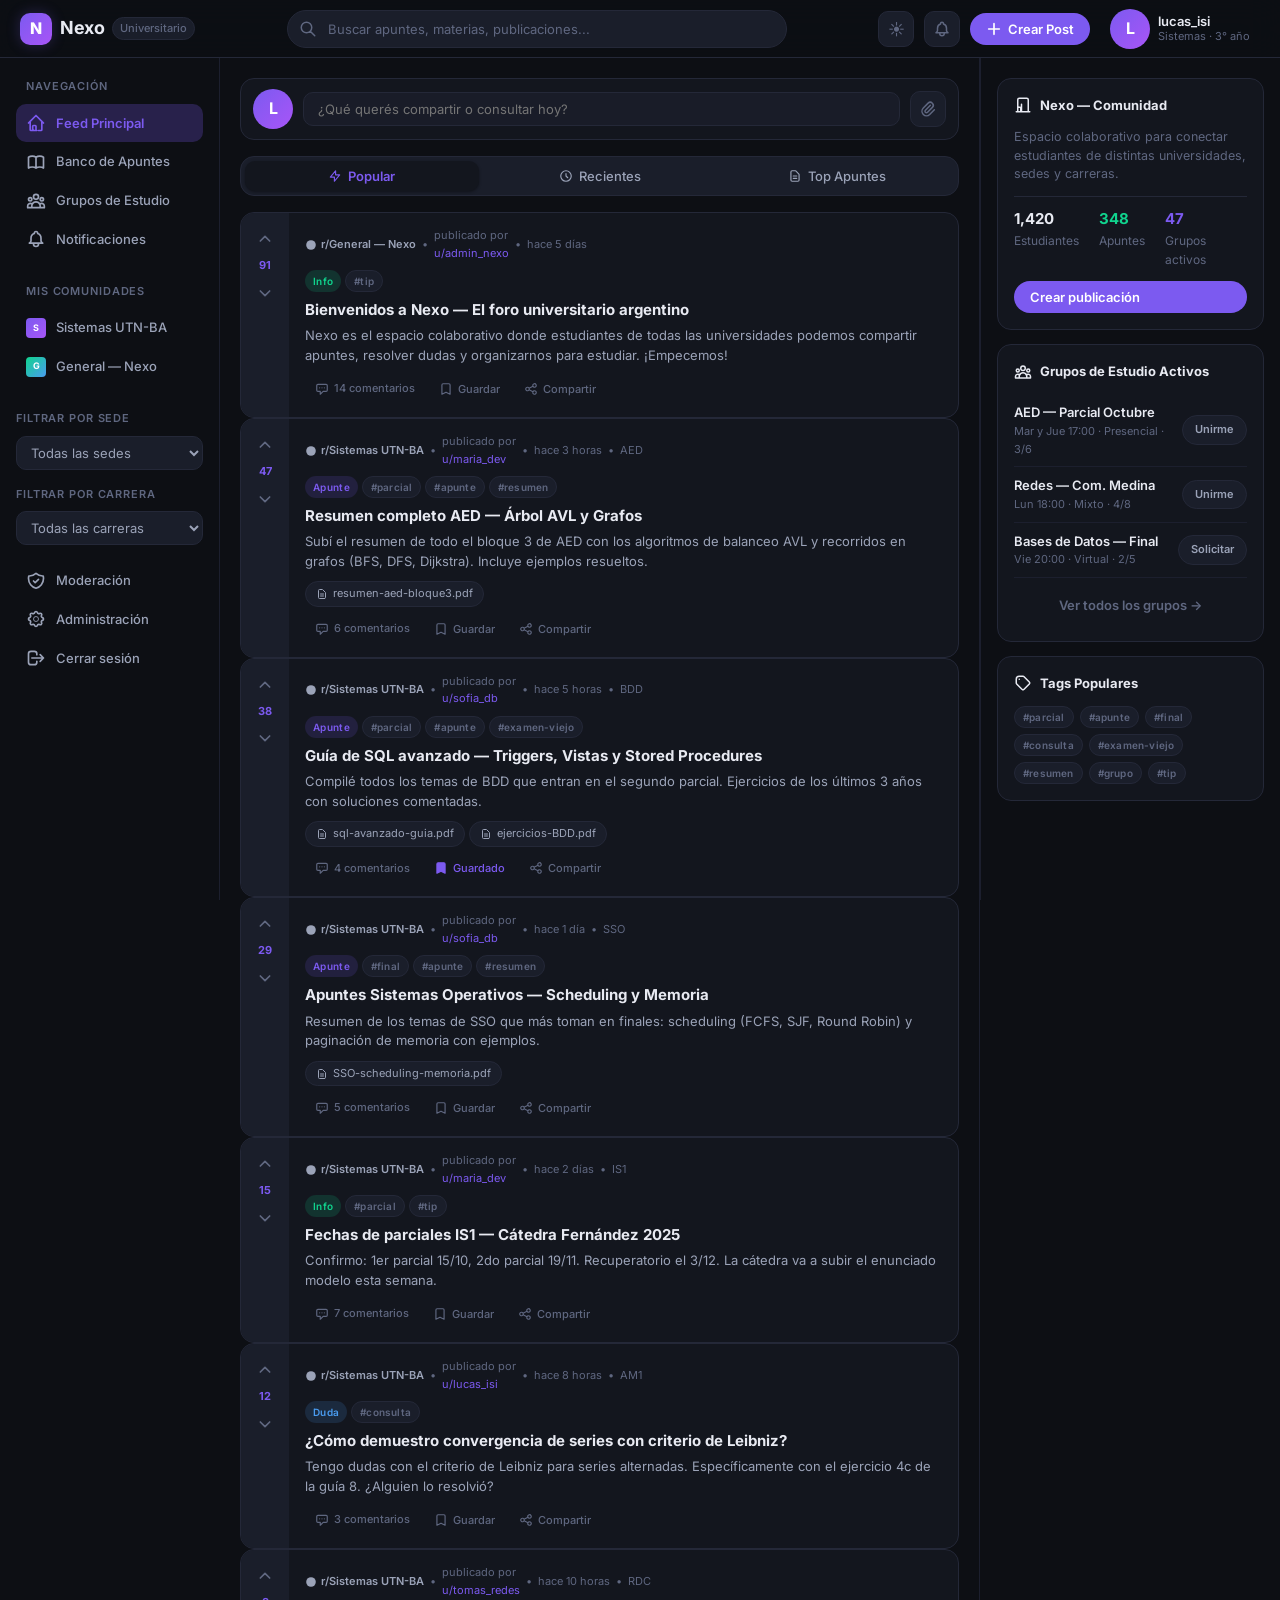
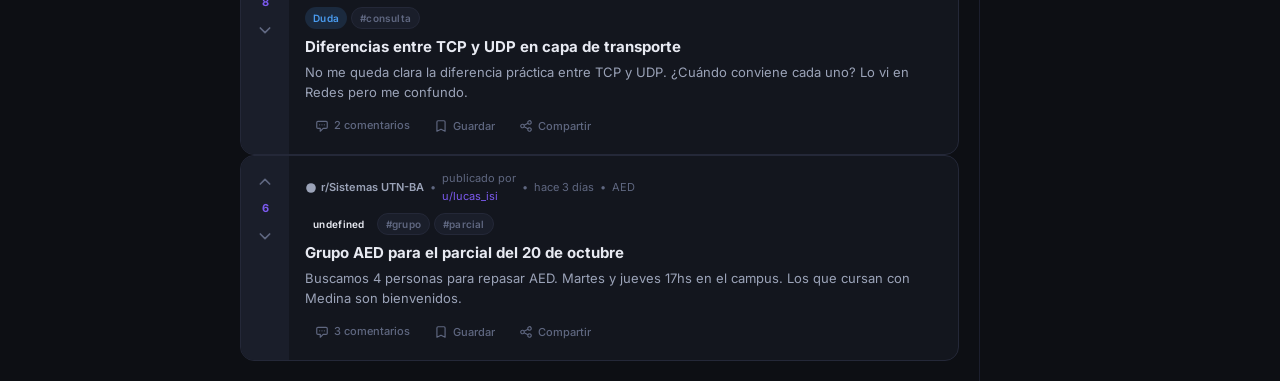
<file: public/index.html>
<!DOCTYPE html>
<html lang="es" data-theme="dark">
<head>
  <meta charset="UTF-8">
  <meta name="viewport" content="width=device-width, initial-scale=1.0">
  <title>Nexo | Feed Principal — Tu Comunidad Universitaria</title>
  <meta name="description" content="Nexo: el foro universitario argentino. Compartí apuntes, resolvé dudas y encontrá grupos de estudio.">
  <link rel="stylesheet" href="css/main.css">
  <link rel="stylesheet" href="css/components.css">
  <link rel="stylesheet" href="css/responsive.css">
</head>
<body>
<div class="app-container">

  <!-- NAVBAR -->
  <header class="navbar">
    <div class="nav-brand">
      <a href="index.html" class="brand-logo">
        <div class="brand-icon">N</div>
        <span>Nexo</span>
        <span class="brand-tag">Universitario</span>
      </a>
    </div>
    <div class="search-container">
      <div class="search-input-wrapper">
        <svg class="search-icon" width="18" height="18" fill="none" stroke="currentColor" viewBox="0 0 24 24"><path stroke-linecap="round" stroke-linejoin="round" stroke-width="2" d="M21 21l-6-6m2-5a7 7 0 11-14 0 7 7 0 0114 0z"/></svg>
        <input type="search" id="globalSearchInput" class="search-input" placeholder="Buscar apuntes, materias, publicaciones..." aria-label="Buscar en Nexo">
      </div>
    </div>
    <div class="nav-actions">
      <button id="themeToggleBtn" class="theme-toggle-btn" aria-label="Cambiar tema">🌙</button>
      <a href="notificaciones.html" class="btn-icon" aria-label="Notificaciones" title="Notificaciones">
        <svg width="18" height="18" fill="none" stroke="currentColor" viewBox="0 0 24 24"><path stroke-linecap="round" stroke-linejoin="round" stroke-width="2" d="M15 17h5l-1.405-1.405A2.032 2.032 0 0118 14.158V11a6.002 6.002 0 00-4-5.659V5a2 2 0 10-4 0v.341C7.67 6.165 6 8.388 6 11v3.159c0 .538-.214 1.055-.595 1.436L4 17h5m6 0v1a3 3 0 11-6 0v-1m6 0H9"/></svg>
      </a>
      <button id="openCreatePostBtn" class="btn btn-primary">
        <svg width="16" height="16" fill="none" stroke="currentColor" viewBox="0 0 24 24"><path stroke-linecap="round" stroke-linejoin="round" stroke-width="2.5" d="M12 4v16m8-8H4"/></svg>
        <span>Crear Post</span>
      </button>
      <a href="perfil.html" class="user-profile-btn">
        <div class="avatar">L</div>
        <div class="user-info">
          <span class="user-name">lucas_isi</span>
          <span class="user-role">Sistemas · 3° año</span>
        </div>
      </a>
    </div>
  </header>

  <!-- 3 COLUMNS -->
  <div class="main-wrapper">

    <!-- LEFT SIDEBAR -->
    <aside class="sidebar-left">
      <nav class="nav-menu" aria-label="Navegación principal">
        <span class="menu-label">Navegación</span>
        <a href="index.html" class="nav-item active" aria-current="page">
          <svg width="20" height="20" fill="none" stroke="currentColor" viewBox="0 0 24 24"><path stroke-linecap="round" stroke-linejoin="round" stroke-width="2" d="M3 12l2-2m0 0l7-7 7 7M5 10v10a1 1 0 001 1h3m10-11l2 2m-2-2v10a1 1 0 01-1 1h-3m-6 0a1 1 0 00-1-1v-4a1 1 0 011-1h2a1 1 0 011 1v4a1 1 0 001 1m-6 0h6"/></svg>
          <span>Feed Principal</span>
        </a>
        <a href="apuntes.html" class="nav-item">
          <svg width="20" height="20" fill="none" stroke="currentColor" viewBox="0 0 24 24"><path stroke-linecap="round" stroke-linejoin="round" stroke-width="2" d="M12 6.253v13m0-13C10.832 5.477 9.246 5 7.5 5S4.168 5.477 3 6.253v13C4.168 18.477 5.754 18 7.5 18s3.332.477 4.5 1.253m0-13C13.168 5.477 14.754 5 16.5 5c1.747 0 3.332.477 4.5 1.253v13C19.832 18.477 18.247 18 16.5 18c-1.746 0-3.332.477-4.5 1.253"/></svg>
          <span>Banco de Apuntes</span>
        </a>
        <a href="grupos.html" class="nav-item">
          <svg width="20" height="20" fill="none" stroke="currentColor" viewBox="0 0 24 24"><path stroke-linecap="round" stroke-linejoin="round" stroke-width="2" d="M17 20h5v-2a3 3 0 00-5.356-1.857M17 20H7m10 0v-2c0-.656-.126-1.283-.356-1.857M7 20H2v-2a3 3 0 015.356-1.857M7 20v-2c0-.656.126-1.283.356-1.857m0 0a5.002 5.002 0 019.288 0M15 7a3 3 0 11-6 0 3 3 0 016 0zm6 3a2 2 0 11-4 0 2 2 0 014 0zM7 10a2 2 0 11-4 0 2 2 0 014 0z"/></svg>
          <span>Grupos de Estudio</span>
        </a>
        <a href="notificaciones.html" class="nav-item">
          <svg width="20" height="20" fill="none" stroke="currentColor" viewBox="0 0 24 24"><path stroke-linecap="round" stroke-linejoin="round" stroke-width="2" d="M15 17h5l-1.405-1.405A2.032 2.032 0 0118 14.158V11a6.002 6.002 0 00-4-5.659V5a2 2 0 10-4 0v.341C7.67 6.165 6 8.388 6 11v3.159c0 .538-.214 1.055-.595 1.436L4 17h5m6 0v1a3 3 0 11-6 0v-1m6 0H9"/></svg>
          <span>Notificaciones</span>
        </a>
      </nav>

      <div class="nav-menu">
        <span class="menu-label">Mis Comunidades</span>
        <a href="comunidad.html?slug=sistemas-utn-ba" class="nav-item">
          <div class="avatar" style="width:20px;height:20px;font-size:9px;border-radius:4px;">S</div>
          <span>Sistemas UTN-BA</span>
        </a>
        <a href="comunidad.html?slug=general" class="nav-item">
          <div class="avatar" style="width:20px;height:20px;font-size:9px;border-radius:4px;background:linear-gradient(135deg,#10d48e,#4a9cf0);">G</div>
          <span>General — Nexo</span>
        </a>
      </div>

      <div class="sidebar-filter-box">
        <label class="menu-label" for="filterSede" style="padding:0">Filtrar por Sede</label>
        <select id="filterSede" class="filter-select"></select>
      </div>
      <div class="sidebar-filter-box">
        <label class="menu-label" for="filterCarrera" style="padding:0">Filtrar por Carrera</label>
        <select id="filterCarrera" class="filter-select"></select>
      </div>

      <div style="margin-top:16px;">
        <a href="moderacion.html" class="nav-item">
          <svg width="20" height="20" fill="none" stroke="currentColor" viewBox="0 0 24 24"><path stroke-linecap="round" stroke-linejoin="round" stroke-width="2" d="M9 12l2 2 4-4m5.618-4.016A11.955 11.955 0 0112 2.944a11.955 11.955 0 01-8.618 3.04A12.02 12.02 0 003 9c0 5.591 3.824 10.29 9 11.622 5.176-1.332 9-6.03 9-11.622 0-1.042-.133-2.052-.382-3.016z"/></svg>
          <span>Moderación</span>
        </a>
        <a href="admin.html" class="nav-item">
          <svg width="20" height="20" fill="none" stroke="currentColor" viewBox="0 0 24 24"><path stroke-linecap="round" stroke-linejoin="round" stroke-width="2" d="M10.325 4.317c.426-1.756 2.924-1.756 3.35 0a1.724 1.724 0 002.573 1.066c1.543-.94 3.31.826 2.37 2.37a1.724 1.724 0 001.065 2.572c1.756.426 1.756 2.924 0 3.35a1.724 1.724 0 00-1.066 2.573c.94 1.543-.826 3.31-2.37 2.37a1.724 1.724 0 00-2.572 1.065c-.426 1.756-2.924 1.756-3.35 0a1.724 1.724 0 00-2.573-1.066c-1.543.94-3.31-.826-2.37-2.37a1.724 1.724 0 00-1.065-2.572c-1.756-.426-1.756-2.924 0-3.35a1.724 1.724 0 001.066-2.573c-.94-1.543.826-3.31 2.37-2.37.996.608 2.296.07 2.572-1.065z"/><circle cx="12" cy="12" r="3"/></svg>
          <span>Administración</span>
        </a>
        <a href="auth.html" class="nav-item">
          <svg width="20" height="20" fill="none" stroke="currentColor" viewBox="0 0 24 24"><path stroke-linecap="round" stroke-linejoin="round" stroke-width="2" d="M17 16l4-4m0 0l-4-4m4 4H7m6 4v1a3 3 0 01-3 3H6a3 3 0 01-3-3V7a3 3 0 013-3h4a3 3 0 013 3v1"/></svg>
          <span>Cerrar sesión</span>
        </a>
      </div>
    </aside>

    <!-- FEED -->
    <main class="content-feed">
      <div class="create-post-card">
        <div class="avatar">L</div>
        <input type="text" id="triggerCreatePost" class="create-post-input" placeholder="¿Qué querés compartir o consultar hoy?" readonly aria-label="Crear publicación">
        <button class="btn-icon" title="Adjuntar apunte" onclick="document.getElementById('openCreatePostBtn').click()" aria-label="Adjuntar">
          <svg width="18" height="18" fill="none" stroke="currentColor" viewBox="0 0 24 24"><path stroke-linecap="round" stroke-linejoin="round" stroke-width="2" d="M15.172 7l-6.586 6.586a2 2 0 102.828 2.828l6.414-6.586a4 4 0 00-5.656-5.656l-6.415 6.585a6 6 0 108.486 8.486L20.5 13"/></svg>
        </button>
      </div>

      <div class="feed-tabs" role="tablist" aria-label="Ordenar publicaciones">
        <button class="tab-btn active" role="tab" aria-selected="true">
          <svg width="14" height="14" fill="none" stroke="currentColor" viewBox="0 0 24 24"><path stroke-linecap="round" stroke-linejoin="round" stroke-width="2" d="M13 10V3L4 14h7v7l9-11h-7z"/></svg>
          <span>Popular</span>
        </button>
        <button class="tab-btn" role="tab" aria-selected="false">
          <svg width="14" height="14" fill="none" stroke="currentColor" viewBox="0 0 24 24"><path stroke-linecap="round" stroke-linejoin="round" stroke-width="2" d="M12 8v4l3 3m6-3a9 9 0 11-18 0 9 9 0 0118 0z"/></svg>
          <span>Recientes</span>
        </button>
        <button class="tab-btn" role="tab" aria-selected="false">
          <svg width="14" height="14" fill="none" stroke="currentColor" viewBox="0 0 24 24"><path stroke-linecap="round" stroke-linejoin="round" stroke-width="2" d="M9 12h6m-6 4h6m2 5H7a2 2 0 01-2-2V5a2 2 0 012-2h5.586a1 1 0 01.707.293l5.414 5.414a1 1 0 01.293.707V19a2 2 0 01-2 2z"/></svg>
          <span>Top Apuntes</span>
        </button>
      </div>

      <div id="postsContainer" aria-label="Lista de publicaciones"></div>
    </main>

    <!-- RIGHT SIDEBAR -->
    <aside class="sidebar-right">
      <div class="widget-card">
        <div class="widget-title">
          <svg width="18" height="18" fill="none" stroke="currentColor" viewBox="0 0 24 24"><path stroke-linecap="round" stroke-linejoin="round" stroke-width="2" d="M19 21V5a2 2 0 00-2-2H7a2 2 0 00-2 2v16m14 0h2m-2 0h-5m-9 0H3m2 0h5m0 0h5m-5 0V11m0 10V11m-5 10v-5a1 1 0 011-1h2a1 1 0 011 1v5m-4 0h4"/></svg>
          <span>Nexo — Comunidad</span>
        </div>
        <p style="font-size:12.5px;color:var(--text-muted);line-height:1.5;margin-bottom:12px;">Espacio colaborativo para conectar estudiantes de distintas universidades, sedes y carreras.</p>
        <div style="display:flex;gap:20px;font-size:12px;border-top:1px solid var(--border-color);padding-top:10px;">
          <div><strong style="display:block;color:var(--text-main);font-size:15px;">1,420</strong><span style="color:var(--text-muted);">Estudiantes</span></div>
          <div><strong style="display:block;color:var(--accent-emerald);font-size:15px;">348</strong><span style="color:var(--text-muted);">Apuntes</span></div>
          <div><strong style="display:block;color:var(--accent-violet);font-size:15px;">47</strong><span style="color:var(--text-muted);">Grupos activos</span></div>
        </div>
        <button class="btn btn-primary" style="width:100%;margin-top:12px;" onclick="document.getElementById('openCreatePostBtn').click()">
          Crear publicación
        </button>
      </div>

      <div class="widget-card">
        <div class="widget-title">
          <svg width="18" height="18" fill="none" stroke="currentColor" viewBox="0 0 24 24"><path stroke-linecap="round" stroke-linejoin="round" stroke-width="2" d="M17 20h5v-2a3 3 0 00-5.356-1.857M17 20H7m10 0v-2c0-.656-.126-1.283-.356-1.857M7 20H2v-2a3 3 0 015.356-1.857M7 20v-2c0-.656.126-1.283.356-1.857m0 0a5.002 5.002 0 019.288 0M15 7a3 3 0 11-6 0 3 3 0 016 0zm6 3a2 2 0 11-4 0 2 2 0 014 0zM7 10a2 2 0 11-4 0 2 2 0 014 0z"/></svg>
          <span>Grupos de Estudio Activos</span>
        </div>
        <div class="widget-item">
          <div class="widget-item-info">
            <div class="widget-item-title">AED — Parcial Octubre</div>
            <div class="widget-item-sub">Mar y Jue 17:00 · Presencial · 3/6</div>
          </div>
          <a href="grupos.html" class="btn btn-secondary btn-sm">Unirme</a>
        </div>
        <div class="widget-item">
          <div class="widget-item-info">
            <div class="widget-item-title">Redes — Com. Medina</div>
            <div class="widget-item-sub">Lun 18:00 · Mixto · 4/8</div>
          </div>
          <a href="grupos.html" class="btn btn-secondary btn-sm">Unirme</a>
        </div>
        <div class="widget-item">
          <div class="widget-item-info">
            <div class="widget-item-title">Bases de Datos — Final</div>
            <div class="widget-item-sub">Vie 20:00 · Virtual · 2/5</div>
          </div>
          <a href="grupos.html" class="btn btn-secondary btn-sm">Solicitar</a>
        </div>
        <a href="grupos.html" class="btn btn-ghost" style="width:100%;margin-top:8px;justify-content:center;">Ver todos los grupos →</a>
      </div>

      <div class="widget-card">
        <div class="widget-title">
          <svg width="18" height="18" fill="none" stroke="currentColor" viewBox="0 0 24 24"><path stroke-linecap="round" stroke-linejoin="round" stroke-width="2" d="M7 7h.01M7 3h5c.512 0 1.024.195 1.414.586l7 7a2 2 0 010 2.828l-7 7a2 2 0 01-2.828 0l-7-7A2 2 0 013 12V7a4 4 0 014-4z"/></svg>
          <span>Tags Populares</span>
        </div>
        <div style="display:flex;flex-wrap:wrap;gap:6px;">
          <a class="tag" href="index.html?tag=parcial">#parcial</a>
          <a class="tag" href="index.html?tag=apunte">#apunte</a>
          <a class="tag" href="index.html?tag=final">#final</a>
          <a class="tag" href="index.html?tag=consulta">#consulta</a>
          <a class="tag" href="index.html?tag=examen-viejo">#examen-viejo</a>
          <a class="tag" href="index.html?tag=resumen">#resumen</a>
          <a class="tag" href="index.html?tag=grupo">#grupo</a>
          <a class="tag" href="index.html?tag=tip">#tip</a>
        </div>
      </div>
    </aside>

  </div>

  <!-- MOBILE NAV -->
  <nav class="mobile-bottom-nav" aria-label="Navegación móvil">
    <a href="index.html" class="mobile-nav-item active">
      <svg width="22" height="22" fill="none" stroke="currentColor" viewBox="0 0 24 24"><path stroke-linecap="round" stroke-linejoin="round" stroke-width="2" d="M3 12l2-2m0 0l7-7 7 7M5 10v10a1 1 0 001 1h3m10-11l2 2m-2-2v10a1 1 0 01-1 1h-3m-6 0a1 1 0 00-1-1v-4a1 1 0 011-1h2a1 1 0 011 1v4a1 1 0 001 1m-6 0h6"/></svg>
      <span>Inicio</span>
    </a>
    <a href="apuntes.html" class="mobile-nav-item">
      <svg width="22" height="22" fill="none" stroke="currentColor" viewBox="0 0 24 24"><path stroke-linecap="round" stroke-linejoin="round" stroke-width="2" d="M12 6.253v13m0-13C10.832 5.477 9.246 5 7.5 5S4.168 5.477 3 6.253v13C4.168 18.477 5.754 18 7.5 18s3.332.477 4.5 1.253m0-13C13.168 5.477 14.754 5 16.5 5c1.747 0 3.332.477 4.5 1.253v13C19.832 18.477 18.247 18 16.5 18c-1.746 0-3.332.477-4.5 1.253"/></svg>
      <span>Apuntes</span>
    </a>
    <a href="index.html" class="mobile-nav-item" onclick="event.preventDefault();document.getElementById('openCreatePostBtn').click()">
      <div style="width:44px;height:44px;background:var(--accent-violet);border-radius:50%;display:flex;align-items:center;justify-content:center;margin-top:-12px;box-shadow:0 0 16px var(--accent-violet-glow);">
        <svg width="22" height="22" fill="none" stroke="#fff" viewBox="0 0 24 24"><path stroke-linecap="round" stroke-linejoin="round" stroke-width="2.5" d="M12 4v16m8-8H4"/></svg>
      </div>
      <span>Crear</span>
    </a>
    <a href="grupos.html" class="mobile-nav-item">
      <svg width="22" height="22" fill="none" stroke="currentColor" viewBox="0 0 24 24"><path stroke-linecap="round" stroke-linejoin="round" stroke-width="2" d="M17 20h5v-2a3 3 0 00-5.356-1.857M17 20H7m10 0v-2c0-.656-.126-1.283-.356-1.857M7 20H2v-2a3 3 0 015.356-1.857M7 20v-2c0-.656.126-1.283.356-1.857m0 0a5.002 5.002 0 019.288 0M15 7a3 3 0 11-6 0 3 3 0 016 0zm6 3a2 2 0 11-4 0 2 2 0 014 0zM7 10a2 2 0 11-4 0 2 2 0 014 0z"/></svg>
      <span>Grupos</span>
    </a>
    <a href="perfil.html" class="mobile-nav-item">
      <svg width="22" height="22" fill="none" stroke="currentColor" viewBox="0 0 24 24"><path stroke-linecap="round" stroke-linejoin="round" stroke-width="2" d="M16 7a4 4 0 11-8 0 4 4 0 018 0zM12 14a7 7 0 00-7 7h14a7 7 0 00-7-7z"/></svg>
      <span>Perfil</span>
    </a>
  </nav>

</div>

<!-- MODAL: CREAR PUBLICACIÓN -->
<div id="createPostModal" class="modal-overlay" role="dialog" aria-modal="true" aria-labelledby="modalTitle">
  <div class="modal-card">
    <div class="modal-header">
      <h2 class="modal-title" id="modalTitle">Crear publicación</h2>
      <button class="btn-icon close-modal-btn" aria-label="Cerrar">&times;</button>
    </div>
    <form id="createPostForm">
      <div class="modal-body">
        <div class="form-group">
          <label class="form-label" for="postComunidad">Comunidad</label>
          <select id="postComunidad" class="form-select">
            <option value="1">r/Sistemas UTN-BA</option>
            <option value="4">r/General — Nexo</option>
            <option value="2">r/Electrónica UTN-BA</option>
          </select>
        </div>
        <div class="form-group">
          <label class="form-label" for="postTagSelect">Tipo de publicación</label>
          <select id="postTagSelect" class="form-select">
            <option value="apunte">📄 Apunte / Resumen</option>
            <option value="duda">❓ Duda / Consulta</option>
            <option value="informacion">ℹ️ Información</option>
            <option value="grupo_estudio">👥 Grupo de Estudio</option>
          </select>
        </div>
        <div class="form-group">
          <label class="form-label" for="postTitleInput">Título <span style="color:var(--accent-rose)">*</span></label>
          <input type="text" id="postTitleInput" class="form-input" placeholder="Ej: Resumen Parcial 2 — AED..." required maxlength="300">
        </div>
        <div class="form-group">
          <label class="form-label" for="postMateria">Materia (opcional)</label>
          <select id="postMateria" class="form-select">
            <option value="">Sin materia específica</option>
          </select>
        </div>
        <div class="form-group">
          <label class="form-label" for="postContentInput">Descripción <span style="color:var(--accent-rose)">*</span></label>
          <textarea id="postContentInput" class="form-textarea" rows="4" placeholder="Describí el contenido de tu publicación..." required></textarea>
        </div>
        <div class="form-group">
          <label class="form-label" for="postFile">Adjuntar archivo (PDF, imagen)</label>
          <input type="file" id="postFile" class="form-input" accept=".pdf,.jpg,.jpeg,.png,.webp" style="padding:6px;">
          <span class="form-hint">Máx. 10 MB · PDF, JPG, PNG, WebP</span>
        </div>
      </div>
      <div class="modal-footer">
        <button type="button" class="btn btn-secondary close-modal-btn">Cancelar</button>
        <button type="submit" class="btn btn-primary">Publicar</button>
      </div>
    </form>
  </div>
</div>

<script src="js/mock-data.js"></script>
<script src="js/app.js"></script>
<script>
  // populate materia select in modal
  const sel = document.getElementById('postMateria');
  NEXO.materias.forEach(m => {
    const o = document.createElement('option');
    o.value = m.id; o.textContent = m.nombre;
    sel.appendChild(o);
  });
</script>
</body>
</html>
</file>
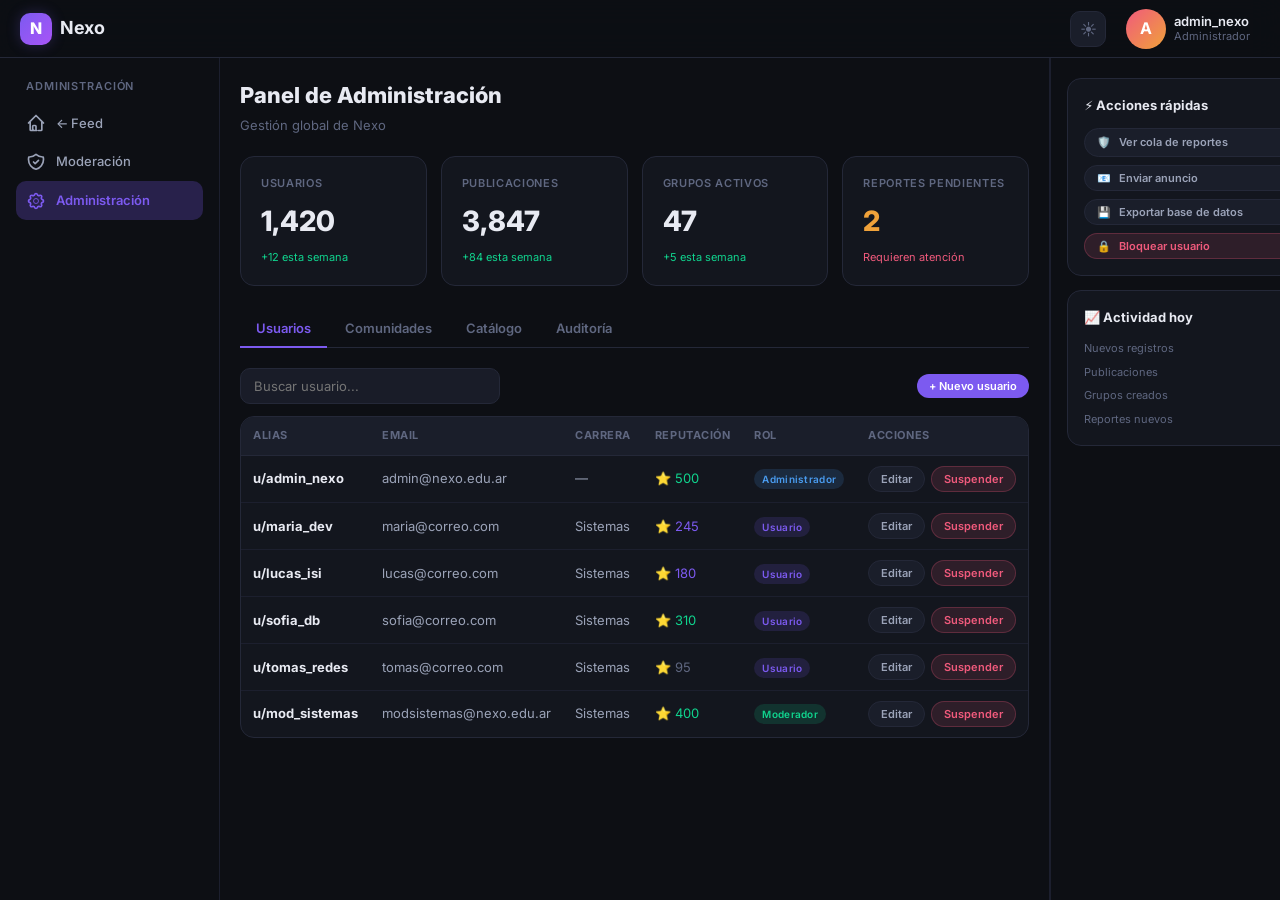
<file: public/admin.html>
<!DOCTYPE html>
<html lang="es" data-theme="dark">
<head>
  <meta charset="UTF-8">
  <meta name="viewport" content="width=device-width, initial-scale=1.0">
  <title>Nexo | Administración</title>
  <link rel="stylesheet" href="css/main.css">
  <link rel="stylesheet" href="css/components.css">
  <link rel="stylesheet" href="css/responsive.css">
  <style>
    .admin-table { width:100%; border-collapse:collapse; font-size:var(--text-sm); }
    .admin-table th { background:var(--bg-elevated); color:var(--text-muted); font-size:var(--text-xs); text-transform:uppercase; letter-spacing:0.05em; padding:10px 12px; text-align:left; border-bottom:1px solid var(--border-color); }
    .admin-table td { padding:10px 12px; border-bottom:1px solid var(--border-subtle); color:var(--text-secondary); }
    .admin-table tr:hover td { background:var(--bg-hover); }
    .admin-table tr:last-child td { border-bottom:none; }
  </style>
</head>
<body>
<div class="app-container">
  <header class="navbar">
    <div class="nav-brand"><a href="index.html" class="brand-logo"><div class="brand-icon">N</div><span>Nexo</span></a></div>
    <div class="nav-actions" style="margin-left:auto;">
      <button id="themeToggleBtn" class="theme-toggle-btn">🌙</button>
      <a href="perfil.html" class="user-profile-btn"><div class="avatar" style="background:linear-gradient(135deg,#f05a7c,#f0a23a);">A</div><div class="user-info"><span class="user-name">admin_nexo</span><span class="user-role">Administrador</span></div></a>
    </div>
  </header>
  <div class="main-wrapper">
    <aside class="sidebar-left">
      <nav class="nav-menu">
        <span class="menu-label">Administración</span>
        <a href="index.html" class="nav-item"><svg width="20" height="20" fill="none" stroke="currentColor" viewBox="0 0 24 24"><path stroke-linecap="round" stroke-linejoin="round" stroke-width="2" d="M3 12l2-2m0 0l7-7 7 7M5 10v10a1 1 0 001 1h3m10-11l2 2m-2-2v10a1 1 0 01-1 1h-3m-6 0a1 1 0 00-1-1v-4a1 1 0 011-1h2a1 1 0 011 1v4a1 1 0 001 1m-6 0h6"/></svg><span>← Feed</span></a>
        <a href="moderacion.html" class="nav-item"><svg width="20" height="20" fill="none" stroke="currentColor" viewBox="0 0 24 24"><path stroke-linecap="round" stroke-linejoin="round" stroke-width="2" d="M9 12l2 2 4-4m5.618-4.016A11.955 11.955 0 0112 2.944a11.955 11.955 0 01-8.618 3.04A12.02 12.02 0 003 9c0 5.591 3.824 10.29 9 11.622 5.176-1.332 9-6.03 9-11.622 0-1.042-.133-2.052-.382-3.016z"/></svg><span>Moderación</span></a>
        <a href="admin.html" class="nav-item active"><svg width="20" height="20" fill="none" stroke="currentColor" viewBox="0 0 24 24"><path stroke-linecap="round" stroke-linejoin="round" stroke-width="2" d="M10.325 4.317c.426-1.756 2.924-1.756 3.35 0a1.724 1.724 0 002.573 1.066c1.543-.94 3.31.826 2.37 2.37a1.724 1.724 0 001.065 2.572c1.756.426 1.756 2.924 0 3.35a1.724 1.724 0 00-1.066 2.573c.94 1.543-.826 3.31-2.37 2.37a1.724 1.724 0 00-2.572 1.065c-.426 1.756-2.924 1.756-3.35 0a1.724 1.724 0 00-2.573-1.066c-1.543.94-3.31-.826-2.37-2.37a1.724 1.724 0 00-1.065-2.572c-1.756-.426-1.756-2.924 0-3.35a1.724 1.724 0 001.066-2.573c-.94-1.543.826-3.31 2.37-2.37.996.608 2.296.07 2.572-1.065z"/><circle cx="12" cy="12" r="3"/></svg><span>Administración</span></a>
      </nav>
    </aside>
    <main class="content-feed">
      <div style="margin-bottom:20px;">
        <h1 style="font-size:var(--text-xl);font-weight:800;">Panel de Administración</h1>
        <p style="font-size:var(--text-sm);color:var(--text-muted);margin-top:2px;">Gestión global de Nexo</p>
      </div>

      <!-- Stats -->
      <div class="stats-grid" style="margin-bottom:24px;">
        <div class="stat-card"><div class="stat-label">Usuarios</div><div class="stat-value">1,420</div><div class="stat-delta">+12 esta semana</div></div>
        <div class="stat-card"><div class="stat-label">Publicaciones</div><div class="stat-value">3,847</div><div class="stat-delta">+84 esta semana</div></div>
        <div class="stat-card"><div class="stat-label">Grupos activos</div><div class="stat-value">47</div><div class="stat-delta">+5 esta semana</div></div>
        <div class="stat-card"><div class="stat-label">Reportes pendientes</div><div class="stat-value" style="color:var(--accent-amber);">2</div><div class="stat-delta negative">Requieren atención</div></div>
      </div>

      <div class="page-tabs" style="margin-bottom:20px;">
        <button class="page-tab active" data-tab="usuarios">Usuarios</button>
        <button class="page-tab" data-tab="comunidades">Comunidades</button>
        <button class="page-tab" data-tab="catalogo">Catálogo</button>
        <button class="page-tab" data-tab="auditoria">Auditoría</button>
      </div>

      <!-- Tab: Usuarios -->
      <div id="tabUsuarios">
        <div style="display:flex;justify-content:space-between;align-items:center;margin-bottom:12px;flex-wrap:wrap;gap:8px;">
          <input type="search" class="form-input" placeholder="Buscar usuario..." style="max-width:260px;" id="searchUser">
          <button class="btn btn-primary btn-sm">+ Nuevo usuario</button>
        </div>
        <div style="background:var(--bg-surface);border:1px solid var(--border-color);border-radius:var(--radius-lg);overflow:hidden;">
          <table class="admin-table" id="userTable">
            <thead><tr><th>Alias</th><th>Email</th><th>Carrera</th><th>Reputación</th><th>Rol</th><th>Acciones</th></tr></thead>
            <tbody id="userTableBody"></tbody>
          </table>
        </div>
      </div>

      <!-- Tab: Comunidades -->
      <div id="tabComunidades" style="display:none;">
        <div style="display:flex;justify-content:space-between;align-items:center;margin-bottom:12px;flex-wrap:wrap;gap:8px;">
          <span style="font-size:var(--text-sm);color:var(--text-muted);">${NEXO.comunidades?.length || 4} comunidades</span>
          <button class="btn btn-primary btn-sm">+ Nueva comunidad</button>
        </div>
        <div style="background:var(--bg-surface);border:1px solid var(--border-color);border-radius:var(--radius-lg);overflow:hidden;" id="comunidadTable"></div>
      </div>

      <!-- Tab: Catálogo -->
      <div id="tabCatalogo" style="display:none;">
        <div style="display:grid;grid-template-columns:1fr 1fr;gap:16px;">
          <div>
            <div style="display:flex;justify-content:space-between;align-items:center;margin-bottom:10px;"><h3 style="font-size:var(--text-md);font-weight:700;">Carreras</h3><button class="btn btn-primary btn-sm">+ Agregar</button></div>
            <div style="background:var(--bg-surface);border:1px solid var(--border-color);border-radius:var(--radius-lg);overflow:hidden;" id="carreraList"></div>
          </div>
          <div>
            <div style="display:flex;justify-content:space-between;align-items:center;margin-bottom:10px;"><h3 style="font-size:var(--text-md);font-weight:700;">Materias</h3><button class="btn btn-primary btn-sm">+ Agregar</button></div>
            <div style="background:var(--bg-surface);border:1px solid var(--border-color);border-radius:var(--radius-lg);overflow:hidden;" id="materiaList"></div>
          </div>
        </div>
      </div>

      <!-- Tab: Auditoría -->
      <div id="tabAuditoria" style="display:none;">
        <div style="background:var(--bg-surface);border:1px solid var(--border-color);border-radius:var(--radius-lg);overflow:hidden;">
          <table class="admin-table">
            <thead><tr><th>Moderador</th><th>Acción</th><th>Referencia</th><th>Fecha</th></tr></thead>
            <tbody id="auditBody"></tbody>
          </table>
        </div>
      </div>
    </main>
    <aside class="sidebar-right">
      <div class="widget-card">
        <div class="widget-title"><span>⚡ Acciones rápidas</span></div>
        <div style="display:flex;flex-direction:column;gap:8px;">
          <a href="moderacion.html" class="btn btn-secondary btn-sm" style="justify-content:flex-start;gap:8px;"><span>🛡️</span>Ver cola de reportes</a>
          <button class="btn btn-secondary btn-sm" style="justify-content:flex-start;gap:8px;"><span>📧</span>Enviar anuncio</button>
          <button class="btn btn-secondary btn-sm" style="justify-content:flex-start;gap:8px;"><span>💾</span>Exportar base de datos</button>
          <button class="btn btn-danger btn-sm" style="justify-content:flex-start;gap:8px;"><span>🔒</span>Bloquear usuario</button>
        </div>
      </div>
      <div class="widget-card">
        <div class="widget-title"><span>📈 Actividad hoy</span></div>
        <div style="display:flex;flex-direction:column;gap:6px;font-size:var(--text-xs);color:var(--text-muted);">
          <div style="display:flex;justify-content:space-between;"><span>Nuevos registros</span><strong style="color:var(--text-main)">8</strong></div>
          <div style="display:flex;justify-content:space-between;"><span>Publicaciones</span><strong style="color:var(--text-main)">24</strong></div>
          <div style="display:flex;justify-content:space-between;"><span>Grupos creados</span><strong style="color:var(--text-main)">3</strong></div>
          <div style="display:flex;justify-content:space-between;"><span>Reportes nuevos</span><strong style="color:var(--accent-rose)">2</strong></div>
        </div>
      </div>
    </aside>
  </div>
</div>

<script src="js/mock-data.js"></script>
<script>
  (function(){ const t=localStorage.getItem('nexo-theme')||'dark'; document.documentElement.setAttribute('data-theme',t); document.getElementById('themeToggleBtn').innerHTML=t==='dark'?'☀️':'🌙'; })();
  document.getElementById('themeToggleBtn').addEventListener('click',()=>{ const c=document.documentElement.getAttribute('data-theme'); const n=c==='dark'?'light':'dark'; document.documentElement.setAttribute('data-theme',n); localStorage.setItem('nexo-theme',n); document.getElementById('themeToggleBtn').innerHTML=n==='dark'?'☀️':'🌙'; });

  const mockUsers = [
    { alias:'admin_nexo', email:'admin@nexo.edu.ar', carrera:'—', rep:500, rol:'Administrador' },
    { alias:'maria_dev', email:'maria@correo.com', carrera:'Sistemas', rep:245, rol:'Usuario' },
    { alias:'lucas_isi', email:'lucas@correo.com', carrera:'Sistemas', rep:180, rol:'Usuario' },
    { alias:'sofia_db', email:'sofia@correo.com', carrera:'Sistemas', rep:310, rol:'Usuario' },
    { alias:'tomas_redes', email:'tomas@correo.com', carrera:'Sistemas', rep:95, rol:'Usuario' },
    { alias:'mod_sistemas', email:'modsistemas@nexo.edu.ar', carrera:'Sistemas', rep:400, rol:'Moderador' },
  ];

  const auditLog = [
    { mod:'mod_sistemas', accion:'Reporte desestimado', ref:'Publicación #4', fecha:'hace 2 días' },
    { mod:'mod_sistemas', accion:'Comentario ocultado', ref:'Comentario #2', fecha:'hace 2 horas' },
    { mod:'admin_nexo', accion:'Moderador asignado', ref:'u/mod_sistemas → Sistemas UTN-BA', fecha:'hace 5 días' },
    { mod:'admin_nexo', accion:'Comunidad creada', ref:'r/sistemas-utn-ba', fecha:'hace 7 días' },
  ];

  function renderUsers(list) {
    document.getElementById('userTableBody').innerHTML = list.map(u => `
      <tr>
        <td><strong style="color:var(--text-main)">u/${u.alias}</strong></td>
        <td>${u.email}</td>
        <td>${u.carrera}</td>
        <td><span style="color:${u.rep>300?'var(--accent-emerald)':u.rep>100?'var(--accent-violet)':'var(--text-muted)'}">⭐ ${u.rep}</span></td>
        <td><span class="post-badge ${u.rol==='Administrador'?'badge-duda':u.rol==='Moderador'?'badge-info':'badge-apunte'}">${u.rol}</span></td>
        <td style="display:flex;gap:6px;">
          <button class="btn btn-secondary btn-sm">Editar</button>
          <button class="btn btn-danger btn-sm">Suspender</button>
        </td>
      </tr>`).join('');
  }

  function renderAudit() {
    document.getElementById('auditBody').innerHTML = auditLog.map(a => `
      <tr>
        <td><strong style="color:var(--text-main)">u/${a.mod}</strong></td>
        <td>${a.accion}</td>
        <td style="color:var(--text-muted);font-size:var(--text-xs);">${a.ref}</td>
        <td style="color:var(--text-muted);font-size:var(--text-xs);">${a.fecha}</td>
      </tr>`).join('');
  }

  function renderComunidades() {
    document.getElementById('comunidadTable').innerHTML = `<table class="admin-table"><thead><tr><th>Nombre</th><th>Slug</th><th>Miembros</th><th>Acciones</th></tr></thead><tbody>` +
      NEXO.comunidades.map(c=>`<tr><td><strong style="color:var(--text-main)">${c.nombre}</strong></td><td style="color:var(--text-muted)">r/${c.slug}</td><td>${c.miembros}</td><td><button class="btn btn-secondary btn-sm">Editar</button></td></tr>`).join('') +
      `</tbody></table>`;
  }

  function renderCatalogo() {
    document.getElementById('carreraList').innerHTML = `<table class="admin-table"><thead><tr><th>Carrera</th><th></th></tr></thead><tbody>` +
      NEXO.carreras.map(c=>`<tr><td>${c.nombre}</td><td><button class="btn btn-ghost btn-sm">✏️</button></td></tr>`).join('') + `</tbody></table>`;
    document.getElementById('materiaList').innerHTML = `<table class="admin-table"><thead><tr><th>Materia</th><th>Código</th></tr></thead><tbody>` +
      NEXO.materias.map(m=>`<tr><td>${m.nombre}</td><td style="color:var(--text-muted)">${m.codigo}</td></tr>`).join('') + `</tbody></table>`;
  }

  /* Tabs */
  const tabs = { usuarios:'tabUsuarios', comunidades:'tabComunidades', catalogo:'tabCatalogo', auditoria:'tabAuditoria' };
  document.querySelectorAll('.page-tab[data-tab]').forEach(btn => btn.addEventListener('click', () => {
    document.querySelectorAll('.page-tab[data-tab]').forEach(b=>b.classList.remove('active'));
    btn.classList.add('active');
    Object.values(tabs).forEach(id => document.getElementById(id).style.display='none');
    document.getElementById(tabs[btn.dataset.tab]).style.display='';
  }));

  /* Search users */
  document.getElementById('searchUser').addEventListener('input', e => {
    const q = e.target.value.toLowerCase();
    renderUsers(mockUsers.filter(u=>u.alias.includes(q)||u.email.includes(q)));
  });

  renderUsers(mockUsers);
  renderAudit();
  renderComunidades();
  renderCatalogo();
</script>
</body>
</html>
</file>
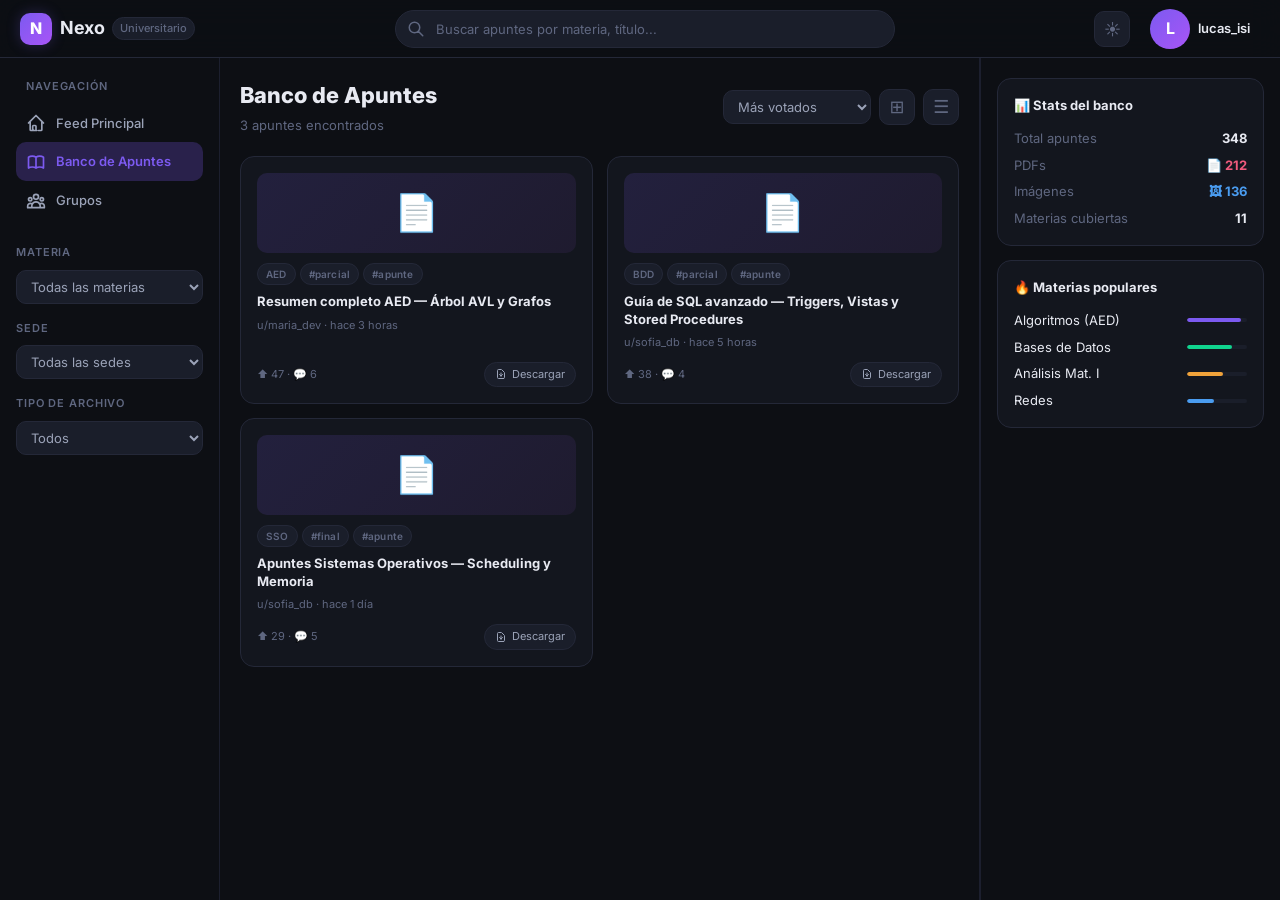
<file: public/apuntes.html>
<!DOCTYPE html>
<html lang="es" data-theme="dark">
<head>
  <meta charset="UTF-8">
  <meta name="viewport" content="width=device-width, initial-scale=1.0">
  <title>Nexo | Banco de Apuntes</title>
  <meta name="description" content="Encontrá apuntes, resúmenes y guías de estudio compartidos por la comunidad universitaria de Nexo.">
  <link rel="stylesheet" href="css/main.css">
  <link rel="stylesheet" href="css/components.css">
  <link rel="stylesheet" href="css/responsive.css">
  <style>
    .apunte-grid { display:grid; grid-template-columns:repeat(auto-fill,minmax(280px,1fr)); gap:14px; }
    .apunte-card {
      background:var(--bg-surface); border:1px solid var(--border-color);
      border-radius:var(--radius-lg); padding:16px;
      transition:border-color var(--transition-normal), box-shadow var(--transition-normal);
      display:flex; flex-direction:column; gap:10px;
    }
    .apunte-card:hover { border-color:var(--accent-violet); box-shadow:var(--shadow-md); }
    .apunte-thumb {
      height:80px; border-radius:var(--radius-md);
      background:linear-gradient(135deg, rgba(124,90,240,0.15), rgba(168,85,247,0.08));
      display:flex; align-items:center; justify-content:center; font-size:36px;
    }
  </style>
</head>
<body>
<div class="app-container">
  <header class="navbar">
    <div class="nav-brand"><a href="index.html" class="brand-logo"><div class="brand-icon">N</div><span>Nexo</span><span class="brand-tag">Universitario</span></a></div>
    <div class="search-container">
      <div class="search-input-wrapper">
        <svg class="search-icon" width="18" height="18" fill="none" stroke="currentColor" viewBox="0 0 24 24"><path stroke-linecap="round" stroke-linejoin="round" stroke-width="2" d="M21 21l-6-6m2-5a7 7 0 11-14 0 7 7 0 0114 0z"/></svg>
        <input type="search" id="globalSearchInput" class="search-input" placeholder="Buscar apuntes por materia, título...">
      </div>
    </div>
    <div class="nav-actions">
      <button id="themeToggleBtn" class="theme-toggle-btn">🌙</button>
      <a href="perfil.html" class="user-profile-btn"><div class="avatar">L</div><div class="user-info"><span class="user-name">lucas_isi</span></div></a>
    </div>
  </header>

  <div class="main-wrapper">
    <aside class="sidebar-left">
      <nav class="nav-menu">
        <span class="menu-label">Navegación</span>
        <a href="index.html" class="nav-item"><svg width="20" height="20" fill="none" stroke="currentColor" viewBox="0 0 24 24"><path stroke-linecap="round" stroke-linejoin="round" stroke-width="2" d="M3 12l2-2m0 0l7-7 7 7M5 10v10a1 1 0 001 1h3m10-11l2 2m-2-2v10a1 1 0 01-1 1h-3m-6 0a1 1 0 00-1-1v-4a1 1 0 011-1h2a1 1 0 011 1v4a1 1 0 001 1m-6 0h6"/></svg><span>Feed Principal</span></a>
        <a href="apuntes.html" class="nav-item active"><svg width="20" height="20" fill="none" stroke="currentColor" viewBox="0 0 24 24"><path stroke-linecap="round" stroke-linejoin="round" stroke-width="2" d="M12 6.253v13m0-13C10.832 5.477 9.246 5 7.5 5S4.168 5.477 3 6.253v13C4.168 18.477 5.754 18 7.5 18s3.332.477 4.5 1.253m0-13C13.168 5.477 14.754 5 16.5 5c1.747 0 3.332.477 4.5 1.253v13C19.832 18.477 18.247 18 16.5 18c-1.746 0-3.332.477-4.5 1.253"/></svg><span>Banco de Apuntes</span></a>
        <a href="grupos.html" class="nav-item"><svg width="20" height="20" fill="none" stroke="currentColor" viewBox="0 0 24 24"><path stroke-linecap="round" stroke-linejoin="round" stroke-width="2" d="M17 20h5v-2a3 3 0 00-5.356-1.857M17 20H7m10 0v-2c0-.656-.126-1.283-.356-1.857M7 20H2v-2a3 3 0 015.356-1.857M7 20v-2c0-.656.126-1.283.356-1.857m0 0a5.002 5.002 0 019.288 0M15 7a3 3 0 11-6 0 3 3 0 016 0zm6 3a2 2 0 11-4 0 2 2 0 014 0zM7 10a2 2 0 11-4 0 2 2 0 014 0z"/></svg><span>Grupos</span></a>
      </nav>
      <div class="sidebar-filter-box">
        <label class="menu-label" for="filterAMat" style="padding:0">Materia</label>
        <select id="filterAMat" class="filter-select"></select>
      </div>
      <div class="sidebar-filter-box">
        <label class="menu-label" for="filterASede" style="padding:0">Sede</label>
        <select id="filterASede" class="filter-select"></select>
      </div>
      <div class="sidebar-filter-box">
        <label class="menu-label" for="filterATipo" style="padding:0">Tipo de archivo</label>
        <select id="filterATipo" class="filter-select">
          <option value="">Todos</option>
          <option value="pdf">PDF</option>
          <option value="imagen">Imagen</option>
          <option value="ninguno">Sin archivo</option>
        </select>
      </div>
    </aside>

    <main class="content-feed">
      <div style="display:flex;align-items:center;justify-content:space-between;margin-bottom:20px;flex-wrap:wrap;gap:12px;">
        <div>
          <h1 style="font-size:var(--text-xl);font-weight:800;">Banco de Apuntes</h1>
          <p style="font-size:var(--text-sm);color:var(--text-muted);margin-top:2px;" id="resultCount">Cargando...</p>
        </div>
        <div style="display:flex;gap:8px;align-items:center;">
          <select id="sortApuntes" class="filter-select" style="width:auto;">
            <option value="votos">Más votados</option>
            <option value="reciente">Más recientes</option>
            <option value="comentarios">Más comentados</option>
          </select>
          <button id="viewGrid" class="btn-icon" title="Vista cuadrícula" aria-label="Vista cuadrícula">⊞</button>
          <button id="viewList" class="btn-icon" title="Vista lista" aria-label="Vista lista">☰</button>
        </div>
      </div>

      <div id="apuntesContainer" class="apunte-grid"></div>

      <div class="pagination" id="pagination"></div>
    </main>

    <aside class="sidebar-right">
      <div class="widget-card">
        <div class="widget-title"><span>📊 Stats del banco</span></div>
        <div style="display:flex;flex-direction:column;gap:6px;font-size:var(--text-sm);">
          <div style="display:flex;justify-content:space-between;"><span style="color:var(--text-muted)">Total apuntes</span><strong>348</strong></div>
          <div style="display:flex;justify-content:space-between;"><span style="color:var(--text-muted)">PDFs</span><strong style="color:var(--accent-rose)">📄 212</strong></div>
          <div style="display:flex;justify-content:space-between;"><span style="color:var(--text-muted)">Imágenes</span><strong style="color:var(--accent-blue)">🖼 136</strong></div>
          <div style="display:flex;justify-content:space-between;"><span style="color:var(--text-muted)">Materias cubiertas</span><strong>11</strong></div>
        </div>
      </div>
      <div class="widget-card">
        <div class="widget-title"><span>🔥 Materias populares</span></div>
        <div style="display:flex;flex-direction:column;gap:6px;">
          <div style="display:flex;justify-content:space-between;align-items:center;font-size:var(--text-sm);">
            <span>Algoritmos (AED)</span>
            <div style="width:60px;height:4px;background:var(--bg-elevated);border-radius:2px;overflow:hidden;"><div style="width:90%;height:100%;background:var(--accent-violet);border-radius:2px;"></div></div>
          </div>
          <div style="display:flex;justify-content:space-between;align-items:center;font-size:var(--text-sm);">
            <span>Bases de Datos</span>
            <div style="width:60px;height:4px;background:var(--bg-elevated);border-radius:2px;overflow:hidden;"><div style="width:75%;height:100%;background:var(--accent-emerald);border-radius:2px;"></div></div>
          </div>
          <div style="display:flex;justify-content:space-between;align-items:center;font-size:var(--text-sm);">
            <span>Análisis Mat. I</span>
            <div style="width:60px;height:4px;background:var(--bg-elevated);border-radius:2px;overflow:hidden;"><div style="width:60%;height:100%;background:var(--accent-amber);border-radius:2px;"></div></div>
          </div>
          <div style="display:flex;justify-content:space-between;align-items:center;font-size:var(--text-sm);">
            <span>Redes</span>
            <div style="width:60px;height:4px;background:var(--bg-elevated);border-radius:2px;overflow:hidden;"><div style="width:45%;height:100%;background:var(--accent-blue);border-radius:2px;"></div></div>
          </div>
        </div>
      </div>
    </aside>
  </div>

  <nav class="mobile-bottom-nav">
    <a href="index.html" class="mobile-nav-item"><svg width="22" height="22" fill="none" stroke="currentColor" viewBox="0 0 24 24"><path stroke-linecap="round" stroke-linejoin="round" stroke-width="2" d="M3 12l2-2m0 0l7-7 7 7M5 10v10a1 1 0 001 1h3m10-11l2 2m-2-2v10a1 1 0 01-1 1h-3m-6 0a1 1 0 00-1-1v-4a1 1 0 011-1h2a1 1 0 011 1v4a1 1 0 001 1m-6 0h6"/></svg><span>Inicio</span></a>
    <a href="apuntes.html" class="mobile-nav-item active"><svg width="22" height="22" fill="none" stroke="currentColor" viewBox="0 0 24 24"><path stroke-linecap="round" stroke-linejoin="round" stroke-width="2" d="M12 6.253v13m0-13C10.832 5.477 9.246 5 7.5 5S4.168 5.477 3 6.253v13C4.168 18.477 5.754 18 7.5 18s3.332.477 4.5 1.253m0-13C13.168 5.477 14.754 5 16.5 5c1.747 0 3.332.477 4.5 1.253v13C19.832 18.477 18.247 18 16.5 18c-1.746 0-3.332.477-4.5 1.253"/></svg><span>Apuntes</span></a>
    <a href="grupos.html" class="mobile-nav-item"><svg width="22" height="22" fill="none" stroke="currentColor" viewBox="0 0 24 24"><path stroke-linecap="round" stroke-linejoin="round" stroke-width="2" d="M17 20h5v-2a3 3 0 00-5.356-1.857M17 20H7m10 0v-2c0-.656-.126-1.283-.356-1.857M7 20H2v-2a3 3 0 015.356-1.857M7 20v-2c0-.656.126-1.283.356-1.857m0 0a5.002 5.002 0 019.288 0M15 7a3 3 0 11-6 0 3 3 0 016 0zm6 3a2 2 0 11-4 0 2 2 0 014 0zM7 10a2 2 0 11-4 0 2 2 0 014 0z"/></svg><span>Grupos</span></a>
    <a href="perfil.html" class="mobile-nav-item"><svg width="22" height="22" fill="none" stroke="currentColor" viewBox="0 0 24 24"><path stroke-linecap="round" stroke-linejoin="round" stroke-width="2" d="M16 7a4 4 0 11-8 0 4 4 0 018 0zM12 14a7 7 0 00-7 7h14a7 7 0 00-7-7z"/></svg><span>Perfil</span></a>
  </nav>
</div>

<script src="js/mock-data.js"></script>
<script>
  (function(){ const t=localStorage.getItem('nexo-theme')||'dark'; document.documentElement.setAttribute('data-theme',t); document.getElementById('themeToggleBtn').innerHTML=t==='dark'?'☀️':'🌙'; })();
  document.getElementById('themeToggleBtn').addEventListener('click',()=>{ const c=document.documentElement.getAttribute('data-theme'); const n=c==='dark'?'light':'dark'; document.documentElement.setAttribute('data-theme',n); localStorage.setItem('nexo-theme',n); document.getElementById('themeToggleBtn').innerHTML=n==='dark'?'☀️':'🌙'; });

  const FILE_EMOJI = { pdf:'📄', imagen:'🖼️', ninguno:'📝' };
  const apuntes = NEXO.posts.filter(p=>p.tipo==='apunte');
  let viewMode = 'grid';
  let currentPage = 1;
  const PER_PAGE = 6;

  function fileType(p) {
    if (!p.archivos.length) return 'ninguno';
    const m = p.archivos[0].tipo;
    return m === 'pdf' ? 'pdf' : 'imagen';
  }

  function renderCard(p) {
    const ft = fileType(p);
    if (viewMode === 'grid') {
      return `
      <div class="apunte-card">
        <div class="apunte-thumb">${FILE_EMOJI[ft]}</div>
        <div>
          <div class="post-tags"><span class="tag">${p.materia||'General'}</span>${p.tags.slice(0,2).map(t=>`<span class="tag">#${t}</span>`).join('')}</div>
          <a href="post.html?id=${p.id}" style="font-size:var(--text-sm);font-weight:700;color:var(--text-main);display:block;margin:6px 0;line-height:1.35;">${p.titulo}</a>
          <div style="font-size:var(--text-xs);color:var(--text-muted);">u/${p.autor} · ${p.hace}</div>
        </div>
        <div style="display:flex;align-items:center;gap:8px;margin-top:auto;">
          <span style="font-size:var(--text-xs);color:var(--text-muted);">⬆️ ${p.votos} · 💬 ${p.comentarios}</span>
          <span style="flex:1"></span>
          ${p.archivos.length ? `<a class="file-pill" href="#"><svg width="12" height="12" fill="none" stroke="currentColor" viewBox="0 0 24 24"><path stroke-linecap="round" stroke-linejoin="round" stroke-width="2" d="M12 10v6m0 0l-3-3m3 3l3-3m2 8H7a2 2 0 01-2-2V5a2 2 0 012-2h5.586a1 1 0 01.707.293l5.414 5.414a1 1 0 01.293.707V19a2 2 0 01-2 2z"/></svg>Descargar</a>` : ''}
        </div>
      </div>`;
    } else {
      return `
      <div class="post-card">
        <div class="vote-col"><span class="vote-count positive">${p.votos}</span></div>
        <div class="post-content">
          <div class="post-tags"><span class="tag">${p.materia||'General'}</span>${p.tags.slice(0,2).map(t=>`<span class="tag">#${t}</span>`).join('')}</div>
          <div class="post-title"><a href="post.html?id=${p.id}">${p.titulo}</a></div>
          <div class="post-excerpt">${p.descripcion}</div>
          <div class="post-actions">
            <span style="font-size:var(--text-xs);color:var(--text-muted);">u/${p.autor} · ${p.hace}</span>
            ${p.archivos.length ? `<a class="file-pill" href="#" style="margin-left:auto;"><svg width="12" height="12" fill="none" stroke="currentColor" viewBox="0 0 24 24"><path stroke-linecap="round" stroke-linejoin="round" stroke-width="2" d="M12 10v6m0 0l-3-3m3 3l3-3m2 8H7a2 2 0 01-2-2V5a2 2 0 012-2h5.586a1 1 0 01.707.293l5.414 5.414a1 1 0 01.293.707V19a2 2 0 01-2 2z"/></svg>${p.archivos[0].nombre}</a>` : ''}
          </div>
        </div>
      </div>`;
    }
  }

  function applyFilters() {
    const mat  = document.getElementById('filterAMat').value;
    const sede = document.getElementById('filterASede').value;
    const tipo = document.getElementById('filterATipo').value;
    const sort = document.getElementById('sortApuntes').value;
    const q    = document.getElementById('globalSearchInput').value.toLowerCase();

    let list = apuntes.filter(p => {
      if (mat  && p.materia !== NEXO.materias.find(m=>m.id==mat)?.nombre) return false;
      if (sede && p.sede !== NEXO.sedes.find(s=>s.id==sede)?.nombre) return false;
      if (tipo && fileType(p) !== tipo) return false;
      if (q && !p.titulo.toLowerCase().includes(q) && !p.descripcion.toLowerCase().includes(q)) return false;
      return true;
    });

    if (sort==='votos') list.sort((a,b)=>b.votos-a.votos);
    else if (sort==='reciente') list.sort((a,b)=>b.id-a.id);
    else if (sort==='comentarios') list.sort((a,b)=>b.comentarios-a.comentarios);

    document.getElementById('resultCount').textContent = `${list.length} apunte${list.length!==1?'s':''} encontrado${list.length!==1?'s':''}`;

    // Pagination
    const total = list.length;
    const pages = Math.ceil(total/PER_PAGE);
    if (currentPage > pages) currentPage = 1;
    const slice = list.slice((currentPage-1)*PER_PAGE, currentPage*PER_PAGE);

    const c = document.getElementById('apuntesContainer');
    c.className = viewMode==='grid' ? 'apunte-grid' : '';
    c.style.display = viewMode==='list'?'flex':'';
    c.style.flexDirection = viewMode==='list'?'column':'';
    c.style.gap = '14px';
    c.innerHTML = slice.length ? slice.map(renderCard).join('') : '<div class="empty-state" style="grid-column:1/-1"><div class="empty-icon">📭</div><div class="empty-title">Sin apuntes</div><div class="empty-desc">Sé el primero en compartir un apunte para esta materia.</div></div>';

    // Pagination controls
    const pag = document.getElementById('pagination');
    if (pages <= 1) { pag.innerHTML=''; return; }
    pag.innerHTML = `
      <button class="page-btn" onclick="changePage(${currentPage-1})" ${currentPage===1?'disabled':''}>‹</button>
      ${Array.from({length:pages},(_,i)=>`<button class="page-btn ${i+1===currentPage?'active':''}" onclick="changePage(${i+1})">${i+1}</button>`).join('')}
      <button class="page-btn" onclick="changePage(${currentPage+1})" ${currentPage===pages?'disabled':''}>›</button>`;
  }

  function changePage(p) { currentPage=p; applyFilters(); window.scrollTo({top:0,behavior:'smooth'}); }

  // Populate filter selects
  const mSel=document.getElementById('filterAMat'); mSel.innerHTML='<option value="">Todas las materias</option>'; NEXO.materias.forEach(m=>{const o=document.createElement('option');o.value=m.id;o.textContent=m.nombre;mSel.appendChild(o);});
  const sSel=document.getElementById('filterASede'); sSel.innerHTML='<option value="">Todas las sedes</option>'; NEXO.sedes.forEach(s=>{const o=document.createElement('option');o.value=s.id;o.textContent=s.nombre;sSel.appendChild(o);});

  ['filterAMat','filterASede','filterATipo','sortApuntes'].forEach(id=>document.getElementById(id).addEventListener('change',()=>{currentPage=1;applyFilters();}));
  document.getElementById('globalSearchInput').addEventListener('input',()=>{currentPage=1;applyFilters();});

  document.getElementById('viewGrid').addEventListener('click',()=>{ viewMode='grid'; applyFilters(); });
  document.getElementById('viewList').addEventListener('click',()=>{ viewMode='list'; applyFilters(); });

  applyFilters();
</script>
</body>
</html>
</file>
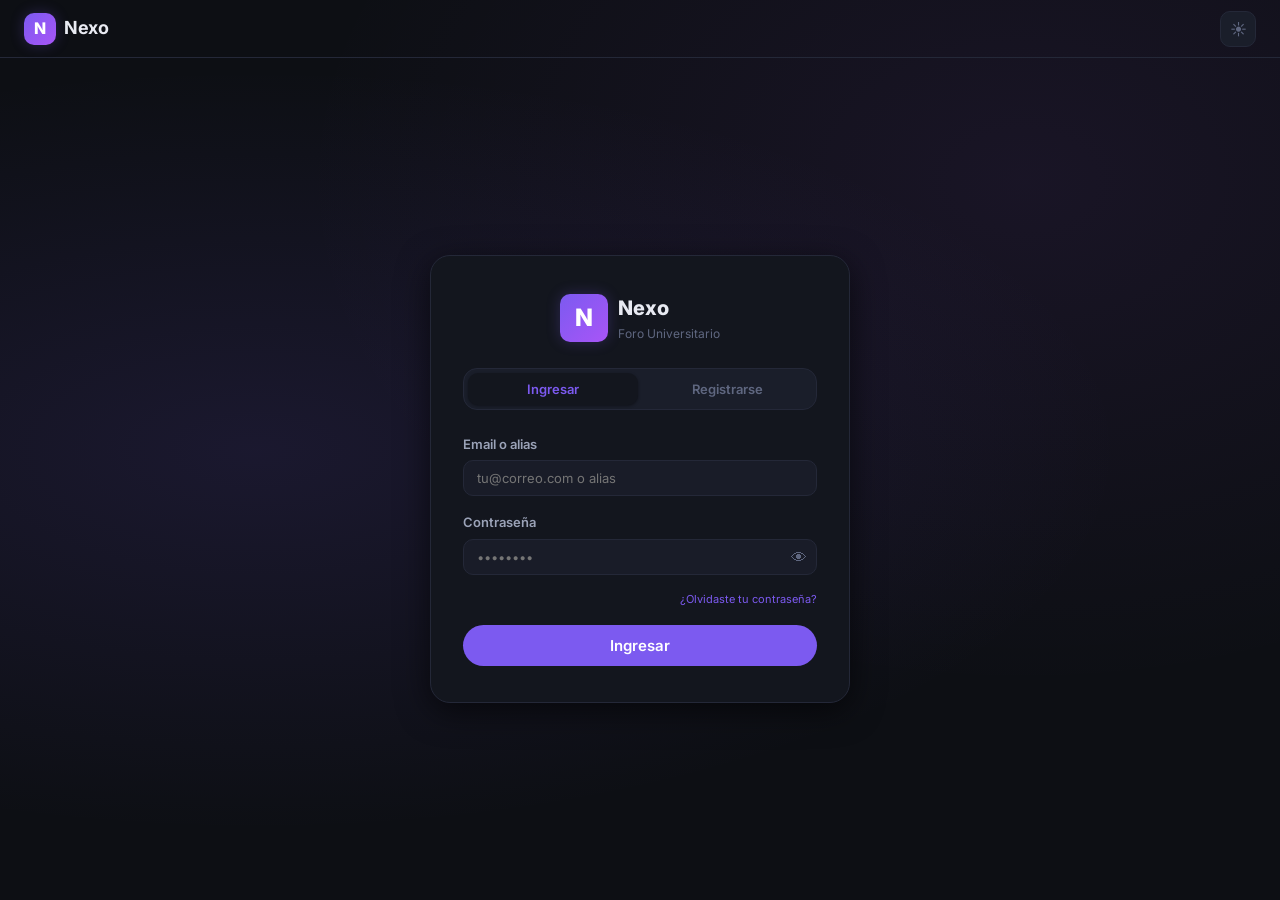
<file: public/auth.html>
<!DOCTYPE html>
<html lang="es" data-theme="dark">
<head>
  <meta charset="UTF-8">
  <meta name="viewport" content="width=device-width, initial-scale=1.0">
  <title>Nexo | Acceso y Registro</title>
  <meta name="description" content="Ingresá o creá tu cuenta en Nexo, el foro universitario argentino.">
  <link rel="stylesheet" href="css/main.css">
  <link rel="stylesheet" href="css/components.css">
  <link rel="stylesheet" href="css/responsive.css">
  <style>
    .auth-bg {
      min-height:100vh; display:flex; flex-direction:column;
      background: radial-gradient(ellipse at 20% 50%, rgba(124,90,240,0.12) 0%, transparent 60%),
                  radial-gradient(ellipse at 80% 20%, rgba(168,85,247,0.08) 0%, transparent 50%),
                  var(--bg-base);
    }
    .auth-nav {
      display:flex; align-items:center; justify-content:space-between;
      padding:0 24px; height:58px;
      border-bottom:1px solid var(--border-color);
    }
    .auth-main { flex:1; display:flex; align-items:center; justify-content:center; padding:40px 20px; }
    .tab-switch {
      display:flex; background:var(--bg-elevated); border:1px solid var(--border-color);
      border-radius:var(--radius-lg); padding:4px; margin-bottom:24px; gap:4px;
    }
    .tab-switch-btn {
      flex:1; padding:8px; border:none; background:none;
      border-radius:var(--radius-md); font-size:var(--text-sm); font-weight:600;
      color:var(--text-muted); cursor:pointer;
      transition:background var(--transition-fast), color var(--transition-fast);
    }
    .tab-switch-btn.active {
      background:var(--bg-surface); color:var(--accent-violet);
      box-shadow:var(--shadow-sm);
    }
    .panel { display:none; flex-direction:column; gap:16px; }
    .panel.active { display:flex; }
  </style>
</head>
<body>
<div class="auth-bg">
  <nav class="auth-nav">
    <a href="index.html" class="brand-logo">
      <div class="brand-icon">N</div>
      <span style="font-weight:700;font-size:18px;color:var(--text-main);">Nexo</span>
    </a>
    <button id="themeToggleBtn" class="theme-toggle-btn" aria-label="Cambiar tema">🌙</button>
  </nav>

  <main class="auth-main">
    <div class="auth-card">
      <div class="auth-logo">
        <div class="brand-icon" style="width:48px;height:48px;font-size:24px;">N</div>
        <div>
          <div style="font-size:20px;font-weight:800;color:var(--text-main);">Nexo</div>
          <div style="font-size:12px;color:var(--text-muted);">Foro Universitario</div>
        </div>
      </div>

      <div class="tab-switch" role="tablist">
        <button class="tab-switch-btn active" id="tabLogin" role="tab" aria-selected="true" aria-controls="panelLogin">Ingresar</button>
        <button class="tab-switch-btn" id="tabRegister" role="tab" aria-selected="false" aria-controls="panelRegister">Registrarse</button>
      </div>

      <!-- LOGIN -->
      <div class="panel active" id="panelLogin" role="tabpanel">
        <div id="loginAlert" style="display:none"></div>
        <form id="loginForm" class="auth-form" novalidate>
          <div class="form-group">
            <label class="form-label" for="loginEmail">Email o alias</label>
            <input type="text" id="loginEmail" class="form-input" placeholder="tu@correo.com o alias" autocomplete="username" required>
          </div>
          <div class="form-group">
            <label class="form-label" for="loginPassword">Contraseña</label>
            <div style="position:relative">
              <input type="password" id="loginPassword" class="form-input" placeholder="••••••••" autocomplete="current-password" required style="padding-right:42px">
              <button type="button" id="toggleLoginPwd" style="position:absolute;right:10px;top:50%;transform:translateY(-50%);background:none;border:none;color:var(--text-muted);cursor:pointer;font-size:16px;" aria-label="Mostrar contraseña">👁</button>
            </div>
          </div>
          <div style="display:flex;justify-content:flex-end">
            <a href="#" id="forgotLink" style="font-size:var(--text-xs);color:var(--accent-violet);">¿Olvidaste tu contraseña?</a>
          </div>
          <button type="submit" class="btn btn-primary btn-lg" style="width:100%;justify-content:center;">Ingresar</button>
        </form>
        <div id="forgotPanel" style="display:none;flex-direction:column;gap:12px;">
          <div class="alert alert-info">Ingresá tu email y te enviamos un enlace de recuperación.</div>
          <div class="form-group">
            <label class="form-label" for="recoverEmail">Email</label>
            <input type="email" id="recoverEmail" class="form-input" placeholder="tu@correo.com">
          </div>
          <button class="btn btn-primary" style="width:100%;justify-content:center;" onclick="showAlert('loginAlert','success','¡Enviado! Revisá tu correo.')">Enviar enlace</button>
          <button class="btn btn-ghost" style="width:100%;justify-content:center;" onclick="document.getElementById('forgotPanel').style.display='none';document.getElementById('loginForm').style.display='flex'">← Volver</button>
        </div>
      </div>

      <!-- REGISTER -->
      <div class="panel" id="panelRegister" role="tabpanel">
        <div id="registerAlert" style="display:none"></div>
        <form id="registerForm" class="auth-form" novalidate>
          <div style="display:grid;grid-template-columns:1fr 1fr;gap:12px;">
            <div class="form-group">
              <label class="form-label" for="regNombre">Nombre</label>
              <input type="text" id="regNombre" class="form-input" placeholder="Tu nombre" required>
            </div>
            <div class="form-group">
              <label class="form-label" for="regAlias">Alias <span style="color:var(--accent-rose)">*</span></label>
              <input type="text" id="regAlias" class="form-input" placeholder="sin_espacios" pattern="[a-zA-Z0-9_]+" required>
            </div>
          </div>
          <div class="form-group">
            <label class="form-label" for="regEmail">Email <span style="color:var(--accent-rose)">*</span></label>
            <input type="email" id="regEmail" class="form-input" placeholder="tu@correo.com" autocomplete="email" required>
          </div>
          <div class="form-group">
            <label class="form-label" for="regPassword">Contraseña <span style="color:var(--accent-rose)">*</span></label>
            <div style="position:relative">
              <input type="password" id="regPassword" class="form-input" placeholder="Mínimo 8 caracteres" autocomplete="new-password" required style="padding-right:42px">
              <button type="button" id="toggleRegPwd" style="position:absolute;right:10px;top:50%;transform:translateY(-50%);background:none;border:none;color:var(--text-muted);cursor:pointer;font-size:16px;" aria-label="Mostrar contraseña">👁</button>
            </div>
            <div class="strength-bar" aria-label="Fortaleza de contraseña">
              <div class="strength-seg" id="s1"></div>
              <div class="strength-seg" id="s2"></div>
              <div class="strength-seg" id="s3"></div>
              <div class="strength-seg" id="s4"></div>
            </div>
          </div>
          <div class="form-group">
            <label class="form-label" for="regConfirm">Confirmar contraseña <span style="color:var(--accent-rose)">*</span></label>
            <input type="password" id="regConfirm" class="form-input" placeholder="Repetí tu contraseña" autocomplete="new-password" required>
          </div>
          <div class="form-group">
            <label class="form-label" for="regCarrera">Carrera (opcional)</label>
            <select id="regCarrera" class="form-select">
              <option value="">Seleccionar carrera...</option>
            </select>
          </div>
          <div class="form-group">
            <label class="form-label" for="regSede">Sede (opcional)</label>
            <select id="regSede" class="form-select">
              <option value="">Seleccionar sede...</option>
            </select>
          </div>
          <div style="display:flex;align-items:flex-start;gap:8px;font-size:var(--text-xs);color:var(--text-muted);">
            <input type="checkbox" id="regTerms" style="margin-top:2px;accent-color:var(--accent-violet);" required>
            <label for="regTerms">Acepto los <a href="#" style="color:var(--accent-violet)">Términos de uso</a> y la <a href="#" style="color:var(--accent-violet)">Política de privacidad</a></label>
          </div>
          <button type="submit" class="btn btn-primary btn-lg" style="width:100%;justify-content:center;">Crear cuenta</button>
        </form>
      </div>
    </div>
  </main>
</div>

<script src="js/mock-data.js"></script>
<script>
  /* Theme */
  (function(){ const t=localStorage.getItem('nexo-theme')||'dark'; document.documentElement.setAttribute('data-theme',t); document.getElementById('themeToggleBtn').innerHTML=t==='dark'?'☀️':'🌙'; })();
  document.getElementById('themeToggleBtn').addEventListener('click',()=>{ const c=document.documentElement.getAttribute('data-theme'); const n=c==='dark'?'light':'dark'; document.documentElement.setAttribute('data-theme',n); localStorage.setItem('nexo-theme',n); document.getElementById('themeToggleBtn').innerHTML=n==='dark'?'☀️':'🌙'; });

  /* Tab switch */
  function showPanel(name) {
    ['Login','Register'].forEach(p => {
      document.getElementById('panel'+p).classList.toggle('active', p===name);
      document.getElementById('tab'+p).classList.toggle('active', p===name);
      document.getElementById('tab'+p).setAttribute('aria-selected', p===name);
    });
  }
  document.getElementById('tabLogin').addEventListener('click', ()=>showPanel('Login'));
  document.getElementById('tabRegister').addEventListener('click', ()=>showPanel('Register'));

  /* Forgot password */
  document.getElementById('forgotLink').addEventListener('click', e=>{
    e.preventDefault();
    document.getElementById('loginForm').style.display='none';
    document.getElementById('forgotPanel').style.display='flex';
  });

  /* Toggle password visibility */
  ['Login','Reg'].forEach(prefix => {
    const btn = document.getElementById('toggle'+prefix+'Pwd');
    if (!btn) return;
    const inp = document.getElementById(prefix.toLowerCase()+'Password') || document.getElementById(prefix.toLowerCase()+'password');
    btn?.addEventListener('click', ()=>{
      const field = document.getElementById(prefix==='Login'?'loginPassword':'regPassword');
      field.type = field.type==='password'?'text':'password';
    });
  });

  /* Password strength */
  document.getElementById('regPassword').addEventListener('input', function(){
    const v = this.value;
    let score = 0;
    if (v.length >= 8) score++;
    if (/[A-Z]/.test(v)) score++;
    if (/[0-9]/.test(v)) score++;
    if (/[^A-Za-z0-9]/.test(v)) score++;
    const cls = score<=1?'weak':score<=2?'medium':'strong';
    [1,2,3,4].forEach(i => {
      const s = document.getElementById('s'+i);
      s.className = 'strength-seg' + (i<=score?' '+cls:'');
    });
  });

  /* Alert helper */
  function showAlert(id, type, msg) {
    const el = document.getElementById(id);
    el.className = 'alert alert-'+type;
    el.textContent = msg;
    el.style.display = 'flex';
  }

  /* Populate selects */
  const cSel = document.getElementById('regCarrera');
  NEXO.carreras.forEach(c => { const o=document.createElement('option'); o.value=c.id; o.textContent=c.nombre; cSel.appendChild(o); });
  const sSel = document.getElementById('regSede');
  NEXO.sedes.forEach(s => { const o=document.createElement('option'); o.value=s.id; o.textContent=s.nombre; sSel.appendChild(o); });

  /* Login */
  document.getElementById('loginForm').addEventListener('submit', e=>{
    e.preventDefault();
    const email = document.getElementById('loginEmail').value.trim();
    const pwd   = document.getElementById('loginPassword').value;
    if (!email||!pwd) return showAlert('loginAlert','warning','Completá todos los campos.');
    showAlert('loginAlert','info','Verificando...');
    setTimeout(()=>{ window.location.href='index.html'; }, 800);
  });

  /* Register */
  document.getElementById('registerForm').addEventListener('submit', e=>{
    e.preventDefault();
    const alias   = document.getElementById('regAlias').value.trim();
    const email   = document.getElementById('regEmail').value.trim();
    const pwd     = document.getElementById('regPassword').value;
    const confirm = document.getElementById('regConfirm').value;
    const terms   = document.getElementById('regTerms').checked;
    if (!alias||!email||!pwd) return showAlert('registerAlert','warning','Completá los campos obligatorios.');
    if (pwd !== confirm) return showAlert('registerAlert','danger','Las contraseñas no coinciden.');
    if (!terms) return showAlert('registerAlert','warning','Aceptá los términos para continuar.');
    if (!/^[a-zA-Z0-9_]+$/.test(alias)) return showAlert('registerAlert','danger','El alias solo puede tener letras, números y _.');
    showAlert('registerAlert','success','¡Cuenta creada! Revisá tu email para verificarla.');
    setTimeout(()=>{ window.location.href='index.html'; }, 1200);
  });
</script>
</body>
</html>
</file>
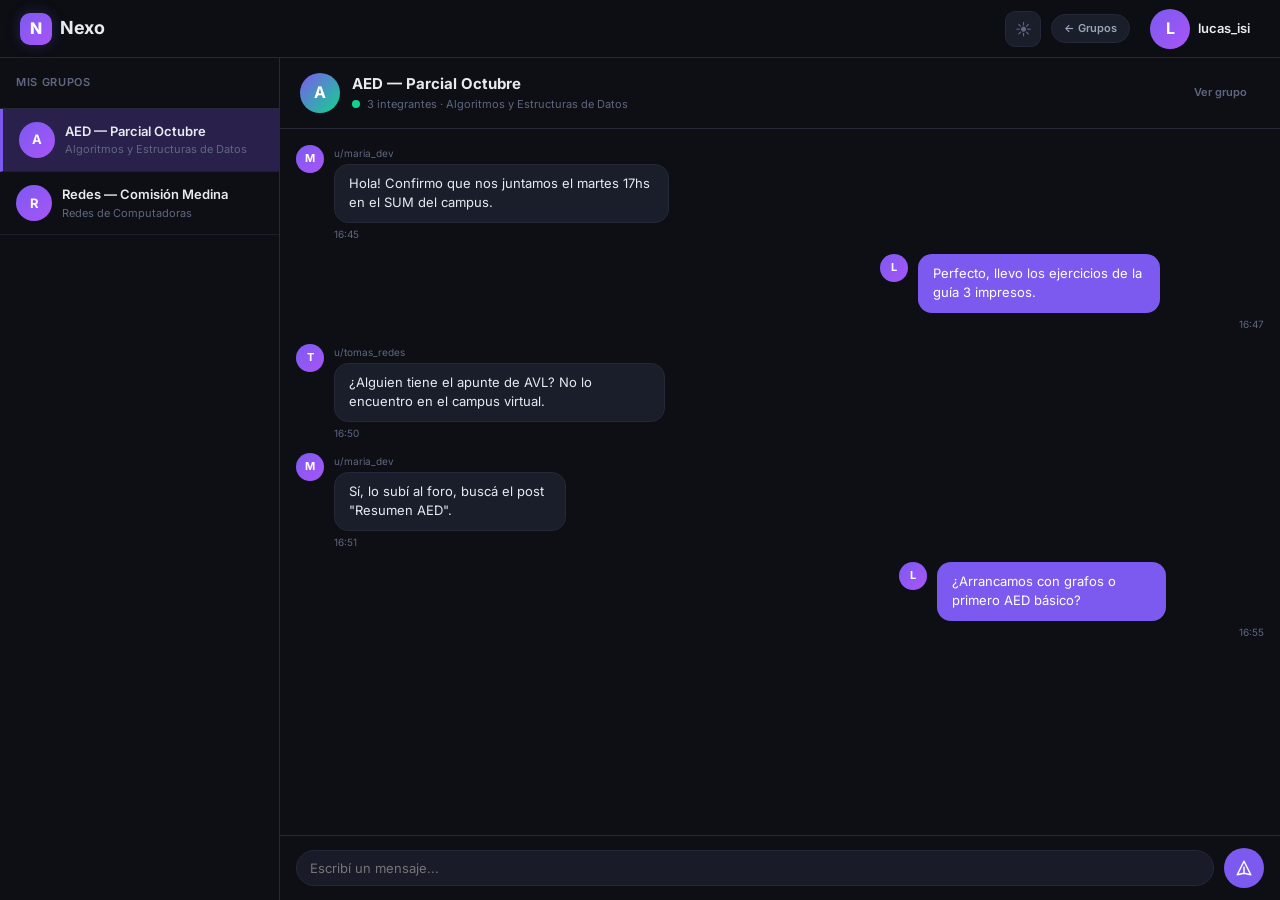
<file: public/chat.html>
<!DOCTYPE html>
<html lang="es" data-theme="dark">
<head>
  <meta charset="UTF-8">
  <meta name="viewport" content="width=device-width, initial-scale=1.0">
  <title>Nexo | Chat del Grupo</title>
  <meta name="description" content="Chat interno del grupo de estudio en Nexo.">
  <link rel="stylesheet" href="css/main.css">
  <link rel="stylesheet" href="css/components.css">
  <link rel="stylesheet" href="css/responsive.css">
  <style>
    .chat-layout { display:flex; height:calc(100vh - var(--navbar-height)); overflow:hidden; }
    .chat-sidebar { width:280px; border-right:1px solid var(--border-color); display:flex; flex-direction:column; flex-shrink:0; }
    .chat-sidebar-header { padding:16px; border-bottom:1px solid var(--border-color); }
    .chat-group-list { flex:1; overflow-y:auto; }
    .chat-group-item { display:flex; align-items:center; gap:10px; padding:12px 16px; cursor:pointer; transition:background var(--transition-fast); border-bottom:1px solid var(--border-subtle); }
    .chat-group-item:hover { background:var(--bg-hover); }
    .chat-group-item.active { background:var(--accent-violet-glow); border-left:3px solid var(--accent-violet); }
    .chat-group-info { flex:1; min-width:0; }
    .chat-group-name { font-size:var(--text-sm); font-weight:600; color:var(--text-main); white-space:nowrap; overflow:hidden; text-overflow:ellipsis; }
    .chat-group-preview { font-size:var(--text-xs); color:var(--text-muted); white-space:nowrap; overflow:hidden; text-overflow:ellipsis; }
    .chat-main { flex:1; display:flex; flex-direction:column; min-width:0; }
    .chat-header { padding:14px 20px; border-bottom:1px solid var(--border-color); display:flex; align-items:center; gap:12px; flex-shrink:0; }
    .chat-header-info { flex:1; min-width:0; }
    .chat-title { font-size:var(--text-md); font-weight:700; color:var(--text-main); }
    .chat-subtitle { font-size:var(--text-xs); color:var(--text-muted); }
    .online-dot { width:8px; height:8px; border-radius:50%; background:var(--accent-emerald); display:inline-block; margin-right:4px; }
    .send-btn { width:40px; height:40px; border-radius:var(--radius-full); background:var(--accent-violet); border:none; display:flex; align-items:center; justify-content:center; cursor:pointer; flex-shrink:0; transition:background var(--transition-fast); }
    .send-btn:hover { background:var(--accent-violet-hover); }
    @media(max-width:640px){ .chat-sidebar{display:none;} }
  </style>
</head>
<body>
<div class="app-container">
  <header class="navbar">
    <div class="nav-brand">
      <a href="index.html" class="brand-logo">
        <div class="brand-icon">N</div>
        <span>Nexo</span>
      </a>
    </div>
    <div class="nav-actions" style="margin-left:auto;">
      <button id="themeToggleBtn" class="theme-toggle-btn">🌙</button>
      <a href="grupos.html" class="btn btn-secondary btn-sm">← Grupos</a>
      <a href="perfil.html" class="user-profile-btn">
        <div class="avatar">L</div>
        <div class="user-info"><span class="user-name">lucas_isi</span></div>
      </a>
    </div>
  </header>

  <div class="chat-layout">
    <!-- Grupos sidebar -->
    <div class="chat-sidebar">
      <div class="chat-sidebar-header">
        <div style="font-size:var(--text-xs);font-weight:600;letter-spacing:0.06em;text-transform:uppercase;color:var(--text-muted);">Mis Grupos</div>
      </div>
      <div class="chat-group-list" id="chatGroupList"></div>
    </div>

    <!-- Chat principal -->
    <div class="chat-main">
      <div class="chat-header">
        <div class="avatar" style="background:linear-gradient(135deg,#7c5af0,#10d48e);">A</div>
        <div class="chat-header-info">
          <div class="chat-title" id="chatTitle">AED — Parcial Octubre</div>
          <div class="chat-subtitle"><span class="online-dot"></span> <span id="chatMembers">3 integrantes</span> · <span id="chatMateria">Algoritmos y Estructuras de Datos</span></div>
        </div>
        <a href="grupos.html" class="btn btn-ghost btn-sm">Ver grupo</a>
      </div>

      <div class="chat-messages" id="chatMessages" aria-live="polite" aria-label="Mensajes del grupo"></div>

      <form class="chat-input-bar" id="chatForm">
        <input type="text" id="chatInput" class="form-input" placeholder="Escribí un mensaje..." autocomplete="off" maxlength="1000" aria-label="Mensaje">
        <button type="submit" class="send-btn" aria-label="Enviar">
          <svg width="18" height="18" fill="none" stroke="#fff" viewBox="0 0 24 24"><path stroke-linecap="round" stroke-linejoin="round" stroke-width="2" d="M12 19l9 2-9-18-9 18 9-2zm0 0v-8"/></svg>
        </button>
      </form>
    </div>
  </div>
</div>

<script src="js/mock-data.js"></script>
<script>
  (function(){ const t=localStorage.getItem('nexo-theme')||'dark'; document.documentElement.setAttribute('data-theme',t); document.getElementById('themeToggleBtn').innerHTML=t==='dark'?'☀️':'🌙'; })();
  document.getElementById('themeToggleBtn').addEventListener('click',()=>{ const c=document.documentElement.getAttribute('data-theme'); const n=c==='dark'?'light':'dark'; document.documentElement.setAttribute('data-theme',n); localStorage.setItem('nexo-theme',n); document.getElementById('themeToggleBtn').innerHTML=n==='dark'?'☀️':'🌙'; });

  const myGrupos = NEXO.grupos.filter(g=>g.miembro);
  let activeGrupoId = 1;

  function renderGroupList() {
    const c = document.getElementById('chatGroupList');
    c.innerHTML = myGrupos.map(g => `
      <div class="chat-group-item ${g.id===activeGrupoId?'active':''}" data-id="${g.id}">
        <div class="avatar" style="width:36px;height:36px;font-size:13px;">${g.nombre[0]}</div>
        <div class="chat-group-info">
          <div class="chat-group-name">${g.nombre}</div>
          <div class="chat-group-preview">${g.materia}</div>
        </div>
      </div>`).join('');
    document.querySelectorAll('.chat-group-item').forEach(el => el.addEventListener('click', () => {
      activeGrupoId = Number(el.dataset.id);
      loadChat();
    }));
  }

  function formatTime(t) {
    const now = new Date();
    return `${now.getHours().toString().padStart(2,'0')}:${now.getMinutes().toString().padStart(2,'0')}`;
  }

  function renderMsg(m) {
    const own = m.propio;
    return `
    <div class="chat-msg ${own?'own':''}">
      ${!own ? `<div class="avatar sm">${m.inicial}</div>` : ''}
      <div>
        ${!own ? `<div style="font-size:10px;color:var(--text-muted);margin-bottom:3px;${own?'text-align:right':''}">u/${m.autor}</div>` : ''}
        <div class="chat-bubble">${escHtml(m.texto)}</div>
        <div class="chat-time">${m.hora}</div>
      </div>
      ${own ? `<div class="avatar sm">${m.inicial}</div>` : ''}
    </div>`;
  }

  function escHtml(s) { return s.replace(/&/g,'&amp;').replace(/</g,'&lt;').replace(/>/g,'&gt;'); }

  function scrollBottom() {
    const c = document.getElementById('chatMessages');
    c.scrollTop = c.scrollHeight;
  }

  function loadChat() {
    const g = NEXO.grupos.find(x=>x.id===activeGrupoId);
    if (!g) return;
    document.getElementById('chatTitle').textContent = g.nombre;
    document.getElementById('chatMateria').textContent = g.materia;
    document.getElementById('chatMembers').textContent = `${g.cupo_actual} integrantes`;
    renderGroupList();
    const msgs = (NEXO.mensajes||[]).filter(m=>m.grupo_id===activeGrupoId);
    document.getElementById('chatMessages').innerHTML = msgs.length
      ? msgs.map(renderMsg).join('')
      : `<div class="empty-state"><div class="empty-icon">💬</div><div class="empty-title">Sin mensajes</div><div class="empty-desc">¡Sé el primero en escribir!</div></div>`;
    scrollBottom();
  }

  document.getElementById('chatForm').addEventListener('submit', e => {
    e.preventDefault();
    const inp = document.getElementById('chatInput');
    const txt = inp.value.trim();
    if (!txt) return;
    const newMsg = { id:Date.now(), grupo_id:activeGrupoId, autor:NEXO.currentUser.alias, inicial:NEXO.currentUser.inicial, texto:txt, hora:formatTime(), propio:true };
    if (!NEXO.mensajes) NEXO.mensajes = [];
    NEXO.mensajes.push(newMsg);
    const c = document.getElementById('chatMessages');
    const empty = c.querySelector('.empty-state');
    if (empty) c.innerHTML = '';
    c.insertAdjacentHTML('beforeend', renderMsg(newMsg));
    inp.value = '';
    scrollBottom();
  });

  renderGroupList();
  loadChat();
</script>
</body>
</html>
</file>
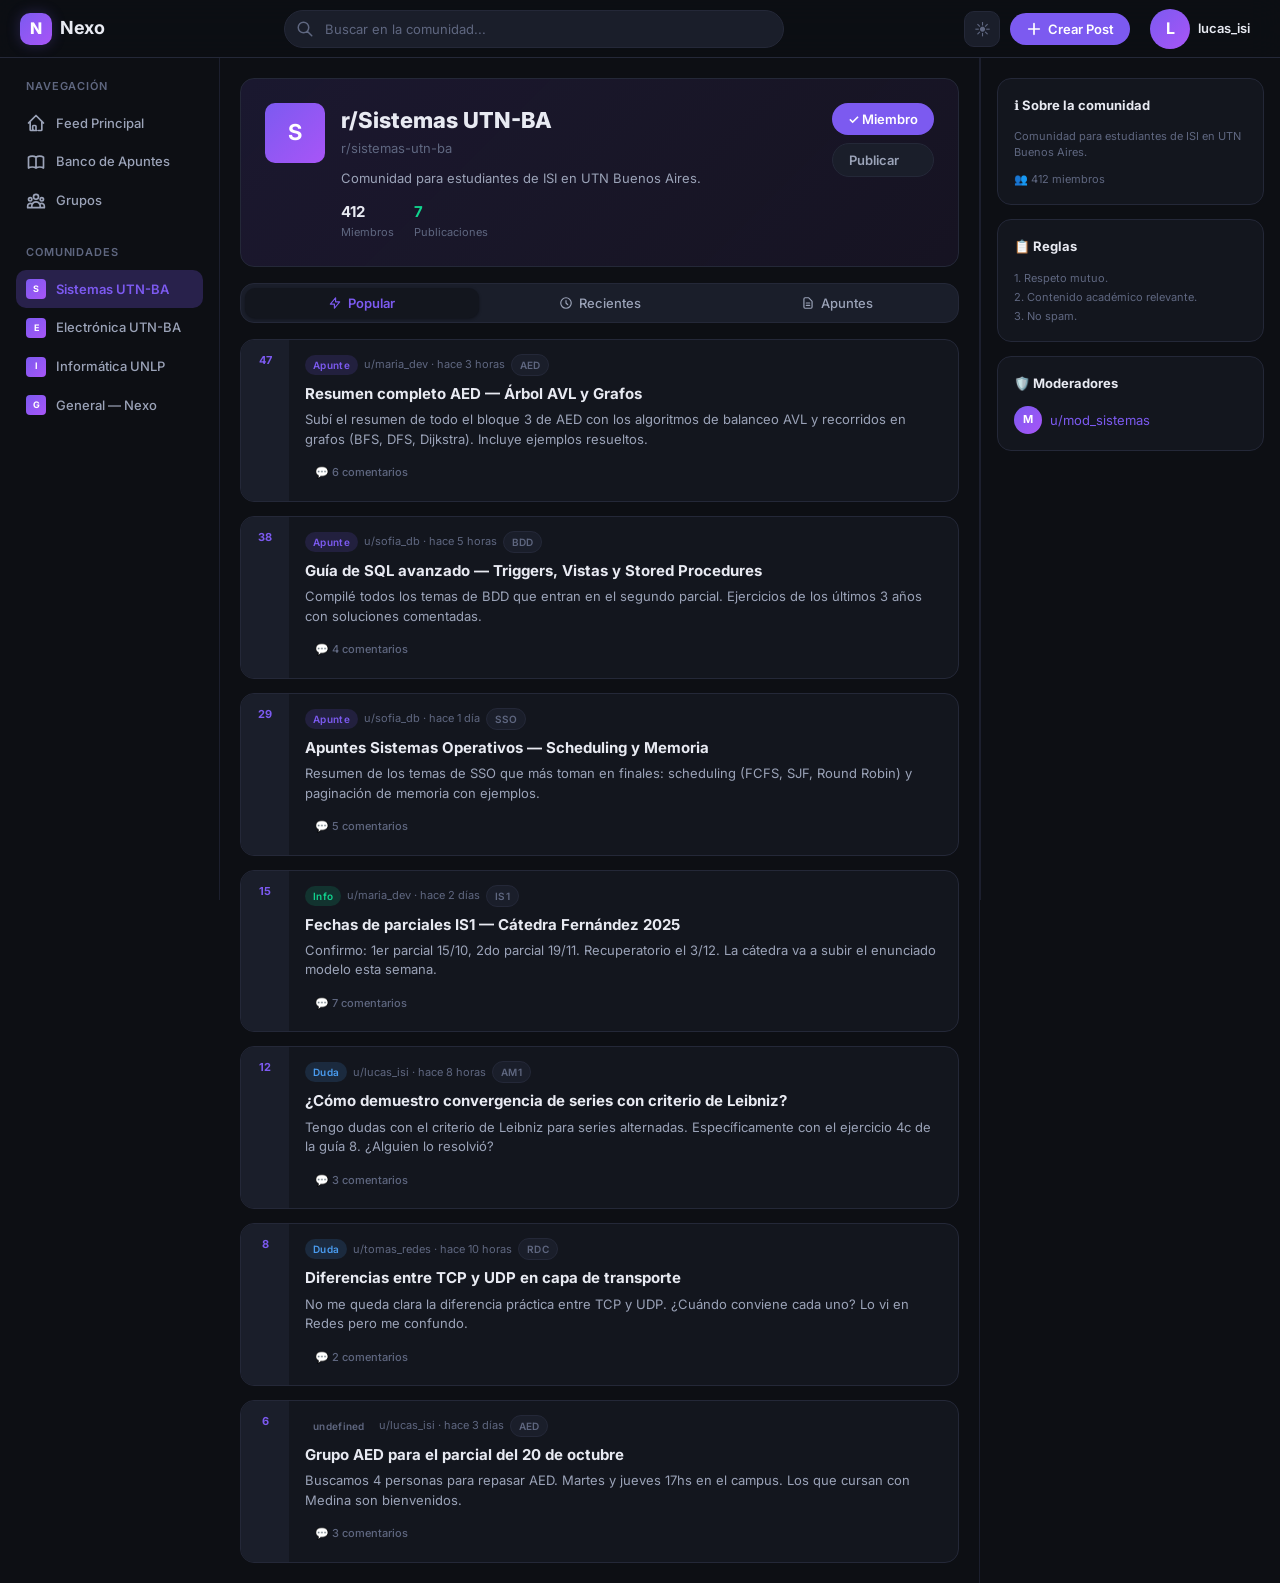
<file: public/comunidad.html>
<!DOCTYPE html>
<html lang="es" data-theme="dark">
<head>
  <meta charset="UTF-8">
  <meta name="viewport" content="width=device-width, initial-scale=1.0">
  <title>Nexo | Comunidad</title>
  <link rel="stylesheet" href="css/main.css">
  <link rel="stylesheet" href="css/components.css">
  <link rel="stylesheet" href="css/responsive.css">
</head>
<body>
<div class="app-container">
  <header class="navbar">
    <div class="nav-brand"><a href="index.html" class="brand-logo"><div class="brand-icon">N</div><span>Nexo</span></a></div>
    <div class="search-container"><div class="search-input-wrapper"><svg class="search-icon" width="18" height="18" fill="none" stroke="currentColor" viewBox="0 0 24 24"><path stroke-linecap="round" stroke-linejoin="round" stroke-width="2" d="M21 21l-6-6m2-5a7 7 0 11-14 0 7 7 0 0114 0z"/></svg><input type="search" id="globalSearchInput" class="search-input" placeholder="Buscar en la comunidad..."></div></div>
    <div class="nav-actions">
      <button id="themeToggleBtn" class="theme-toggle-btn">🌙</button>
      <button id="openCreatePostBtn" class="btn btn-primary"><svg width="16" height="16" fill="none" stroke="currentColor" viewBox="0 0 24 24"><path stroke-linecap="round" stroke-linejoin="round" stroke-width="2.5" d="M12 4v16m8-8H4"/></svg><span>Crear Post</span></button>
      <a href="perfil.html" class="user-profile-btn"><div class="avatar">L</div><div class="user-info"><span class="user-name">lucas_isi</span></div></a>
    </div>
  </header>

  <div class="main-wrapper">
    <aside class="sidebar-left">
      <nav class="nav-menu">
        <span class="menu-label">Navegación</span>
        <a href="index.html" class="nav-item"><svg width="20" height="20" fill="none" stroke="currentColor" viewBox="0 0 24 24"><path stroke-linecap="round" stroke-linejoin="round" stroke-width="2" d="M3 12l2-2m0 0l7-7 7 7M5 10v10a1 1 0 001 1h3m10-11l2 2m-2-2v10a1 1 0 01-1 1h-3m-6 0a1 1 0 00-1-1v-4a1 1 0 011-1h2a1 1 0 011 1v4a1 1 0 001 1m-6 0h6"/></svg><span>Feed Principal</span></a>
        <a href="apuntes.html" class="nav-item"><svg width="20" height="20" fill="none" stroke="currentColor" viewBox="0 0 24 24"><path stroke-linecap="round" stroke-linejoin="round" stroke-width="2" d="M12 6.253v13m0-13C10.832 5.477 9.246 5 7.5 5S4.168 5.477 3 6.253v13C4.168 18.477 5.754 18 7.5 18s3.332.477 4.5 1.253m0-13C13.168 5.477 14.754 5 16.5 5c1.747 0 3.332.477 4.5 1.253v13C19.832 18.477 18.247 18 16.5 18c-1.746 0-3.332.477-4.5 1.253"/></svg><span>Banco de Apuntes</span></a>
        <a href="grupos.html" class="nav-item"><svg width="20" height="20" fill="none" stroke="currentColor" viewBox="0 0 24 24"><path stroke-linecap="round" stroke-linejoin="round" stroke-width="2" d="M17 20h5v-2a3 3 0 00-5.356-1.857M17 20H7m10 0v-2c0-.656-.126-1.283-.356-1.857M7 20H2v-2a3 3 0 015.356-1.857M7 20v-2c0-.656.126-1.283.356-1.857m0 0a5.002 5.002 0 019.288 0M15 7a3 3 0 11-6 0 3 3 0 016 0zm6 3a2 2 0 11-4 0 2 2 0 014 0zM7 10a2 2 0 11-4 0 2 2 0 014 0z"/></svg><span>Grupos</span></a>
      </nav>
      <div class="nav-menu" style="margin-top:8px;">
        <span class="menu-label">Comunidades</span>
        <div id="comunidadNavList"></div>
      </div>
    </aside>

    <main class="content-feed">
      <div class="community-header" id="communityHeader"></div>

      <div class="feed-tabs">
        <button class="tab-btn active"><svg width="14" height="14" fill="none" stroke="currentColor" viewBox="0 0 24 24"><path stroke-linecap="round" stroke-linejoin="round" stroke-width="2" d="M13 10V3L4 14h7v7l9-11h-7z"/></svg><span>Popular</span></button>
        <button class="tab-btn"><svg width="14" height="14" fill="none" stroke="currentColor" viewBox="0 0 24 24"><path stroke-linecap="round" stroke-linejoin="round" stroke-width="2" d="M12 8v4l3 3m6-3a9 9 0 11-18 0 9 9 0 0118 0z"/></svg><span>Recientes</span></button>
        <button class="tab-btn"><svg width="14" height="14" fill="none" stroke="currentColor" viewBox="0 0 24 24"><path stroke-linecap="round" stroke-linejoin="round" stroke-width="2" d="M9 12h6m-6 4h6m2 5H7a2 2 0 01-2-2V5a2 2 0 012-2h5.586a1 1 0 01.707.293l5.414 5.414a1 1 0 01.293.707V19a2 2 0 01-2 2z"/></svg><span>Apuntes</span></button>
      </div>

      <div id="communityFeed" style="display:flex;flex-direction:column;gap:14px;"></div>
    </main>

    <aside class="sidebar-right">
      <div class="widget-card" id="communityInfo"></div>
      <div class="widget-card" id="communityRules"></div>
      <div class="widget-card" id="communityMods"></div>
    </aside>
  </div>
</div>

<!-- Create post modal (reutilizado) -->
<div id="createPostModal" class="modal-overlay" role="dialog" aria-modal="true">
  <div class="modal-card">
    <div class="modal-header"><h2 class="modal-title">Crear publicación</h2><button class="btn-icon close-modal-btn">&times;</button></div>
    <form id="createPostForm">
      <div class="modal-body">
        <div class="form-group"><label class="form-label" for="postTagSelect">Tipo</label><select id="postTagSelect" class="form-select"><option value="apunte">📄 Apunte</option><option value="duda">❓ Duda</option><option value="informacion">ℹ️ Info</option><option value="grupo_estudio">👥 Grupo</option></select></div>
        <div class="form-group"><label class="form-label" for="postTitleInput">Título *</label><input type="text" id="postTitleInput" class="form-input" required></div>
        <div class="form-group"><label class="form-label" for="postContentInput">Descripción *</label><textarea id="postContentInput" class="form-textarea" rows="4" required></textarea></div>
      </div>
      <div class="modal-footer"><button type="button" class="btn btn-secondary close-modal-btn">Cancelar</button><button type="submit" class="btn btn-primary">Publicar</button></div>
    </form>
  </div>
</div>

<script src="js/mock-data.js"></script>
<script>
  (function(){ const t=localStorage.getItem('nexo-theme')||'dark'; document.documentElement.setAttribute('data-theme',t); document.getElementById('themeToggleBtn').innerHTML=t==='dark'?'☀️':'🌙'; })();
  document.getElementById('themeToggleBtn').addEventListener('click',()=>{ const c=document.documentElement.getAttribute('data-theme'); const n=c==='dark'?'light':'dark'; document.documentElement.setAttribute('data-theme',n); localStorage.setItem('nexo-theme',n); document.getElementById('themeToggleBtn').innerHTML=n==='dark'?'☀️':'🌙'; });

  const params = new URLSearchParams(location.search);
  const slug = params.get('slug') || 'sistemas-utn-ba';
  const com = NEXO.comunidades.find(c=>c.slug===slug) || NEXO.comunidades[0];

  // Nav list
  document.getElementById('comunidadNavList').innerHTML = NEXO.comunidades.map(c=>`
    <a href="comunidad.html?slug=${c.slug}" class="nav-item ${c.slug===slug?'active':''}">
      <div class="avatar" style="width:20px;height:20px;font-size:9px;border-radius:4px;">${c.nombre[0]}</div>
      <span>${c.nombre}</span>
    </a>`).join('');

  // Header
  document.getElementById('communityHeader').innerHTML = `
    <div style="display:flex;align-items:flex-start;gap:16px;flex-wrap:wrap;">
      <div class="avatar lg" style="border-radius:var(--radius-md);">${com.nombre[0]}</div>
      <div style="flex:1;min-width:0;">
        <div class="community-title">r/${com.nombre}</div>
        <div class="community-slug">r/${com.slug}</div>
        <p style="font-size:var(--text-sm);color:var(--text-secondary);line-height:1.5;">${com.descripcion}</p>
        <div class="community-stats">
          <div><strong>${com.miembros.toLocaleString()}</strong><span>Miembros</span></div>
          <div><strong style="color:var(--accent-emerald);">${NEXO.posts.filter(p=>p.comunidad_slug===slug).length}</strong><span>Publicaciones</span></div>
        </div>
      </div>
      <div style="display:flex;flex-direction:column;gap:8px;flex-shrink:0;">
        <button class="btn btn-primary" id="joinBtn">${com.miembros>0?'✓ Miembro':'Unirse'}</button>
        <button class="btn btn-secondary" onclick="document.getElementById('openCreatePostBtn').click()">Publicar</button>
      </div>
    </div>`;

  // Widgets
  document.getElementById('communityInfo').innerHTML = `<div class="widget-title"><span>ℹ️ Sobre la comunidad</span></div><p style="font-size:var(--text-xs);color:var(--text-muted);line-height:1.5;">${com.descripcion}</p><div style="margin-top:10px;font-size:var(--text-xs);color:var(--text-muted);">👥 ${com.miembros.toLocaleString()} miembros</div>`;
  document.getElementById('communityRules').innerHTML = `<div class="widget-title"><span>📋 Reglas</span></div><div style="font-size:var(--text-xs);color:var(--text-muted);line-height:1.7;white-space:pre-line;">${com.reglas||'1. Respeto mutuo.\n2. Contenido académico relevante.\n3. No spam.'}</div>`;
  document.getElementById('communityMods').innerHTML = `<div class="widget-title"><span>🛡️ Moderadores</span></div><a href="perfil.html?alias=mod_sistemas" style="display:flex;align-items:center;gap:8px;margin-top:4px;"><div class="avatar sm">M</div><span style="font-size:var(--text-sm);color:var(--accent-violet);">u/mod_sistemas</span></a>`;

  // Feed
  const TIPO_CLASS = { apunte:'badge-apunte', duda:'badge-duda', informacion:'badge-info', grupo_estudio:'badge-grupo' };
  const TIPO_LABEL = { apunte:'Apunte', duda:'Duda', informacion:'Info', grupo_estudio:'Grupo' };
  const posts = NEXO.posts.filter(p=>p.comunidad_slug===slug);

  function renderFeed(list) {
    document.getElementById('communityFeed').innerHTML = list.map(p=>`
      <div class="post-card">
        <div class="vote-col">
          <span class="vote-count positive">${p.votos}</span>
        </div>
        <div class="post-content">
          <div class="post-meta"><span class="post-badge ${TIPO_CLASS[p.tipo]}">${TIPO_LABEL[p.tipo]}</span><span style="color:var(--text-muted)">u/${p.autor} · ${p.hace}</span>${p.materia?`<span class="tag">${p.materia}</span>`:''}</div>
          <div class="post-title"><a href="post.html?id=${p.id}">${p.titulo}</a></div>
          <div class="post-excerpt">${p.descripcion}</div>
          <div class="post-actions"><a href="post.html?id=${p.id}" class="post-action-btn">💬 ${p.comentarios} comentarios</a></div>
        </div>
      </div>`).join('') || '<div class="empty-state"><div class="empty-icon">📭</div><div class="empty-title">Sin publicaciones</div></div>';
  }

  // Tabs
  const tabLists = [posts.sort((a,b)=>b.votos-a.votos), [...posts].sort((a,b)=>b.id-a.id), posts.filter(p=>p.tipo==='apunte')];
  document.querySelectorAll('.tab-btn').forEach((btn,i)=>btn.addEventListener('click',()=>{
    document.querySelectorAll('.tab-btn').forEach(b=>b.classList.remove('active'));
    btn.classList.add('active');
    renderFeed(tabLists[i]);
  }));

  // Modal
  const modal=document.getElementById('createPostModal');
  document.getElementById('openCreatePostBtn').addEventListener('click',()=>modal.classList.add('open'));
  document.querySelectorAll('.close-modal-btn').forEach(b=>b.addEventListener('click',()=>modal.classList.remove('open')));
  modal.addEventListener('click',e=>{if(e.target===modal)modal.classList.remove('open');});
  document.getElementById('createPostForm').addEventListener('submit',e=>{
    e.preventDefault();
    modal.classList.remove('open'); e.target.reset();
  });

  renderFeed(tabLists[0]);
</script>
</body>
</html>
</file>
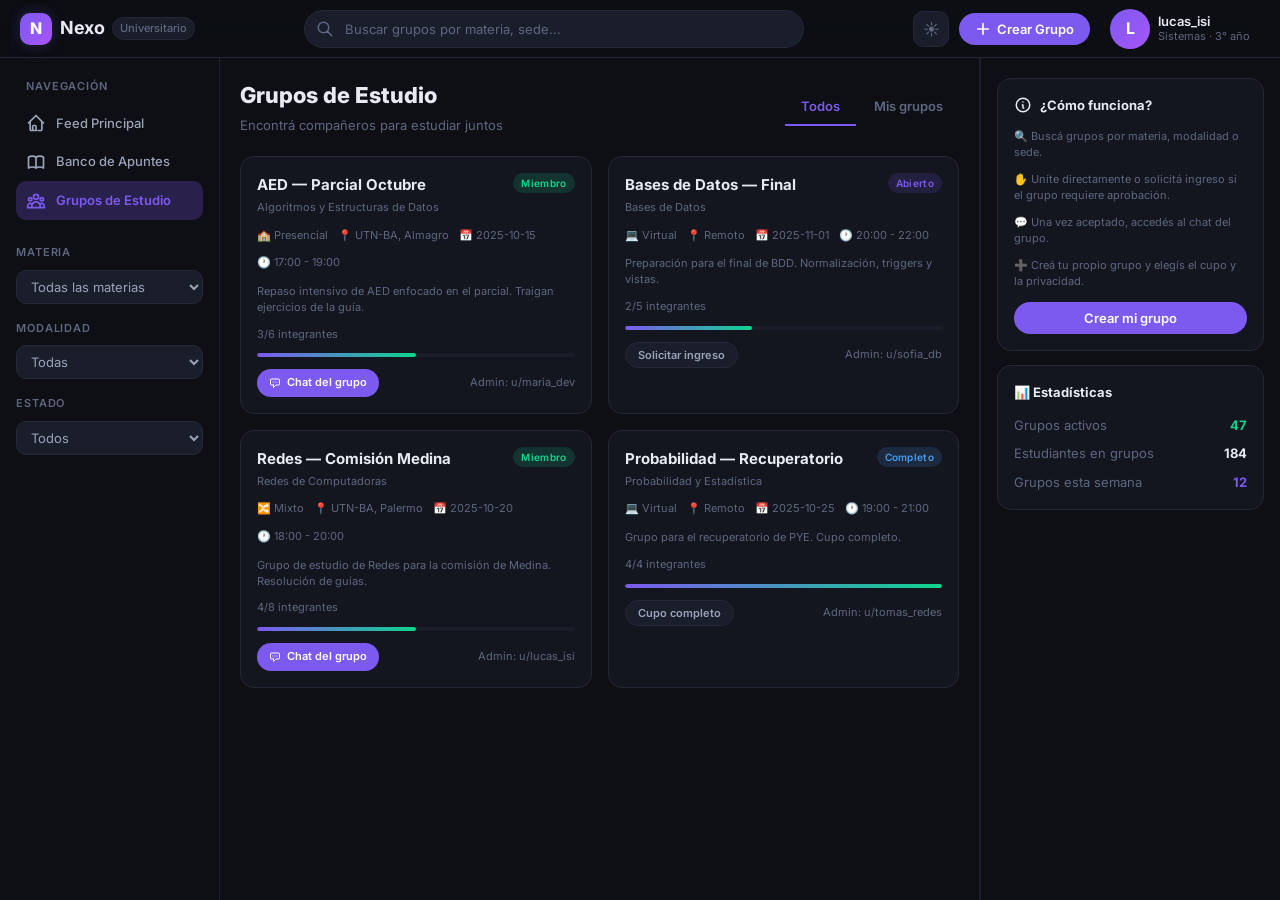
<file: public/grupos.html>
<!DOCTYPE html>
<html lang="es" data-theme="dark">
<head>
  <meta charset="UTF-8">
  <meta name="viewport" content="width=device-width, initial-scale=1.0">
  <title>Nexo | Grupos de Estudio</title>
  <meta name="description" content="Encontrá y creá grupos de estudio universitarios en Nexo.">
  <link rel="stylesheet" href="css/main.css">
  <link rel="stylesheet" href="css/components.css">
  <link rel="stylesheet" href="css/responsive.css">
  <style>
    .grupos-grid { display:grid; grid-template-columns:repeat(auto-fill,minmax(300px,1fr)); gap:16px; }
    .modal-cuadro { display:grid; grid-template-columns:1fr 1fr; gap:12px; }
    @media(max-width:480px){ .modal-cuadro{ grid-template-columns:1fr; } }
  </style>
</head>
<body>
<div class="app-container">

  <header class="navbar">
    <div class="nav-brand">
      <a href="index.html" class="brand-logo">
        <div class="brand-icon">N</div>
        <span>Nexo</span>
        <span class="brand-tag">Universitario</span>
      </a>
    </div>
    <div class="search-container">
      <div class="search-input-wrapper">
        <svg class="search-icon" width="18" height="18" fill="none" stroke="currentColor" viewBox="0 0 24 24"><path stroke-linecap="round" stroke-linejoin="round" stroke-width="2" d="M21 21l-6-6m2-5a7 7 0 11-14 0 7 7 0 0114 0z"/></svg>
        <input type="search" id="globalSearchInput" class="search-input" placeholder="Buscar grupos por materia, sede...">
      </div>
    </div>
    <div class="nav-actions">
      <button id="themeToggleBtn" class="theme-toggle-btn">🌙</button>
      <button id="openGroupModal" class="btn btn-primary">
        <svg width="16" height="16" fill="none" stroke="currentColor" viewBox="0 0 24 24"><path stroke-linecap="round" stroke-linejoin="round" stroke-width="2.5" d="M12 4v16m8-8H4"/></svg>
        <span>Crear Grupo</span>
      </button>
      <a href="perfil.html" class="user-profile-btn">
        <div class="avatar">L</div>
        <div class="user-info"><span class="user-name">lucas_isi</span><span class="user-role">Sistemas · 3° año</span></div>
      </a>
    </div>
  </header>

  <div class="main-wrapper">
    <aside class="sidebar-left">
      <nav class="nav-menu">
        <span class="menu-label">Navegación</span>
        <a href="index.html" class="nav-item"><svg width="20" height="20" fill="none" stroke="currentColor" viewBox="0 0 24 24"><path stroke-linecap="round" stroke-linejoin="round" stroke-width="2" d="M3 12l2-2m0 0l7-7 7 7M5 10v10a1 1 0 001 1h3m10-11l2 2m-2-2v10a1 1 0 01-1 1h-3m-6 0a1 1 0 00-1-1v-4a1 1 0 011-1h2a1 1 0 011 1v4a1 1 0 001 1m-6 0h6"/></svg><span>Feed Principal</span></a>
        <a href="apuntes.html" class="nav-item"><svg width="20" height="20" fill="none" stroke="currentColor" viewBox="0 0 24 24"><path stroke-linecap="round" stroke-linejoin="round" stroke-width="2" d="M12 6.253v13m0-13C10.832 5.477 9.246 5 7.5 5S4.168 5.477 3 6.253v13C4.168 18.477 5.754 18 7.5 18s3.332.477 4.5 1.253m0-13C13.168 5.477 14.754 5 16.5 5c1.747 0 3.332.477 4.5 1.253v13C19.832 18.477 18.247 18 16.5 18c-1.746 0-3.332.477-4.5 1.253"/></svg><span>Banco de Apuntes</span></a>
        <a href="grupos.html" class="nav-item active"><svg width="20" height="20" fill="none" stroke="currentColor" viewBox="0 0 24 24"><path stroke-linecap="round" stroke-linejoin="round" stroke-width="2" d="M17 20h5v-2a3 3 0 00-5.356-1.857M17 20H7m10 0v-2c0-.656-.126-1.283-.356-1.857M7 20H2v-2a3 3 0 015.356-1.857M7 20v-2c0-.656.126-1.283.356-1.857m0 0a5.002 5.002 0 019.288 0M15 7a3 3 0 11-6 0 3 3 0 016 0zm6 3a2 2 0 11-4 0 2 2 0 014 0zM7 10a2 2 0 11-4 0 2 2 0 014 0z"/></svg><span>Grupos de Estudio</span></a>
      </nav>
      <div class="sidebar-filter-box">
        <label class="menu-label" for="filterGrupoMateria" style="padding:0">Materia</label>
        <select id="filterGrupoMateria" class="filter-select"></select>
      </div>
      <div class="sidebar-filter-box">
        <label class="menu-label" for="filterGrupoModalidad" style="padding:0">Modalidad</label>
        <select id="filterGrupoModalidad" class="filter-select">
          <option value="">Todas</option>
          <option value="presencial">Presencial</option>
          <option value="virtual">Virtual</option>
          <option value="mixto">Mixto</option>
        </select>
      </div>
      <div class="sidebar-filter-box">
        <label class="menu-label" for="filterGrupoEstado" style="padding:0">Estado</label>
        <select id="filterGrupoEstado" class="filter-select">
          <option value="">Todos</option>
          <option value="activo">Activos</option>
          <option value="completo">Completos</option>
        </select>
      </div>
    </aside>

    <main class="content-feed">
      <div style="display:flex;align-items:center;justify-content:space-between;margin-bottom:20px;flex-wrap:wrap;gap:12px;">
        <div>
          <h1 style="font-size:var(--text-xl);font-weight:800;color:var(--text-main);">Grupos de Estudio</h1>
          <p style="font-size:var(--text-sm);color:var(--text-muted);margin-top:2px;">Encontrá compañeros para estudiar juntos</p>
        </div>
        <div class="page-tabs" style="margin:0;border:none;">
          <button class="page-tab active" data-filter="todos">Todos</button>
          <button class="page-tab" data-filter="mios">Mis grupos</button>
        </div>
      </div>

      <div id="gruposContainer" class="grupos-grid"></div>
    </main>

    <aside class="sidebar-right">
      <div class="widget-card">
        <div class="widget-title">
          <svg width="18" height="18" fill="none" stroke="currentColor" viewBox="0 0 24 24"><path stroke-linecap="round" stroke-linejoin="round" stroke-width="2" d="M13 16h-1v-4h-1m1-4h.01M21 12a9 9 0 11-18 0 9 9 0 0118 0z"/></svg>
          <span>¿Cómo funciona?</span>
        </div>
        <div style="display:flex;flex-direction:column;gap:10px;font-size:var(--text-xs);color:var(--text-muted);line-height:1.5;">
          <p>🔍 Buscá grupos por materia, modalidad o sede.</p>
          <p>✋ Uníte directamente o solicitá ingreso si el grupo requiere aprobación.</p>
          <p>💬 Una vez aceptado, accedés al chat del grupo.</p>
          <p>➕ Creá tu propio grupo y elegís el cupo y la privacidad.</p>
        </div>
        <button class="btn btn-primary" style="width:100%;margin-top:12px;justify-content:center;" id="openGroupModal2">Crear mi grupo</button>
      </div>
      <div class="widget-card">
        <div class="widget-title"><span>📊 Estadísticas</span></div>
        <div style="display:flex;flex-direction:column;gap:8px;font-size:var(--text-sm);">
          <div style="display:flex;justify-content:space-between;"><span style="color:var(--text-muted)">Grupos activos</span><strong style="color:var(--accent-emerald)">47</strong></div>
          <div style="display:flex;justify-content:space-between;"><span style="color:var(--text-muted)">Estudiantes en grupos</span><strong>184</strong></div>
          <div style="display:flex;justify-content:space-between;"><span style="color:var(--text-muted)">Grupos esta semana</span><strong style="color:var(--accent-violet)">12</strong></div>
        </div>
      </div>
    </aside>
  </div>

  <nav class="mobile-bottom-nav">
    <a href="index.html" class="mobile-nav-item"><svg width="22" height="22" fill="none" stroke="currentColor" viewBox="0 0 24 24"><path stroke-linecap="round" stroke-linejoin="round" stroke-width="2" d="M3 12l2-2m0 0l7-7 7 7M5 10v10a1 1 0 001 1h3m10-11l2 2m-2-2v10a1 1 0 01-1 1h-3m-6 0a1 1 0 00-1-1v-4a1 1 0 011-1h2a1 1 0 011 1v4a1 1 0 001 1m-6 0h6"/></svg><span>Inicio</span></a>
    <a href="apuntes.html" class="mobile-nav-item"><svg width="22" height="22" fill="none" stroke="currentColor" viewBox="0 0 24 24"><path stroke-linecap="round" stroke-linejoin="round" stroke-width="2" d="M12 6.253v13m0-13C10.832 5.477 9.246 5 7.5 5S4.168 5.477 3 6.253v13C4.168 18.477 5.754 18 7.5 18s3.332.477 4.5 1.253m0-13C13.168 5.477 14.754 5 16.5 5c1.747 0 3.332.477 4.5 1.253v13C19.832 18.477 18.247 18 16.5 18c-1.746 0-3.332.477-4.5 1.253"/></svg><span>Apuntes</span></a>
    <a href="grupos.html" class="mobile-nav-item active"><svg width="22" height="22" fill="none" stroke="currentColor" viewBox="0 0 24 24"><path stroke-linecap="round" stroke-linejoin="round" stroke-width="2" d="M17 20h5v-2a3 3 0 00-5.356-1.857M17 20H7m10 0v-2c0-.656-.126-1.283-.356-1.857M7 20H2v-2a3 3 0 015.356-1.857M7 20v-2c0-.656.126-1.283.356-1.857m0 0a5.002 5.002 0 019.288 0M15 7a3 3 0 11-6 0 3 3 0 016 0zm6 3a2 2 0 11-4 0 2 2 0 014 0zM7 10a2 2 0 11-4 0 2 2 0 014 0z"/></svg><span>Grupos</span></a>
    <a href="perfil.html" class="mobile-nav-item"><svg width="22" height="22" fill="none" stroke="currentColor" viewBox="0 0 24 24"><path stroke-linecap="round" stroke-linejoin="round" stroke-width="2" d="M16 7a4 4 0 11-8 0 4 4 0 018 0zM12 14a7 7 0 00-7 7h14a7 7 0 00-7-7z"/></svg><span>Perfil</span></a>
  </nav>
</div>

<!-- MODAL CREAR GRUPO -->
<div id="groupModal" class="modal-overlay" role="dialog" aria-modal="true" aria-labelledby="groupModalTitle">
  <div class="modal-card">
    <div class="modal-header">
      <h2 class="modal-title" id="groupModalTitle">Crear grupo de estudio</h2>
      <button class="btn-icon close-modal-btn" aria-label="Cerrar">&times;</button>
    </div>
    <form id="groupForm">
      <div class="modal-body">
        <div class="form-group">
          <label class="form-label" for="gNombre">Nombre del grupo <span style="color:var(--accent-rose)">*</span></label>
          <input type="text" id="gNombre" class="form-input" placeholder="Ej: AED — Parcial Octubre" required>
        </div>
        <div class="modal-cuadro">
          <div class="form-group">
            <label class="form-label" for="gMateria">Materia <span style="color:var(--accent-rose)">*</span></label>
            <select id="gMateria" class="form-select" required></select>
          </div>
          <div class="form-group">
            <label class="form-label" for="gModalidad">Modalidad</label>
            <select id="gModalidad" class="form-select">
              <option value="presencial">Presencial</option>
              <option value="virtual">Virtual</option>
              <option value="mixto">Mixto</option>
            </select>
          </div>
          <div class="form-group">
            <label class="form-label" for="gFecha">Fecha</label>
            <input type="date" id="gFecha" class="form-input">
          </div>
          <div class="form-group">
            <label class="form-label" for="gHorario">Horario inicio</label>
            <input type="time" id="gHorario" class="form-input">
          </div>
          <div class="form-group">
            <label class="form-label" for="gCupo">Cupo máximo</label>
            <input type="number" id="gCupo" class="form-input" min="2" max="30" value="6">
          </div>
          <div class="form-group">
            <label class="form-label" for="gPrivacidad">Privacidad</label>
            <select id="gPrivacidad" class="form-select">
              <option value="publico">Público (entrada libre)</option>
              <option value="aprobacion">Con aprobación</option>
            </select>
          </div>
        </div>
        <div class="form-group">
          <label class="form-label" for="gDesc">Descripción</label>
          <textarea id="gDesc" class="form-textarea" rows="3" placeholder="¿Qué van a repasar? ¿Qué se necesita para unirse?"></textarea>
        </div>
      </div>
      <div class="modal-footer">
        <button type="button" class="btn btn-secondary close-modal-btn">Cancelar</button>
        <button type="submit" class="btn btn-primary">Crear grupo</button>
      </div>
    </form>
  </div>
</div>

<script src="js/mock-data.js"></script>
<script>
  (function(){ const t=localStorage.getItem('nexo-theme')||'dark'; document.documentElement.setAttribute('data-theme',t); document.getElementById('themeToggleBtn').innerHTML=t==='dark'?'☀️':'🌙'; })();
  document.getElementById('themeToggleBtn').addEventListener('click',()=>{ const c=document.documentElement.getAttribute('data-theme'); const n=c==='dark'?'light':'dark'; document.documentElement.setAttribute('data-theme',n); localStorage.setItem('nexo-theme',n); document.getElementById('themeToggleBtn').innerHTML=n==='dark'?'☀️':'🌙'; });

  const MOD_ICON = { presencial:'🏫', virtual:'💻', mixto:'🔀' };
  const MOD_LABEL = { presencial:'Presencial', virtual:'Virtual', mixto:'Mixto' };

  function renderGrupos(list) {
    const c = document.getElementById('gruposContainer');
    if (!list.length) {
      c.innerHTML = '<div class="empty-state" style="grid-column:1/-1"><div class="empty-icon">👥</div><div class="empty-title">Sin grupos</div><div class="empty-desc">No hay grupos con esos filtros. ¡Creá el tuyo!</div></div>';
      return;
    }
    c.innerHTML = list.map(g => {
      const pct = Math.round((g.cupo_actual / g.cupo_maximo) * 100);
      const full = g.estado === 'completo';
      const mine = g.miembro;
      return `
      <div class="group-card">
        <div class="group-card-header">
          <div>
            <div class="group-card-title">${g.nombre}</div>
            <div style="font-size:var(--text-xs);color:var(--text-muted);margin-top:2px;">${g.materia}</div>
          </div>
          <span class="post-badge ${full?'badge-duda':mine?'badge-info':'badge-apunte'}">${full?'Completo':mine?'Miembro':'Abierto'}</span>
        </div>
        <div class="group-card-meta">
          <span>${MOD_ICON[g.modalidad]} ${MOD_LABEL[g.modalidad]}</span>
          <span>📍 ${g.sede}${g.zona?', '+g.zona:''}</span>
          ${g.fecha ? `<span>📅 ${g.fecha}</span>` : ''}
          ${g.horario ? `<span>🕐 ${g.horario}</span>` : ''}
        </div>
        <p style="font-size:var(--text-xs);color:var(--text-muted);margin-bottom:10px;line-height:1.45;">${g.descripcion}</p>
        <div style="display:flex;align-items:center;gap:8px;margin-bottom:10px;font-size:var(--text-xs);color:var(--text-muted);">
          <span>${g.cupo_actual}/${g.cupo_maximo} integrantes</span>
        </div>
        <div class="capacity-bar"><div class="capacity-fill" style="width:${pct}%"></div></div>
        <div style="display:flex;gap:8px;margin-top:12px;align-items:center;">
          ${mine
            ? `<a href="chat.html?grupo=${g.id}" class="btn btn-primary btn-sm"><svg width="12" height="12" fill="none" stroke="currentColor" viewBox="0 0 24 24"><path stroke-linecap="round" stroke-linejoin="round" stroke-width="2" d="M8 10h.01M12 10h.01M16 10h.01M9 16H5a2 2 0 01-2-2V6a2 2 0 012-2h14a2 2 0 012 2v8a2 2 0 01-2 2h-5l-5 5v-5z"/></svg>Chat del grupo</a>`
            : full
              ? `<button class="btn btn-secondary btn-sm" disabled>Cupo completo</button>`
              : g.privacidad === 'aprobacion'
                ? `<button class="btn btn-secondary btn-sm" onclick="solicitar(${g.id},this)">Solicitar ingreso</button>`
                : `<button class="btn btn-primary btn-sm" onclick="unirse(${g.id},this)">Unirme</button>`
          }
          <span style="flex:1"></span>
          <span style="font-size:var(--text-xs);color:var(--text-muted);">Admin: u/${g.creador}</span>
        </div>
      </div>`;
    }).join('');
  }

  function unirse(id, btn) {
    const g = NEXO.grupos.find(x=>x.id===id);
    if (!g) return;
    g.miembro = true; g.cupo_actual++;
    if (g.cupo_actual >= g.cupo_maximo) g.estado = 'completo';
    applyGrupoFilters();
  }
  function solicitar(id, btn) {
    btn.disabled = true; btn.textContent = 'Solicitud enviada';
  }

  let grupoFilter = 'todos';
  function applyGrupoFilters() {
    const materia   = document.getElementById('filterGrupoMateria').value;
    const modalidad = document.getElementById('filterGrupoModalidad').value;
    const estado    = document.getElementById('filterGrupoEstado').value;
    const q         = document.getElementById('globalSearchInput').value.toLowerCase();
    let list = NEXO.grupos.filter(g => {
      if (grupoFilter === 'mios' && !g.miembro) return false;
      if (materia   && g.materia !== NEXO.materias.find(m=>m.id==materia)?.nombre) return false;
      if (modalidad && g.modalidad !== modalidad) return false;
      if (estado    && g.estado !== estado) return false;
      if (q && !g.nombre.toLowerCase().includes(q) && !g.materia.toLowerCase().includes(q)) return false;
      return true;
    });
    renderGrupos(list);
  }

  /* populate selects */
  const mSel = document.getElementById('filterGrupoMateria');
  mSel.innerHTML = '<option value="">Todas las materias</option>';
  NEXO.materias.forEach(m=>{ const o=document.createElement('option'); o.value=m.id; o.textContent=m.nombre; mSel.appendChild(o); });

  ['filterGrupoMateria','filterGrupoModalidad','filterGrupoEstado'].forEach(id=>document.getElementById(id).addEventListener('change',applyGrupoFilters));
  document.getElementById('globalSearchInput').addEventListener('input',applyGrupoFilters);
  document.querySelectorAll('.page-tab[data-filter]').forEach(btn=>btn.addEventListener('click',()=>{
    document.querySelectorAll('.page-tab[data-filter]').forEach(b=>b.classList.remove('active'));
    btn.classList.add('active'); grupoFilter=btn.dataset.filter; applyGrupoFilters();
  }));

  /* modal create group */
  const modal = document.getElementById('groupModal');
  ['openGroupModal','openGroupModal2'].forEach(id=>document.getElementById(id)?.addEventListener('click',()=>modal.classList.add('open')));
  document.querySelectorAll('.close-modal-btn').forEach(b=>b.addEventListener('click',()=>modal.classList.remove('open')));
  modal.addEventListener('click',e=>{ if(e.target===modal) modal.classList.remove('open'); });

  const gmSel = document.getElementById('gMateria');
  NEXO.materias.forEach(m=>{ const o=document.createElement('option'); o.value=m.id; o.textContent=m.nombre; gmSel.appendChild(o); });

  document.getElementById('groupForm').addEventListener('submit', e=>{
    e.preventDefault();
    const nombre = document.getElementById('gNombre').value.trim();
    const mat    = document.getElementById('gMateria');
    const mod    = document.getElementById('gModalidad').value;
    const cupo   = Number(document.getElementById('gCupo').value);
    const priv   = document.getElementById('gPrivacidad').value;
    const desc   = document.getElementById('gDesc').value.trim();
    if (!nombre) return;
    NEXO.grupos.unshift({ id:Date.now(), nombre, materia:mat.options[mat.selectedIndex].text, modalidad:mod, privacidad:priv, cupo_maximo:cupo, cupo_actual:1, fecha:null, horario:null, sede:'UTN-BA', zona:null, descripcion:desc||'Sin descripción.', creador:'lucas_isi', estado:'activo', miembro:true });
    modal.classList.remove('open');
    e.target.reset();
    grupoFilter='mios';
    document.querySelectorAll('.page-tab[data-filter]').forEach(b=>b.classList.toggle('active',b.dataset.filter==='mios'));
    applyGrupoFilters();
  });

  applyGrupoFilters();
</script>
</body>
</html>
</file>
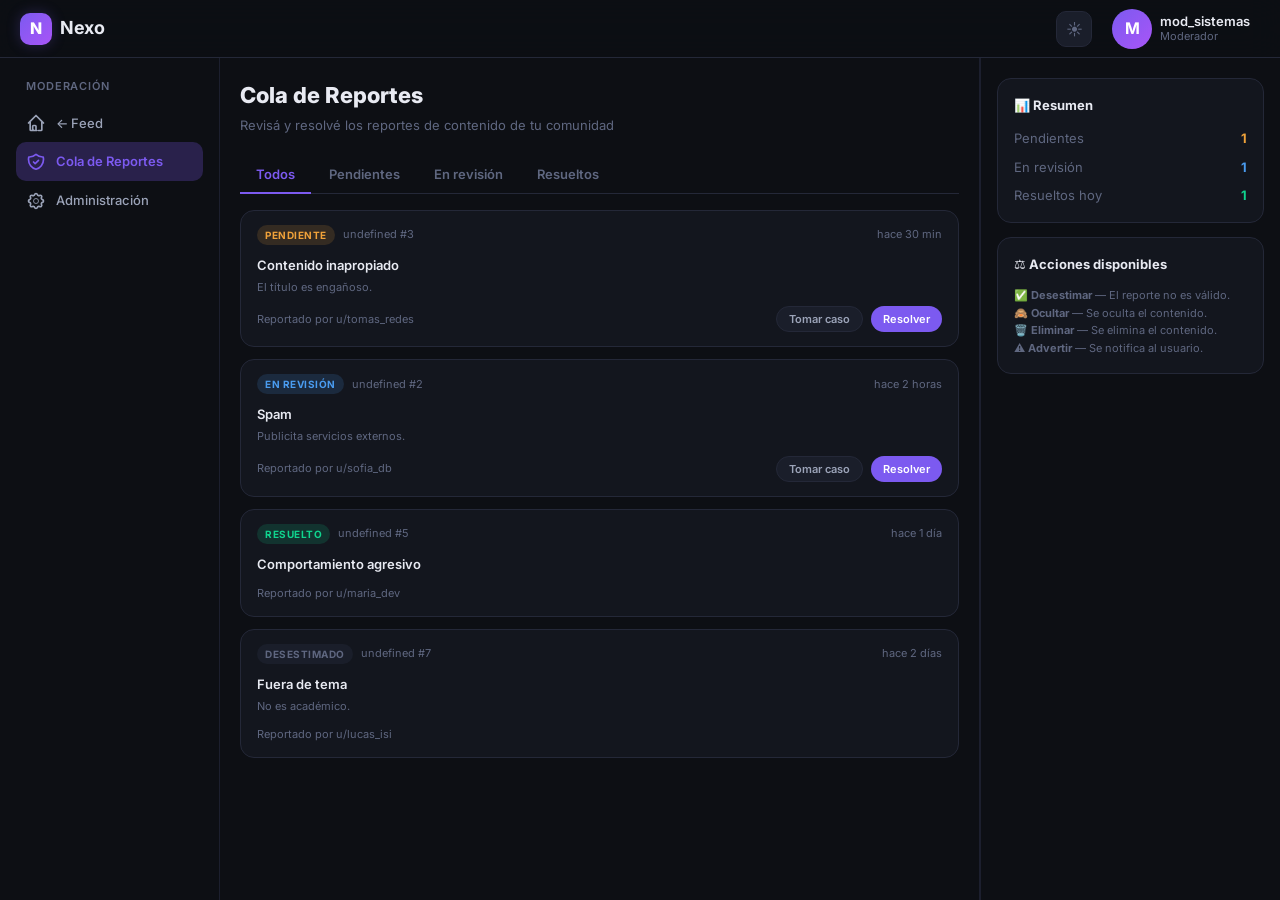
<file: public/moderacion.html>
<!DOCTYPE html>
<html lang="es" data-theme="dark">
<head>
  <meta charset="UTF-8">
  <meta name="viewport" content="width=device-width, initial-scale=1.0">
  <title>Nexo | Moderación</title>
  <link rel="stylesheet" href="css/main.css">
  <link rel="stylesheet" href="css/components.css">
  <link rel="stylesheet" href="css/responsive.css">
</head>
<body>
<div class="app-container">
  <header class="navbar">
    <div class="nav-brand"><a href="index.html" class="brand-logo"><div class="brand-icon">N</div><span>Nexo</span></a></div>
    <div class="nav-actions" style="margin-left:auto;">
      <button id="themeToggleBtn" class="theme-toggle-btn">🌙</button>
      <a href="perfil.html" class="user-profile-btn"><div class="avatar">M</div><div class="user-info"><span class="user-name">mod_sistemas</span><span class="user-role">Moderador</span></div></a>
    </div>
  </header>
  <div class="main-wrapper">
    <aside class="sidebar-left">
      <nav class="nav-menu">
        <span class="menu-label">Moderación</span>
        <a href="index.html" class="nav-item"><svg width="20" height="20" fill="none" stroke="currentColor" viewBox="0 0 24 24"><path stroke-linecap="round" stroke-linejoin="round" stroke-width="2" d="M3 12l2-2m0 0l7-7 7 7M5 10v10a1 1 0 001 1h3m10-11l2 2m-2-2v10a1 1 0 01-1 1h-3m-6 0a1 1 0 00-1-1v-4a1 1 0 011-1h2a1 1 0 011 1v4a1 1 0 001 1m-6 0h6"/></svg><span>← Feed</span></a>
        <a href="moderacion.html" class="nav-item active"><svg width="20" height="20" fill="none" stroke="currentColor" viewBox="0 0 24 24"><path stroke-linecap="round" stroke-linejoin="round" stroke-width="2" d="M9 12l2 2 4-4m5.618-4.016A11.955 11.955 0 0112 2.944a11.955 11.955 0 01-8.618 3.04A12.02 12.02 0 003 9c0 5.591 3.824 10.29 9 11.622 5.176-1.332 9-6.03 9-11.622 0-1.042-.133-2.052-.382-3.016z"/></svg><span>Cola de Reportes</span></a>
        <a href="admin.html" class="nav-item"><svg width="20" height="20" fill="none" stroke="currentColor" viewBox="0 0 24 24"><path stroke-linecap="round" stroke-linejoin="round" stroke-width="2" d="M10.325 4.317c.426-1.756 2.924-1.756 3.35 0a1.724 1.724 0 002.573 1.066c1.543-.94 3.31.826 2.37 2.37a1.724 1.724 0 001.065 2.572c1.756.426 1.756 2.924 0 3.35a1.724 1.724 0 00-1.066 2.573c.94 1.543-.826 3.31-2.37 2.37a1.724 1.724 0 00-2.572 1.065c-.426 1.756-2.924 1.756-3.35 0a1.724 1.724 0 00-2.573-1.066c-1.543.94-3.31-.826-2.37-2.37a1.724 1.724 0 00-1.065-2.572c-1.756-.426-1.756-2.924 0-3.35a1.724 1.724 0 001.066-2.573c-.94-1.543.826-3.31 2.37-2.37.996.608 2.296.07 2.572-1.065z"/><circle cx="12" cy="12" r="3"/></svg><span>Administración</span></a>
      </nav>
    </aside>
    <main class="content-feed">
      <div style="margin-bottom:20px;">
        <h1 style="font-size:var(--text-xl);font-weight:800;">Cola de Reportes</h1>
        <p style="font-size:var(--text-sm);color:var(--text-muted);margin-top:2px;">Revisá y resolvé los reportes de contenido de tu comunidad</p>
      </div>
      <div class="page-tabs" style="margin-bottom:16px;">
        <button class="page-tab active" data-filter="">Todos</button>
        <button class="page-tab" data-filter="pendiente">Pendientes</button>
        <button class="page-tab" data-filter="en_revision">En revisión</button>
        <button class="page-tab" data-filter="resuelto">Resueltos</button>
      </div>
      <div id="reportesContainer" style="display:flex;flex-direction:column;gap:12px;"></div>
    </main>
    <aside class="sidebar-right">
      <div class="widget-card">
        <div class="widget-title"><span>📊 Resumen</span></div>
        <div style="display:flex;flex-direction:column;gap:8px;font-size:var(--text-sm);">
          <div style="display:flex;justify-content:space-between;"><span style="color:var(--text-muted)">Pendientes</span><strong style="color:var(--accent-amber)" id="cntPendiente">0</strong></div>
          <div style="display:flex;justify-content:space-between;"><span style="color:var(--text-muted)">En revisión</span><strong style="color:var(--accent-blue)" id="cntRevision">0</strong></div>
          <div style="display:flex;justify-content:space-between;"><span style="color:var(--text-muted)">Resueltos hoy</span><strong style="color:var(--accent-emerald)" id="cntResuelto">0</strong></div>
        </div>
      </div>
      <div class="widget-card">
        <div class="widget-title"><span>⚖️ Acciones disponibles</span></div>
        <div style="font-size:var(--text-xs);color:var(--text-muted);line-height:1.6;">
          <p>✅ <strong>Desestimar</strong> — El reporte no es válido.</p>
          <p>🙈 <strong>Ocultar</strong> — Se oculta el contenido.</p>
          <p>🗑️ <strong>Eliminar</strong> — Se elimina el contenido.</p>
          <p>⚠️ <strong>Advertir</strong> — Se notifica al usuario.</p>
        </div>
      </div>
    </aside>
  </div>
</div>

<!-- Modal resolución -->
<div id="modModal" class="modal-overlay" role="dialog" aria-modal="true">
  <div class="modal-card">
    <div class="modal-header">
      <h2 class="modal-title">Resolver reporte</h2>
      <button class="btn-icon close-modal-btn">&times;</button>
    </div>
    <div class="modal-body">
      <div class="alert alert-warning" id="modAlert">Estás por resolver un reporte. Esta acción queda registrada en el log de moderación.</div>
      <div class="form-group">
        <label class="form-label" for="modAccion">Acción</label>
        <select id="modAccion" class="form-select">
          <option value="desestimado">Desestimar reporte</option>
          <option value="ocultar">Ocultar contenido</option>
          <option value="eliminar">Eliminar contenido</option>
          <option value="advertir">Advertir al usuario</option>
          <option value="suspender">Suspender usuario (7 días)</option>
        </select>
      </div>
      <div class="form-group">
        <label class="form-label" for="modNota">Nota interna (opcional)</label>
        <textarea id="modNota" class="form-textarea" rows="2" placeholder="Razón de la decisión..."></textarea>
      </div>
    </div>
    <div class="modal-footer">
      <button class="btn btn-secondary close-modal-btn">Cancelar</button>
      <button class="btn btn-primary" id="modConfirm">Confirmar</button>
    </div>
  </div>
</div>

<script src="js/mock-data.js"></script>
<script>
  (function(){ const t=localStorage.getItem('nexo-theme')||'dark'; document.documentElement.setAttribute('data-theme',t); document.getElementById('themeToggleBtn').innerHTML=t==='dark'?'☀️':'🌙'; })();
  document.getElementById('themeToggleBtn').addEventListener('click',()=>{ const c=document.documentElement.getAttribute('data-theme'); const n=c==='dark'?'light':'dark'; document.documentElement.setAttribute('data-theme',n); localStorage.setItem('nexo-theme',n); document.getElementById('themeToggleBtn').innerHTML=n==='dark'?'☀️':'🌙'; });

  const TIPO_LABEL = { publicacion:'📄 Publicación', comentario:'💬 Comentario', mensaje:'📨 Mensaje', usuario:'👤 Usuario' };
  const modal = document.getElementById('modModal');
  let activeReporteId = null;

  function badgeClass(e) { return { pendiente:'badge-pendiente', en_revision:'badge-revision', desestimado:'badge-desestimado', resuelto:'badge-resuelto' }[e]||''; }
  function badgeLabel(e) { return { pendiente:'Pendiente', en_revision:'En revisión', desestimado:'Desestimado', resuelto:'Resuelto' }[e]||e; }

  let filterEstado = '';

  function updateStats() {
    document.getElementById('cntPendiente').textContent = NEXO.reportes.filter(r=>r.estado==='pendiente').length;
    document.getElementById('cntRevision').textContent  = NEXO.reportes.filter(r=>r.estado==='en_revision').length;
    document.getElementById('cntResuelto').textContent  = NEXO.reportes.filter(r=>r.estado==='resuelto').length;
  }

  function renderReportes() {
    const list = filterEstado ? NEXO.reportes.filter(r=>r.estado===filterEstado) : NEXO.reportes;
    const c = document.getElementById('reportesContainer');
    updateStats();
    if (!list.length) { c.innerHTML='<div class="empty-state"><div class="empty-icon">✅</div><div class="empty-title">Sin reportes</div></div>'; return; }
    c.innerHTML = list.map(r => `
      <div class="report-item" id="rep-${r.id}">
        <div class="report-header">
          <div style="display:flex;align-items:center;gap:8px;flex-wrap:wrap;">
            <span class="report-badge ${badgeClass(r.estado)}">${badgeLabel(r.estado)}</span>
            <span style="font-size:var(--text-xs);color:var(--text-muted);">${TIPO_LABEL[r.tipo_contenido]} #${r.contenido_id}</span>
          </div>
          <span style="font-size:var(--text-xs);color:var(--text-muted);">${r.hace}</span>
        </div>
        <div>
          <div style="font-size:var(--text-sm);font-weight:600;color:var(--text-main);">${r.motivo}</div>
          ${r.descripcion ? `<div style="font-size:var(--text-xs);color:var(--text-muted);margin-top:3px;">${r.descripcion}</div>` : ''}
        </div>
        <div style="display:flex;align-items:center;justify-content:space-between;flex-wrap:wrap;gap:8px;">
          <span style="font-size:var(--text-xs);color:var(--text-muted);">Reportado por u/${r.reportado_por}</span>
          ${r.estado === 'pendiente' || r.estado === 'en_revision' ? `
          <div style="display:flex;gap:8px;">
            <button class="btn btn-secondary btn-sm" onclick="toRevision(${r.id})">Tomar caso</button>
            <button class="btn btn-primary btn-sm" onclick="openModal(${r.id})">Resolver</button>
          </div>` : ''}
        </div>
      </div>`).join('');
  }

  function toRevision(id) {
    const r = NEXO.reportes.find(x=>x.id===id);
    if (r) { r.estado = 'en_revision'; renderReportes(); }
  }

  function openModal(id) {
    activeReporteId = id;
    document.getElementById('modNota').value = '';
    modal.classList.add('open');
  }

  document.getElementById('modConfirm').addEventListener('click', () => {
    const r = NEXO.reportes.find(x=>x.id===activeReporteId);
    if (!r) return;
    const accion = document.getElementById('modAccion').value;
    r.estado = accion === 'desestimado' ? 'desestimado' : 'resuelto';
    modal.classList.remove('open');
    renderReportes();
  });

  document.querySelectorAll('.close-modal-btn').forEach(b=>b.addEventListener('click',()=>modal.classList.remove('open')));
  modal.addEventListener('click',e=>{ if(e.target===modal) modal.classList.remove('open'); });

  document.querySelectorAll('.page-tab[data-filter]').forEach(btn=>btn.addEventListener('click',()=>{
    document.querySelectorAll('.page-tab[data-filter]').forEach(b=>b.classList.remove('active'));
    btn.classList.add('active');
    filterEstado = btn.dataset.filter;
    renderReportes();
  }));

  renderReportes();
</script>
</body>
</html>
</file>
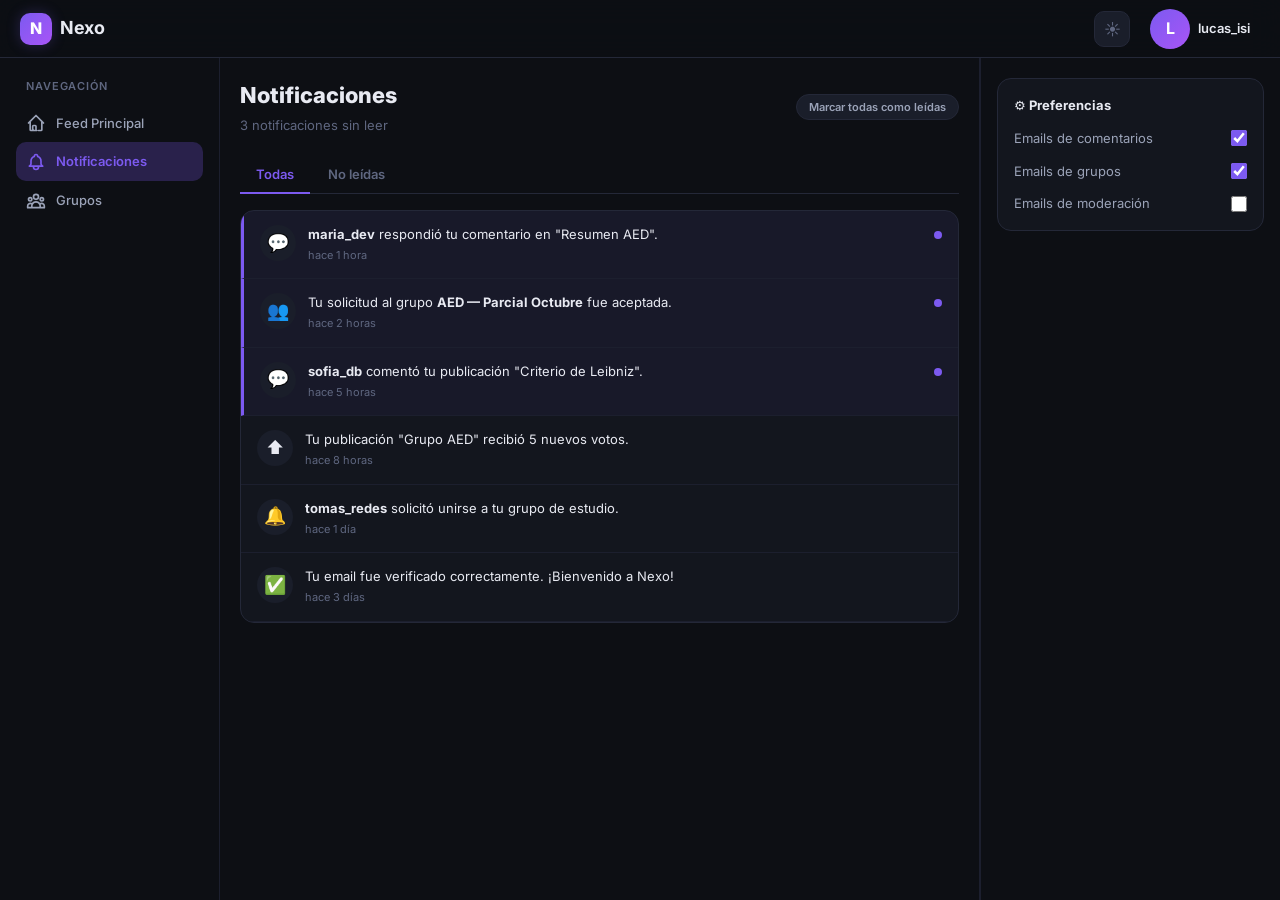
<file: public/notificaciones.html>
<!DOCTYPE html>
<html lang="es" data-theme="dark">
<head>
  <meta charset="UTF-8">
  <meta name="viewport" content="width=device-width, initial-scale=1.0">
  <title>Nexo | Notificaciones</title>
  <link rel="stylesheet" href="css/main.css">
  <link rel="stylesheet" href="css/components.css">
  <link rel="stylesheet" href="css/responsive.css">
</head>
<body>
<div class="app-container">
  <header class="navbar">
    <div class="nav-brand"><a href="index.html" class="brand-logo"><div class="brand-icon">N</div><span>Nexo</span></a></div>
    <div class="nav-actions" style="margin-left:auto;">
      <button id="themeToggleBtn" class="theme-toggle-btn">🌙</button>
      <a href="perfil.html" class="user-profile-btn"><div class="avatar">L</div><div class="user-info"><span class="user-name">lucas_isi</span></div></a>
    </div>
  </header>
  <div class="main-wrapper">
    <aside class="sidebar-left">
      <nav class="nav-menu">
        <span class="menu-label">Navegación</span>
        <a href="index.html" class="nav-item"><svg width="20" height="20" fill="none" stroke="currentColor" viewBox="0 0 24 24"><path stroke-linecap="round" stroke-linejoin="round" stroke-width="2" d="M3 12l2-2m0 0l7-7 7 7M5 10v10a1 1 0 001 1h3m10-11l2 2m-2-2v10a1 1 0 01-1 1h-3m-6 0a1 1 0 00-1-1v-4a1 1 0 011-1h2a1 1 0 011 1v4a1 1 0 001 1m-6 0h6"/></svg><span>Feed Principal</span></a>
        <a href="notificaciones.html" class="nav-item active"><svg width="20" height="20" fill="none" stroke="currentColor" viewBox="0 0 24 24"><path stroke-linecap="round" stroke-linejoin="round" stroke-width="2" d="M15 17h5l-1.405-1.405A2.032 2.032 0 0118 14.158V11a6.002 6.002 0 00-4-5.659V5a2 2 0 10-4 0v.341C7.67 6.165 6 8.388 6 11v3.159c0 .538-.214 1.055-.595 1.436L4 17h5m6 0v1a3 3 0 11-6 0v-1m6 0H9"/></svg><span>Notificaciones</span></a>
        <a href="grupos.html" class="nav-item"><svg width="20" height="20" fill="none" stroke="currentColor" viewBox="0 0 24 24"><path stroke-linecap="round" stroke-linejoin="round" stroke-width="2" d="M17 20h5v-2a3 3 0 00-5.356-1.857M17 20H7m10 0v-2c0-.656-.126-1.283-.356-1.857M7 20H2v-2a3 3 0 015.356-1.857M7 20v-2c0-.656.126-1.283.356-1.857m0 0a5.002 5.002 0 019.288 0M15 7a3 3 0 11-6 0 3 3 0 016 0zm6 3a2 2 0 11-4 0 2 2 0 014 0zM7 10a2 2 0 11-4 0 2 2 0 014 0z"/></svg><span>Grupos</span></a>
      </nav>
    </aside>
    <main class="content-feed">
      <div style="display:flex;align-items:center;justify-content:space-between;margin-bottom:20px;flex-wrap:wrap;gap:10px;">
        <div>
          <h1 style="font-size:var(--text-xl);font-weight:800;">Notificaciones</h1>
          <p style="font-size:var(--text-sm);color:var(--text-muted);margin-top:2px;" id="unreadCount"></p>
        </div>
        <button class="btn btn-secondary btn-sm" id="markAllRead">Marcar todas como leídas</button>
      </div>
      <div class="page-tabs" style="margin-bottom:16px;">
        <button class="page-tab active" data-filter="todas">Todas</button>
        <button class="page-tab" data-filter="no-leidas">No leídas</button>
      </div>
      <div style="background:var(--bg-surface);border:1px solid var(--border-color);border-radius:var(--radius-lg);overflow:hidden;">
        <div id="notifList"></div>
      </div>
    </main>
    <aside class="sidebar-right">
      <div class="widget-card">
        <div class="widget-title"><span>⚙️ Preferencias</span></div>
        <div style="display:flex;flex-direction:column;gap:12px;font-size:var(--text-sm);">
          <label style="display:flex;align-items:center;justify-content:space-between;cursor:pointer;">
            <span style="color:var(--text-secondary);">Emails de comentarios</span>
            <input type="checkbox" checked style="accent-color:var(--accent-violet);width:16px;height:16px;">
          </label>
          <label style="display:flex;align-items:center;justify-content:space-between;cursor:pointer;">
            <span style="color:var(--text-secondary);">Emails de grupos</span>
            <input type="checkbox" checked style="accent-color:var(--accent-violet);width:16px;height:16px;">
          </label>
          <label style="display:flex;align-items:center;justify-content:space-between;cursor:pointer;">
            <span style="color:var(--text-secondary);">Emails de moderación</span>
            <input type="checkbox" style="accent-color:var(--accent-violet);width:16px;height:16px;">
          </label>
        </div>
      </div>
    </aside>
  </div>
  <nav class="mobile-bottom-nav">
    <a href="index.html" class="mobile-nav-item"><svg width="22" height="22" fill="none" stroke="currentColor" viewBox="0 0 24 24"><path stroke-linecap="round" stroke-linejoin="round" stroke-width="2" d="M3 12l2-2m0 0l7-7 7 7M5 10v10a1 1 0 001 1h3m10-11l2 2m-2-2v10a1 1 0 01-1 1h-3m-6 0a1 1 0 00-1-1v-4a1 1 0 011-1h2a1 1 0 011 1v4a1 1 0 001 1m-6 0h6"/></svg><span>Inicio</span></a>
    <a href="grupos.html" class="mobile-nav-item"><svg width="22" height="22" fill="none" stroke="currentColor" viewBox="0 0 24 24"><path stroke-linecap="round" stroke-linejoin="round" stroke-width="2" d="M17 20h5v-2a3 3 0 00-5.356-1.857M17 20H7m10 0v-2c0-.656-.126-1.283-.356-1.857M7 20H2v-2a3 3 0 015.356-1.857M7 20v-2c0-.656.126-1.283.356-1.857m0 0a5.002 5.002 0 019.288 0M15 7a3 3 0 11-6 0 3 3 0 016 0zm6 3a2 2 0 11-4 0 2 2 0 014 0zM7 10a2 2 0 11-4 0 2 2 0 014 0z"/></svg><span>Grupos</span></a>
    <a href="notificaciones.html" class="mobile-nav-item active"><svg width="22" height="22" fill="none" stroke="currentColor" viewBox="0 0 24 24"><path stroke-linecap="round" stroke-linejoin="round" stroke-width="2" d="M15 17h5l-1.405-1.405A2.032 2.032 0 0118 14.158V11a6.002 6.002 0 00-4-5.659V5a2 2 0 10-4 0v.341C7.67 6.165 6 8.388 6 11v3.159c0 .538-.214 1.055-.595 1.436L4 17h5m6 0v1a3 3 0 11-6 0v-1m6 0H9"/></svg><span>Notifs</span></a>
    <a href="perfil.html" class="mobile-nav-item"><svg width="22" height="22" fill="none" stroke="currentColor" viewBox="0 0 24 24"><path stroke-linecap="round" stroke-linejoin="round" stroke-width="2" d="M16 7a4 4 0 11-8 0 4 4 0 018 0zM12 14a7 7 0 00-7 7h14a7 7 0 00-7-7z"/></svg><span>Perfil</span></a>
  </nav>
</div>
<script src="js/mock-data.js"></script>
<script>
  (function(){ const t=localStorage.getItem('nexo-theme')||'dark'; document.documentElement.setAttribute('data-theme',t); document.getElementById('themeToggleBtn').innerHTML=t==='dark'?'☀️':'🌙'; })();
  document.getElementById('themeToggleBtn').addEventListener('click',()=>{ const c=document.documentElement.getAttribute('data-theme'); const n=c==='dark'?'light':'dark'; document.documentElement.setAttribute('data-theme',n); localStorage.setItem('nexo-theme',n); document.getElementById('themeToggleBtn').innerHTML=n==='dark'?'☀️':'🌙'; });

  let showFilter = 'todas';

  function updateCount() {
    const u = NEXO.notificaciones.filter(n=>!n.leida).length;
    document.getElementById('unreadCount').textContent = u > 0 ? `${u} notificaciones sin leer` : 'Todo al día ✓';
  }

  function renderNotifs() {
    const list = showFilter==='no-leidas' ? NEXO.notificaciones.filter(n=>!n.leida) : NEXO.notificaciones;
    const c = document.getElementById('notifList');
    if (!list.length) {
      c.innerHTML = '<div class="empty-state"><div class="empty-icon">🔔</div><div class="empty-title">Sin notificaciones</div></div>';
      return;
    }
    c.innerHTML = list.map(n => `
      <div class="notif-item ${n.leida?'':'unread'}" data-id="${n.id}" ${n.url?`onclick="markRead(${n.id});window.location='${n.url}'"`:''}>
        <div class="notif-icon" style="background:var(--bg-elevated);font-size:18px;">${n.icono}</div>
        <div class="notif-body">
          <div class="notif-text">${n.mensaje}</div>
          <div class="notif-time">${n.hace}</div>
        </div>
        ${!n.leida ? `<div class="notif-dot" title="Sin leer"></div>` : ''}
      </div>`).join('');
    updateCount();
  }

  function markRead(id) {
    const n = NEXO.notificaciones.find(x=>x.id===id);
    if (n) { n.leida = true; renderNotifs(); }
  }

  document.getElementById('markAllRead').addEventListener('click', () => {
    NEXO.notificaciones.forEach(n=>n.leida=true);
    renderNotifs();
  });

  document.querySelectorAll('.page-tab[data-filter]').forEach(btn => btn.addEventListener('click', () => {
    document.querySelectorAll('.page-tab[data-filter]').forEach(b=>b.classList.remove('active'));
    btn.classList.add('active');
    showFilter = btn.dataset.filter;
    renderNotifs();
  }));

  renderNotifs();
</script>
</body>
</html>
</file>
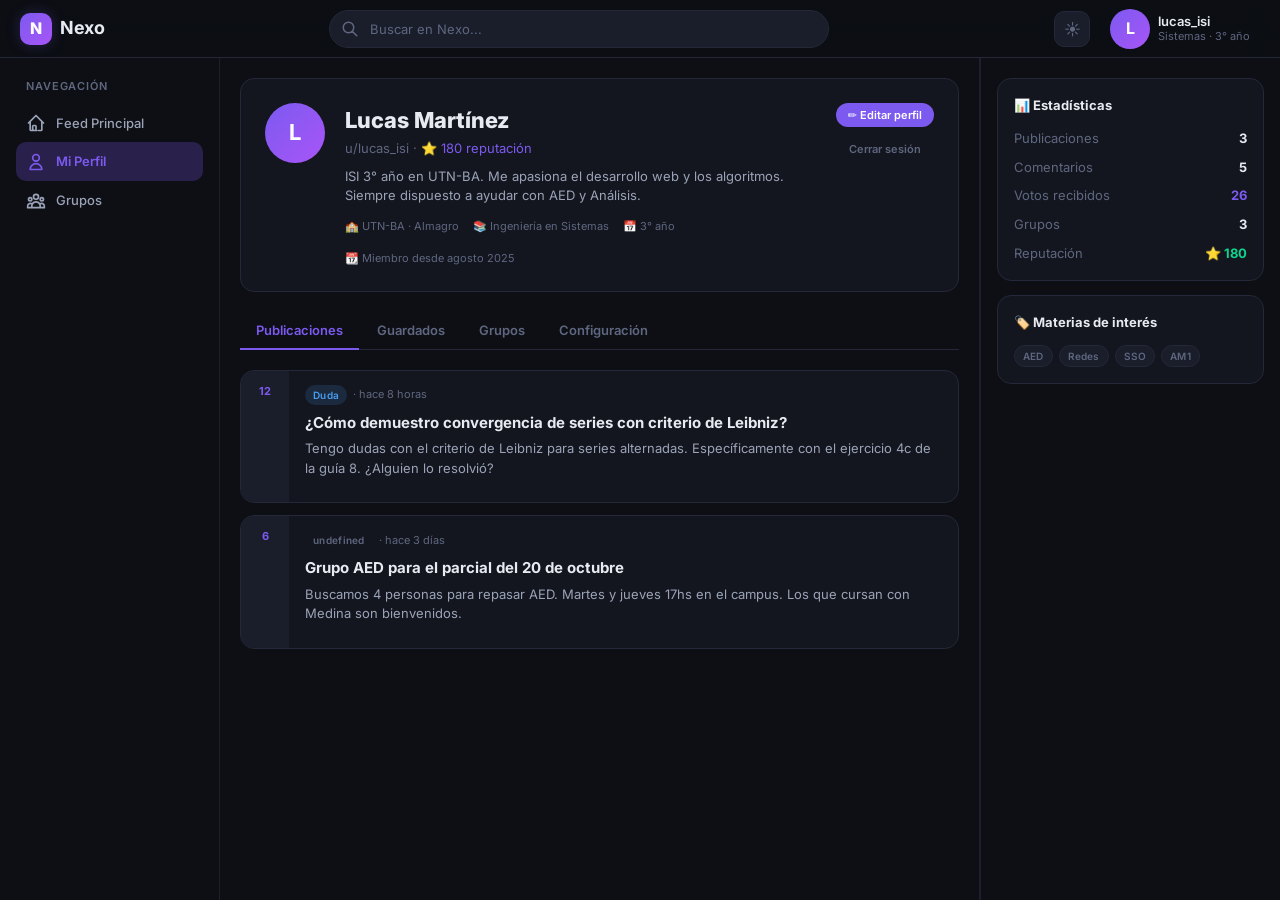
<file: public/perfil.html>
<!DOCTYPE html>
<html lang="es" data-theme="dark">
<head>
  <meta charset="UTF-8">
  <meta name="viewport" content="width=device-width, initial-scale=1.0">
  <title>Nexo | Perfil de usuario</title>
  <link rel="stylesheet" href="css/main.css">
  <link rel="stylesheet" href="css/components.css">
  <link rel="stylesheet" href="css/responsive.css">
</head>
<body>
<div class="app-container">
  <header class="navbar">
    <div class="nav-brand"><a href="index.html" class="brand-logo"><div class="brand-icon">N</div><span>Nexo</span></a></div>
    <div class="search-container"><div class="search-input-wrapper"><svg class="search-icon" width="18" height="18" fill="none" stroke="currentColor" viewBox="0 0 24 24"><path stroke-linecap="round" stroke-linejoin="round" stroke-width="2" d="M21 21l-6-6m2-5a7 7 0 11-14 0 7 7 0 0114 0z"/></svg><input type="search" class="search-input" placeholder="Buscar en Nexo..."></div></div>
    <div class="nav-actions">
      <button id="themeToggleBtn" class="theme-toggle-btn">🌙</button>
      <a href="perfil.html" class="user-profile-btn"><div class="avatar">L</div><div class="user-info"><span class="user-name">lucas_isi</span><span class="user-role">Sistemas · 3° año</span></div></a>
    </div>
  </header>
  <div class="main-wrapper">
    <aside class="sidebar-left">
      <nav class="nav-menu">
        <span class="menu-label">Navegación</span>
        <a href="index.html" class="nav-item"><svg width="20" height="20" fill="none" stroke="currentColor" viewBox="0 0 24 24"><path stroke-linecap="round" stroke-linejoin="round" stroke-width="2" d="M3 12l2-2m0 0l7-7 7 7M5 10v10a1 1 0 001 1h3m10-11l2 2m-2-2v10a1 1 0 01-1 1h-3m-6 0a1 1 0 00-1-1v-4a1 1 0 011-1h2a1 1 0 011 1v4a1 1 0 001 1m-6 0h6"/></svg><span>Feed Principal</span></a>
        <a href="perfil.html" class="nav-item active"><svg width="20" height="20" fill="none" stroke="currentColor" viewBox="0 0 24 24"><path stroke-linecap="round" stroke-linejoin="round" stroke-width="2" d="M16 7a4 4 0 11-8 0 4 4 0 018 0zM12 14a7 7 0 00-7 7h14a7 7 0 00-7-7z"/></svg><span>Mi Perfil</span></a>
        <a href="grupos.html" class="nav-item"><svg width="20" height="20" fill="none" stroke="currentColor" viewBox="0 0 24 24"><path stroke-linecap="round" stroke-linejoin="round" stroke-width="2" d="M17 20h5v-2a3 3 0 00-5.356-1.857M17 20H7m10 0v-2c0-.656-.126-1.283-.356-1.857M7 20H2v-2a3 3 0 015.356-1.857M7 20v-2c0-.656.126-1.283.356-1.857m0 0a5.002 5.002 0 019.288 0M15 7a3 3 0 11-6 0 3 3 0 016 0zm6 3a2 2 0 11-4 0 2 2 0 014 0zM7 10a2 2 0 11-4 0 2 2 0 014 0z"/></svg><span>Grupos</span></a>
      </nav>
    </aside>
    <main class="content-feed">
      <!-- Profile header -->
      <div class="profile-header">
        <div class="avatar lg">L</div>
        <div class="profile-info">
          <div class="profile-name">Lucas Martínez</div>
          <div class="profile-alias">u/lucas_isi · <span style="color:var(--accent-violet)">⭐ 180 reputación</span></div>
          <div class="profile-bio">ISI 3° año en UTN-BA. Me apasiona el desarrollo web y los algoritmos. Siempre dispuesto a ayudar con AED y Análisis.</div>
          <div class="profile-meta">
            <span>🏫 UTN-BA · Almagro</span>
            <span>📚 Ingeniería en Sistemas</span>
            <span>📅 3° año</span>
            <span>📆 Miembro desde agosto 2025</span>
          </div>
        </div>
        <div style="display:flex;flex-direction:column;gap:8px;flex-shrink:0;">
          <button class="btn btn-primary btn-sm" id="editProfileBtn">✏️ Editar perfil</button>
          <a href="auth.html" class="btn btn-ghost btn-sm">Cerrar sesión</a>
        </div>
      </div>

      <div class="page-tabs">
        <button class="page-tab active" data-tab="posts">Publicaciones</button>
        <button class="page-tab" data-tab="guardados">Guardados</button>
        <button class="page-tab" data-tab="grupos">Grupos</button>
        <button class="page-tab" data-tab="configuracion">Configuración</button>
      </div>

      <div id="tabPosts">
        <div id="myPostsContainer" style="display:flex;flex-direction:column;gap:12px;"></div>
      </div>

      <div id="tabGuardados" style="display:none;">
        <div id="savedPostsContainer" style="display:flex;flex-direction:column;gap:12px;"></div>
      </div>

      <div id="tabGrupos" style="display:none;">
        <div id="myGruposContainer" style="display:grid;grid-template-columns:repeat(auto-fill,minmax(280px,1fr));gap:12px;"></div>
      </div>

      <div id="tabConfiguracion" style="display:none;">
        <form id="configForm" style="display:flex;flex-direction:column;gap:20px;max-width:500px;">
          <div class="widget-card" style="margin:0;">
            <div class="widget-title">Información académica</div>
            <div style="display:flex;flex-direction:column;gap:12px;margin-top:4px;">
              <div class="form-group"><label class="form-label" for="cfgCarrera">Carrera</label><select id="cfgCarrera" class="form-select"></select></div>
              <div class="form-group"><label class="form-label" for="cfgSede">Sede</label><select id="cfgSede" class="form-select"></select></div>
              <div class="form-group"><label class="form-label" for="cfgAnio">Año / Semestre</label><input type="text" id="cfgAnio" class="form-input" value="3° año"></div>
              <div class="form-group"><label class="form-label" for="cfgZona">Zona aproximada</label><input type="text" id="cfgZona" class="form-input" value="Almagro" placeholder="Sin dirección exacta"></div>
              <div class="form-group"><label class="form-label" for="cfgDesc">Descripción</label><textarea id="cfgDesc" class="form-textarea" rows="3">ISI 3° año en UTN-BA. Me apasiona el desarrollo web y los algoritmos.</textarea></div>
            </div>
          </div>
          <div class="widget-card" style="margin:0;">
            <div class="widget-title">Privacidad</div>
            <div style="display:flex;flex-direction:column;gap:10px;margin-top:4px;font-size:var(--text-sm);">
              <label style="display:flex;align-items:center;gap:10px;cursor:pointer;"><input type="checkbox" checked style="accent-color:var(--accent-violet);width:16px;height:16px;"> <span>Mostrar carrera públicamente</span></label>
              <label style="display:flex;align-items:center;gap:10px;cursor:pointer;"><input type="checkbox" checked style="accent-color:var(--accent-violet);width:16px;height:16px;"> <span>Mostrar sede públicamente</span></label>
              <label style="display:flex;align-items:center;gap:10px;cursor:pointer;"><input type="checkbox" checked style="accent-color:var(--accent-violet);width:16px;height:16px;"> <span>Mostrar zona (nunca dirección exacta)</span></label>
              <label style="display:flex;align-items:center;gap:10px;cursor:pointer;"><input type="checkbox" style="accent-color:var(--accent-violet);width:16px;height:16px;"> <span>Perfil privado</span></label>
            </div>
          </div>
          <div class="widget-card" style="margin:0;">
            <div class="widget-title">Cambiar contraseña</div>
            <div style="display:flex;flex-direction:column;gap:12px;margin-top:4px;">
              <div class="form-group"><label class="form-label" for="cfgPwdCur">Contraseña actual</label><input type="password" id="cfgPwdCur" class="form-input" placeholder="••••••••"></div>
              <div class="form-group"><label class="form-label" for="cfgPwdNew">Nueva contraseña</label><input type="password" id="cfgPwdNew" class="form-input" placeholder="••••••••"></div>
            </div>
          </div>
          <div style="display:flex;gap:10px;align-items:center;">
            <button type="submit" class="btn btn-primary">Guardar cambios</button>
            <button type="button" class="btn btn-danger btn-sm" onclick="if(confirm('¿Eliminar tu cuenta? Esta acción no se puede deshacer.')) alert('Funcionalidad reservada al backend PHP.')">Eliminar cuenta</button>
          </div>
        </form>
      </div>
    </main>

    <aside class="sidebar-right">
      <div class="widget-card">
        <div class="widget-title"><span>📊 Estadísticas</span></div>
        <div style="display:flex;flex-direction:column;gap:8px;font-size:var(--text-sm);">
          <div style="display:flex;justify-content:space-between;"><span style="color:var(--text-muted)">Publicaciones</span><strong>3</strong></div>
          <div style="display:flex;justify-content:space-between;"><span style="color:var(--text-muted)">Comentarios</span><strong>5</strong></div>
          <div style="display:flex;justify-content:space-between;"><span style="color:var(--text-muted)">Votos recibidos</span><strong style="color:var(--accent-violet)">26</strong></div>
          <div style="display:flex;justify-content:space-between;"><span style="color:var(--text-muted)">Grupos</span><strong>3</strong></div>
          <div style="display:flex;justify-content:space-between;"><span style="color:var(--text-muted)">Reputación</span><strong style="color:var(--accent-emerald)">⭐ 180</strong></div>
        </div>
      </div>
      <div class="widget-card">
        <div class="widget-title"><span>🏷️ Materias de interés</span></div>
        <div style="display:flex;flex-wrap:wrap;gap:6px;">
          <span class="tag">AED</span><span class="tag">Redes</span><span class="tag">SSO</span><span class="tag">AM1</span>
        </div>
      </div>
    </aside>
  </div>
</div>

<!-- Edit profile modal -->
<div id="editModal" class="modal-overlay" role="dialog" aria-modal="true">
  <div class="modal-card">
    <div class="modal-header"><h2 class="modal-title">Editar perfil</h2><button class="btn-icon close-modal-btn">&times;</button></div>
    <div class="modal-body">
      <div class="form-group"><label class="form-label">Nombre completo</label><input type="text" class="form-input" value="Lucas Martínez"></div>
      <div class="form-group"><label class="form-label">Descripción</label><textarea class="form-textarea" rows="3">ISI 3° año en UTN-BA. Me apasiona el desarrollo web.</textarea></div>
      <div class="form-group"><label class="form-label">Disponibilidad</label><input type="text" class="form-input" placeholder="Ej: Tardes de martes y jueves"></div>
    </div>
    <div class="modal-footer">
      <button class="btn btn-secondary close-modal-btn">Cancelar</button>
      <button class="btn btn-primary close-modal-btn">Guardar</button>
    </div>
  </div>
</div>

<script src="js/mock-data.js"></script>
<script>
  (function(){ const t=localStorage.getItem('nexo-theme')||'dark'; document.documentElement.setAttribute('data-theme',t); document.getElementById('themeToggleBtn').innerHTML=t==='dark'?'☀️':'🌙'; })();
  document.getElementById('themeToggleBtn').addEventListener('click',()=>{ const c=document.documentElement.getAttribute('data-theme'); const n=c==='dark'?'light':'dark'; document.documentElement.setAttribute('data-theme',n); localStorage.setItem('nexo-theme',n); document.getElementById('themeToggleBtn').innerHTML=n==='dark'?'☀️':'🌙'; });

  const TIPO_CLASS = { apunte:'badge-apunte', duda:'badge-duda', informacion:'badge-info', grupo_estudio:'badge-grupo' };
  const TIPO_LABEL = { apunte:'Apunte', duda:'Duda', informacion:'Info', grupo_estudio:'Grupo' };

  function postCard(p) {
    return `<div class="post-card"><div class="vote-col"><span class="vote-count positive">${p.votos}</span></div><div class="post-content"><div class="post-meta"><span class="post-badge ${TIPO_CLASS[p.tipo]}">${TIPO_LABEL[p.tipo]}</span><span style="color:var(--text-muted)">· ${p.hace}</span></div><div class="post-title"><a href="post.html?id=${p.id}">${p.titulo}</a></div><div class="post-excerpt">${p.descripcion}</div></div></div>`;
  }

  // My posts (author = lucas_isi)
  const myPosts = NEXO.posts.filter(p=>p.autor==='lucas_isi');
  document.getElementById('myPostsContainer').innerHTML = myPosts.length ? myPosts.map(postCard).join('') : '<div class="empty-state"><div class="empty-icon">📝</div><div class="empty-title">Sin publicaciones</div></div>';

  // Saved
  const saved = NEXO.posts.filter(p=>p.guardado);
  document.getElementById('savedPostsContainer').innerHTML = saved.length ? saved.map(postCard).join('') : '<div class="empty-state"><div class="empty-icon">🔖</div><div class="empty-title">Sin guardados</div></div>';

  // My groups
  const myG = NEXO.grupos.filter(g=>g.miembro);
  document.getElementById('myGruposContainer').innerHTML = myG.map(g=>`
    <div class="group-card">
      <div class="group-card-title">${g.nombre}</div>
      <div class="group-card-meta"><span>${g.materia}</span><span>📍 ${g.sede}</span></div>
      <div style="display:flex;gap:8px;margin-top:10px;">
        <a href="chat.html?grupo=${g.id}" class="btn btn-primary btn-sm">💬 Chat</a>
        <span style="flex:1"></span><span style="font-size:var(--text-xs);color:var(--text-muted);">${g.cupo_actual}/${g.cupo_maximo}</span>
      </div>
    </div>`).join('');

  // Tabs
  const tabMap = { posts:'tabPosts', guardados:'tabGuardados', grupos:'tabGrupos', configuracion:'tabConfiguracion' };
  document.querySelectorAll('.page-tab[data-tab]').forEach(btn=>btn.addEventListener('click',()=>{
    document.querySelectorAll('.page-tab[data-tab]').forEach(b=>b.classList.remove('active'));
    btn.classList.add('active');
    Object.values(tabMap).forEach(id=>document.getElementById(id).style.display='none');
    document.getElementById(tabMap[btn.dataset.tab]).style.display='';
  }));

  // Config selects
  const cSel=document.getElementById('cfgCarrera'); NEXO.carreras.forEach(c=>{const o=document.createElement('option');o.value=c.id;o.textContent=c.nombre;if(c.id===1)o.selected=true;cSel.appendChild(o);});
  const sSel=document.getElementById('cfgSede'); NEXO.sedes.forEach(s=>{const o=document.createElement('option');o.value=s.id;o.textContent=s.nombre;if(s.id===1)o.selected=true;sSel.appendChild(o);});

  // Config form
  document.getElementById('configForm').addEventListener('submit',e=>{e.preventDefault();alert('Perfil actualizado (demo).');});

  // Edit modal
  const em=document.getElementById('editModal');
  document.getElementById('editProfileBtn').addEventListener('click',()=>em.classList.add('open'));
  document.querySelectorAll('.close-modal-btn').forEach(b=>b.addEventListener('click',()=>em.classList.remove('open')));
  em.addEventListener('click',e=>{if(e.target===em)em.classList.remove('open');});
</script>
</body>
</html>
</file>
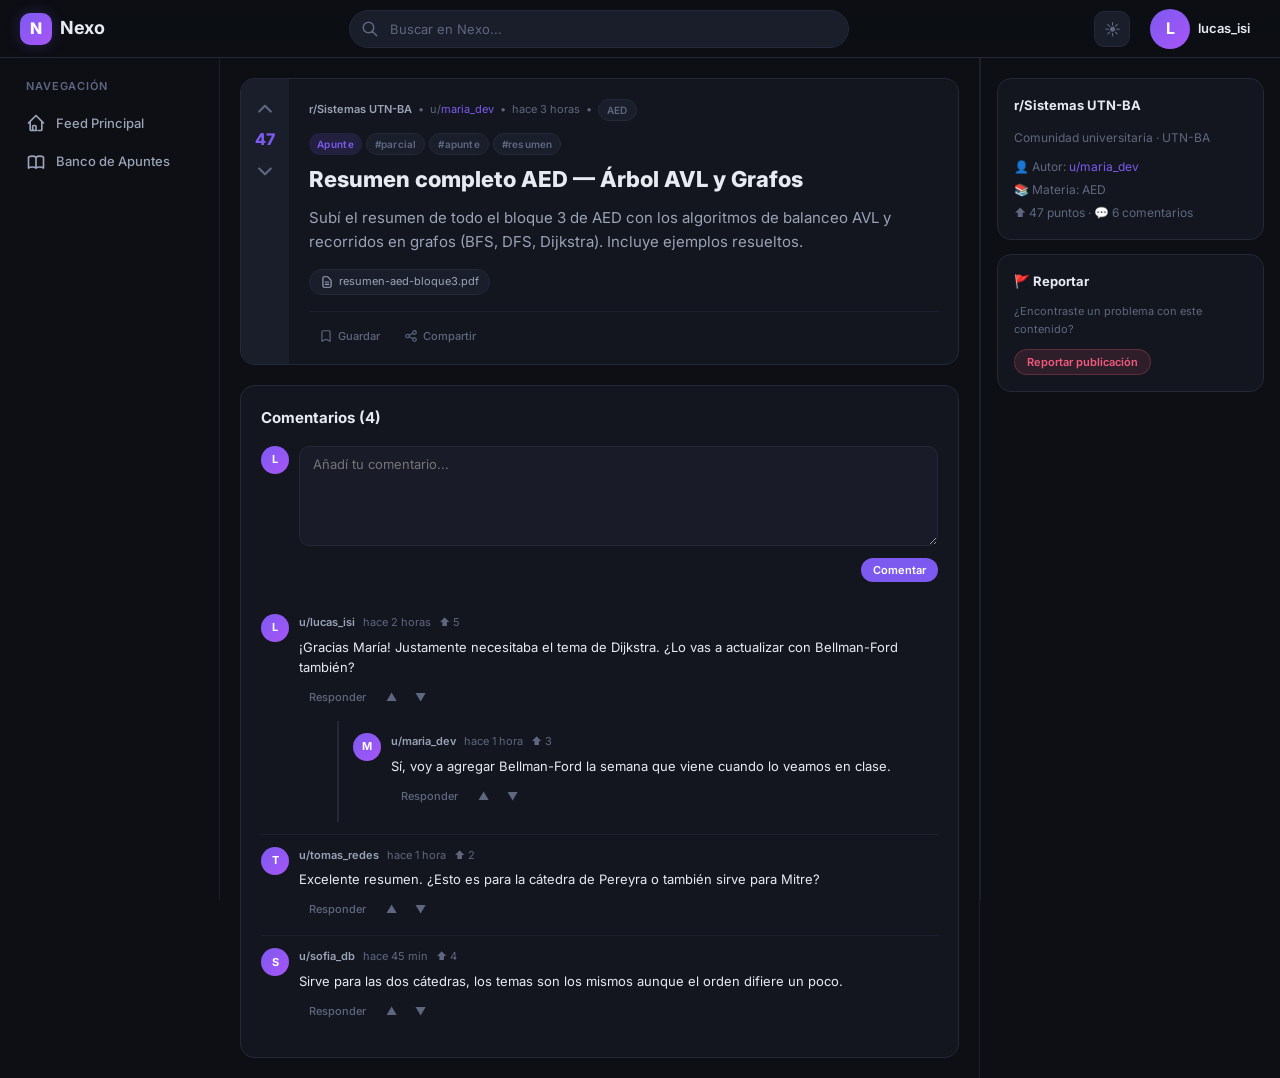
<file: public/post.html>
<!DOCTYPE html>
<html lang="es" data-theme="dark">
<head>
  <meta charset="UTF-8">
  <meta name="viewport" content="width=device-width, initial-scale=1.0">
  <title>Nexo | Detalle de publicación</title>
  <link rel="stylesheet" href="css/main.css">
  <link rel="stylesheet" href="css/components.css">
  <link rel="stylesheet" href="css/responsive.css">
</head>
<body>
<div class="app-container">
  <header class="navbar">
    <div class="nav-brand"><a href="index.html" class="brand-logo"><div class="brand-icon">N</div><span>Nexo</span></a></div>
    <div class="search-container"><div class="search-input-wrapper"><svg class="search-icon" width="18" height="18" fill="none" stroke="currentColor" viewBox="0 0 24 24"><path stroke-linecap="round" stroke-linejoin="round" stroke-width="2" d="M21 21l-6-6m2-5a7 7 0 11-14 0 7 7 0 0114 0z"/></svg><input type="search" class="search-input" placeholder="Buscar en Nexo..."></div></div>
    <div class="nav-actions">
      <button id="themeToggleBtn" class="theme-toggle-btn">🌙</button>
      <a href="perfil.html" class="user-profile-btn"><div class="avatar">L</div><div class="user-info"><span class="user-name">lucas_isi</span></div></a>
    </div>
  </header>
  <div class="main-wrapper">
    <aside class="sidebar-left">
      <nav class="nav-menu">
        <span class="menu-label">Navegación</span>
        <a href="index.html" class="nav-item"><svg width="20" height="20" fill="none" stroke="currentColor" viewBox="0 0 24 24"><path stroke-linecap="round" stroke-linejoin="round" stroke-width="2" d="M3 12l2-2m0 0l7-7 7 7M5 10v10a1 1 0 001 1h3m10-11l2 2m-2-2v10a1 1 0 01-1 1h-3m-6 0a1 1 0 00-1-1v-4a1 1 0 011-1h2a1 1 0 011 1v4a1 1 0 001 1m-6 0h6"/></svg><span>Feed Principal</span></a>
        <a href="apuntes.html" class="nav-item"><svg width="20" height="20" fill="none" stroke="currentColor" viewBox="0 0 24 24"><path stroke-linecap="round" stroke-linejoin="round" stroke-width="2" d="M12 6.253v13m0-13C10.832 5.477 9.246 5 7.5 5S4.168 5.477 3 6.253v13C4.168 18.477 5.754 18 7.5 18s3.332.477 4.5 1.253m0-13C13.168 5.477 14.754 5 16.5 5c1.747 0 3.332.477 4.5 1.253v13C19.832 18.477 18.247 18 16.5 18c-1.746 0-3.332.477-4.5 1.253"/></svg><span>Banco de Apuntes</span></a>
      </nav>
    </aside>
    <main class="content-feed">
      <div id="postDetail"></div>
      <div id="commentSection" style="margin-top:20px;"></div>
    </main>
    <aside class="sidebar-right">
      <div class="widget-card" id="postSideInfo"></div>
      <div class="widget-card">
        <div class="widget-title"><span>🚩 Reportar</span></div>
        <p style="font-size:var(--text-xs);color:var(--text-muted);margin-bottom:10px;">¿Encontraste un problema con este contenido?</p>
        <button class="btn btn-danger btn-sm" onclick="document.getElementById('reportModal').classList.add('open')">Reportar publicación</button>
      </div>
    </aside>
  </div>
</div>

<!-- Report modal -->
<div id="reportModal" class="modal-overlay" role="dialog" aria-modal="true">
  <div class="modal-card">
    <div class="modal-header"><h2 class="modal-title">Reportar contenido</h2><button class="btn-icon close-modal-btn">&times;</button></div>
    <div class="modal-body">
      <div class="form-group"><label class="form-label" for="reportMotivo">Motivo</label>
        <select id="reportMotivo" class="form-select">
          <option>Contenido inapropiado</option>
          <option>Spam o publicidad</option>
          <option>Información falsa</option>
          <option>Acoso o intimidación</option>
          <option>Fuera de tema</option>
          <option>Otro</option>
        </select>
      </div>
      <div class="form-group"><label class="form-label" for="reportDesc">Descripción (opcional)</label><textarea id="reportDesc" class="form-textarea" rows="3" placeholder="Explicá brevemente el problema..."></textarea></div>
    </div>
    <div class="modal-footer">
      <button class="btn btn-secondary close-modal-btn">Cancelar</button>
      <button class="btn btn-danger" onclick="document.getElementById('reportModal').classList.remove('open');alert('Reporte enviado. Gracias por contribuir a la comunidad.')">Enviar reporte</button>
    </div>
  </div>
</div>

<script src="js/mock-data.js"></script>
<script>
  (function(){ const t=localStorage.getItem('nexo-theme')||'dark'; document.documentElement.setAttribute('data-theme',t); document.getElementById('themeToggleBtn').innerHTML=t==='dark'?'☀️':'🌙'; })();
  document.getElementById('themeToggleBtn').addEventListener('click',()=>{ const c=document.documentElement.getAttribute('data-theme'); const n=c==='dark'?'light':'dark'; document.documentElement.setAttribute('data-theme',n); localStorage.setItem('nexo-theme',n); document.getElementById('themeToggleBtn').innerHTML=n==='dark'?'☀️':'🌙'; });

  const params = new URLSearchParams(location.search);
  const postId = Number(params.get('id')) || 1;
  const TIPO_CLASS = { apunte:'badge-apunte', duda:'badge-duda', informacion:'badge-info', grupo_estudio:'badge-grupo' };
  const TIPO_LABEL = { apunte:'Apunte', duda:'Duda', informacion:'Info', grupo_estudio:'Grupo' };

  const post = NEXO.posts.find(p=>p.id===postId) || NEXO.posts[0];

  function esc(s){ return s.replace(/&/g,'&amp;').replace(/</g,'&lt;').replace(/>/g,'&gt;'); }

  // Render post detail
  document.getElementById('postDetail').innerHTML = `
    <div style="background:var(--bg-surface);border:1px solid var(--border-color);border-radius:var(--radius-lg);overflow:hidden;">
      <div style="display:flex;">
        <div class="vote-col" style="padding:16px 10px;">
          <button class="vote-btn up${post.miVoto===1?' active':''}" id="voteUp" aria-label="Votar positivo"><svg width="20" height="20" fill="none" stroke="currentColor" viewBox="0 0 24 24"><path stroke-linecap="round" stroke-linejoin="round" stroke-width="2.5" d="M5 15l7-7 7 7"/></svg></button>
          <span class="vote-count positive" id="voteCount" style="font-size:16px;font-weight:800;">${post.votos}</span>
          <button class="vote-btn down${post.miVoto===-1?' active':''}" id="voteDown" aria-label="Votar negativo"><svg width="20" height="20" fill="none" stroke="currentColor" viewBox="0 0 24 24"><path stroke-linecap="round" stroke-linejoin="round" stroke-width="2.5" d="M19 9l-7 7-7-7"/></svg></button>
        </div>
        <div style="flex:1;padding:20px 20px 16px;">
          <div class="post-meta" style="margin-bottom:12px;">
            <a class="post-community" href="comunidad.html?slug=${post.comunidad_slug}">r/${post.comunidad}</a>
            <span>•</span><span>u/<a href="perfil.html?alias=${post.autor}" style="color:var(--accent-violet)">${post.autor}</a></span>
            <span>•</span><span>${post.hace}</span>
            ${post.materia?`<span>•</span><span class="tag">${post.materia}</span>`:''}
          </div>
          <div class="post-tags" style="margin-bottom:10px;"><span class="post-badge ${TIPO_CLASS[post.tipo]}">${TIPO_LABEL[post.tipo]}</span>${post.tags.map(t=>`<span class="tag">#${t}</span>`).join('')}</div>
          <h1 style="font-size:var(--text-xl);font-weight:800;color:var(--text-main);margin-bottom:12px;line-height:1.3;">${esc(post.titulo)}</h1>
          <p style="font-size:var(--text-md);color:var(--text-secondary);line-height:1.65;white-space:pre-wrap;">${esc(post.descripcion)}</p>
          ${post.archivos.length ? `<div style="display:flex;flex-wrap:wrap;gap:8px;margin-top:14px;">${post.archivos.map(f=>`<a class="file-pill" href="#"><svg width="14" height="14" fill="none" stroke="currentColor" viewBox="0 0 24 24"><path stroke-linecap="round" stroke-linejoin="round" stroke-width="2" d="M9 12h6m-6 4h6m2 5H7a2 2 0 01-2-2V5a2 2 0 012-2h5.586a1 1 0 01.707.293l5.414 5.414a1 1 0 01.293.707V19a2 2 0 01-2 2z"/></svg>${f.nombre}</a>`).join('')}</div>` : ''}
          <div class="post-actions" style="margin-top:16px;padding-top:12px;border-top:1px solid var(--border-subtle);">
            <button class="post-action-btn save-btn${post.guardado?' saved':''}" id="saveBtn"><svg width="14" height="14" fill="${post.guardado?'currentColor':'none'}" stroke="currentColor" viewBox="0 0 24 24"><path stroke-linecap="round" stroke-linejoin="round" stroke-width="2" d="M5 5a2 2 0 012-2h10a2 2 0 012 2v16l-7-3.5L5 21V5z"/></svg><span>${post.guardado?'Guardado':'Guardar'}</span></button>
            <button class="post-action-btn" onclick="navigator.clipboard.writeText(location.href)"><svg width="14" height="14" fill="none" stroke="currentColor" viewBox="0 0 24 24"><path stroke-linecap="round" stroke-linejoin="round" stroke-width="2" d="M8.684 13.342C8.886 12.938 9 12.482 9 12c0-.482-.114-.938-.316-1.342m0 2.684a3 3 0 110-2.684m0 2.684l6.632 3.316m-6.632-6l6.632-3.316m0 0a3 3 0 105.367-2.684 3 3 0 00-5.367 2.684zm0 9.316a3 3 0 105.368 2.684 3 3 0 00-5.368-2.684z"/></svg><span>Compartir</span></button>
            ${post.autor==='lucas_isi'?`<button class="post-action-btn text-rose">🗑️ Eliminar</button>`:''}
          </div>
        </div>
      </div>
    </div>`;

  // Vote handlers
  document.getElementById('voteUp').addEventListener('click', () => {
    if (post.miVoto===1){ post.votos--; post.miVoto=0; } else { post.votos+=1-post.miVoto; post.miVoto=1; }
    document.getElementById('voteCount').textContent = post.votos;
    document.getElementById('voteUp').classList.toggle('active', post.miVoto===1);
    document.getElementById('voteDown').classList.toggle('active', false);
  });
  document.getElementById('voteDown').addEventListener('click', () => {
    if (post.miVoto===-1){ post.votos++; post.miVoto=0; } else { post.votos+=-1-post.miVoto; post.miVoto=-1; }
    document.getElementById('voteCount').textContent = post.votos;
    document.getElementById('voteUp').classList.toggle('active', false);
    document.getElementById('voteDown').classList.toggle('active', post.miVoto===-1);
  });
  document.getElementById('saveBtn').addEventListener('click', () => {
    post.guardado = !post.guardado;
    document.getElementById('saveBtn').innerHTML = `<svg width="14" height="14" fill="${post.guardado?'currentColor':'none'}" stroke="currentColor" viewBox="0 0 24 24"><path stroke-linecap="round" stroke-linejoin="round" stroke-width="2" d="M5 5a2 2 0 012-2h10a2 2 0 012 2v16l-7-3.5L5 21V5z"/></svg><span>${post.guardado?'Guardado':'Guardar'}</span>`;
    document.getElementById('saveBtn').classList.toggle('saved', post.guardado);
  });

  // Side info
  document.getElementById('postSideInfo').innerHTML = `
    <div class="widget-title"><a href="comunidad.html?slug=${post.comunidad_slug}" style="color:var(--text-main);">r/${post.comunidad}</a></div>
    <p style="font-size:12px;color:var(--text-muted);margin-bottom:10px;">Comunidad universitaria · ${post.sede||'—'}</p>
    <div style="font-size:12px;color:var(--text-muted);display:flex;flex-direction:column;gap:4px;">
      <span>👤 Autor: <a href="perfil.html?alias=${post.autor}" style="color:var(--accent-violet)">u/${post.autor}</a></span>
      ${post.materia?`<span>📚 Materia: ${post.materia}</span>`:''}
      <span>⬆️ ${post.votos} puntos · 💬 ${post.comentarios} comentarios</span>
    </div>`;

  // Comments
  function renderComments(list, depth=0) {
    if (!list||!list.length) return '';
    return list.map(c => `
      <div class="comment" style="${depth>0?'padding-left:0;':''}" id="cmt-${c.id}">
        <div class="avatar sm">${c.inicial}</div>
        <div class="comment-body">
          <div class="comment-meta"><span class="comment-author">u/${c.autor}</span><span>${c.hace}</span><span>⬆️ ${c.votos}</span></div>
          <div class="comment-text">${esc(c.texto)}</div>
          <div class="comment-actions">
            <button class="post-action-btn" onclick="toggleReply(${c.id})">Responder</button>
            <button class="post-action-btn vote-btn up" style="width:auto;padding:4px 8px;" onclick="voteComment(${c.id},1)">▲</button>
            <button class="post-action-btn vote-btn down" style="width:auto;padding:4px 8px;" onclick="voteComment(${c.id},-1)">▼</button>
          </div>
          <div id="reply-${c.id}" style="display:none;margin-top:8px;">
            <div style="display:flex;gap:8px;">
              <input type="text" class="form-input" placeholder="Escribe tu respuesta..." id="replyInput-${c.id}" style="font-size:var(--text-xs);">
              <button class="btn btn-primary btn-sm" onclick="submitReply(${c.id})">Responder</button>
            </div>
          </div>
          ${c.respuestas&&c.respuestas.length ? `<div class="comment-replies" style="margin-top:10px;">${renderComments(c.respuestas, depth+1)}</div>` : ''}
        </div>
      </div>`).join('');
  }

  const comments = NEXO.comentarios[postId] || [];
  let localComments = JSON.parse(JSON.stringify(comments));

  function renderSection() {
    document.getElementById('commentSection').innerHTML = `
      <div style="background:var(--bg-surface);border:1px solid var(--border-color);border-radius:var(--radius-lg);padding:20px;">
        <h2 style="font-size:var(--text-md);font-weight:700;margin-bottom:16px;">Comentarios (${countAll(localComments)})</h2>
        <div style="display:flex;gap:10px;margin-bottom:20px;">
          <div class="avatar sm">L</div>
          <div style="flex:1;">
            <textarea id="newComment" class="form-textarea" rows="2" placeholder="Añadí tu comentario..."></textarea>
            <div style="display:flex;justify-content:flex-end;margin-top:6px;"><button class="btn btn-primary btn-sm" onclick="addComment()">Comentar</button></div>
          </div>
        </div>
        <div>${localComments.length ? renderComments(localComments) : '<div class="empty-state"><div class="empty-icon">💬</div><div class="empty-title">Sin comentarios</div><div class="empty-desc">¡Sé el primero en comentar!</div></div>'}</div>
      </div>`;
  }

  function countAll(list){ return list.reduce((acc,c)=>acc+1+countAll(c.respuestas||[]),0); }

  function addComment() {
    const txt = document.getElementById('newComment').value.trim();
    if (!txt) return;
    localComments.unshift({ id:Date.now(), autor:'lucas_isi', inicial:'L', texto:txt, hace:'justo ahora', votos:0, miVoto:0, respuestas:[] });
    renderSection();
  }

  function toggleReply(id) {
    const el = document.getElementById('reply-'+id);
    if (el) el.style.display = el.style.display==='none'?'block':'none';
  }

  function findComment(list, id) {
    for (const c of list) { if (c.id===id) return c; const found=findComment(c.respuestas||[],id); if(found) return found; }
    return null;
  }

  function submitReply(parentId) {
    const inp = document.getElementById('replyInput-'+parentId);
    const txt = inp?.value.trim();
    if (!txt) return;
    const parent = findComment(localComments, parentId);
    if (!parent) return;
    if (!parent.respuestas) parent.respuestas = [];
    parent.respuestas.push({ id:Date.now(), autor:'lucas_isi', inicial:'L', texto:txt, hace:'justo ahora', votos:0, miVoto:0, respuestas:[] });
    renderSection();
  }

  function voteComment(id, dir) {
    const c = findComment(localComments, id);
    if (!c) return;
    if (c.miVoto===dir){ c.votos-=dir; c.miVoto=0; } else { c.votos+=dir-(c.miVoto||0); c.miVoto=dir; }
    renderSection();
  }

  // Report modal
  const rm=document.getElementById('reportModal');
  document.querySelectorAll('.close-modal-btn').forEach(b=>b.addEventListener('click',()=>rm.classList.remove('open')));
  rm.addEventListener('click',e=>{ if(e.target===rm)rm.classList.remove('open'); });

  renderSection();
</script>
</body>
</html>
</file>
<file: public/css/main.css>
/* ============================================================
   NEXO — Design System: main.css
   Variables, reset, tipografía, layout base
   ============================================================ */

@import url('https://fonts.googleapis.com/css2?family=Inter:wght@300;400;500;600;700;800&display=swap');

/* ── Variables ─────────────────────────────────────────────── */
:root {
  /* Paleta principal (modo oscuro) */
  --bg-base:       #0d0f14;
  --bg-surface:    #13161e;
  --bg-elevated:   #1a1e2a;
  --bg-hover:      #1f2435;
  --bg-input:      #191c28;

  /* Acentos */
  --accent-violet: #7c5af0;
  --accent-violet-hover: #6947d4;
  --accent-violet-glow:  rgba(124, 90, 240, 0.25);
  --accent-emerald:#10d48e;
  --accent-emerald-glow: rgba(16, 212, 142, 0.2);
  --accent-rose:   #f05a7c;
  --accent-amber:  #f0a23a;
  --accent-blue:   #4a9cf0;

  /* Texto */
  --text-main:     #e8eaf2;
  --text-secondary:#9ba3b8;
  --text-muted:    #5f6780;
  --text-inverse:  #0d0f14;

  /* Bordes */
  --border-color:  #242838;
  --border-subtle: #1c1f2e;
  --border-focus:  var(--accent-violet);

  /* Sombras */
  --shadow-sm:   0 1px 3px rgba(0,0,0,0.4);
  --shadow-md:   0 4px 16px rgba(0,0,0,0.5);
  --shadow-lg:   0 8px 32px rgba(0,0,0,0.6);
  --shadow-glow: 0 0 20px var(--accent-violet-glow);

  /* Tipografía */
  --font-sans: 'Inter', system-ui, -apple-system, sans-serif;
  --text-xs:   11px;
  --text-sm:   13px;
  --text-base: 14px;
  --text-md:   15px;
  --text-lg:   18px;
  --text-xl:   22px;
  --text-2xl:  28px;

  /* Espaciado */
  --radius-sm:  6px;
  --radius-md:  10px;
  --radius-lg:  14px;
  --radius-xl:  20px;
  --radius-full:999px;

  /* Transiciones */
  --transition-fast:   0.12s ease;
  --transition-normal: 0.2s ease;
  --transition-slow:   0.35s ease;

  /* Layout */
  --navbar-height: 58px;
  --sidebar-left-w: 220px;
  --sidebar-right-w: 300px;
  --content-max-w:  740px;
}

/* Modo claro */
[data-theme="light"] {
  --bg-base:       #f1f3f9;
  --bg-surface:    #ffffff;
  --bg-elevated:   #f7f9ff;
  --bg-hover:      #eef1f9;
  --bg-input:      #f4f6fc;
  --text-main:     #0d1020;
  --text-secondary:#424868;
  --text-muted:    #8892b0;
  --border-color:  #dde1ef;
  --border-subtle: #eaecf5;
  --shadow-sm:   0 1px 3px rgba(0,0,0,0.08);
  --shadow-md:   0 4px 16px rgba(0,0,0,0.1);
  --shadow-lg:   0 8px 32px rgba(0,0,0,0.15);
}

/* ── Reset ──────────────────────────────────────────────────── */
*,*::before,*::after { box-sizing: border-box; margin: 0; padding: 0; }

html {
  scroll-behavior: smooth;
  -webkit-text-size-adjust: 100%;
}

body {
  font-family: var(--font-sans);
  font-size: var(--text-base);
  line-height: 1.6;
  color: var(--text-main);
  background: var(--bg-base);
  min-height: 100vh;
  -webkit-font-smoothing: antialiased;
}

@media (prefers-reduced-motion: reduce) {
  *, *::before, *::after { animation-duration: 0.01ms !important; transition-duration: 0.01ms !important; }
}

a { color: var(--accent-violet); text-decoration: none; transition: color var(--transition-fast); }
a:hover { color: var(--accent-violet-hover); }

img { max-width: 100%; height: auto; display: block; }

button { cursor: pointer; font-family: inherit; }
input, textarea, select { font-family: inherit; }

ul, ol { list-style: none; }

/* ── Layout Shell ───────────────────────────────────────────── */
.app-container {
  display: flex;
  flex-direction: column;
  min-height: 100vh;
}

/* ── Navbar ─────────────────────────────────────────────────── */
.navbar {
  position: sticky;
  top: 0;
  z-index: 100;
  height: var(--navbar-height);
  background: rgba(13,15,20,0.92);
  backdrop-filter: blur(16px);
  -webkit-backdrop-filter: blur(16px);
  border-bottom: 1px solid var(--border-color);
  display: flex;
  align-items: center;
  gap: 12px;
  padding: 0 20px;
}

[data-theme="light"] .navbar {
  background: rgba(255,255,255,0.92);
}

.nav-brand { flex-shrink: 0; }
.brand-logo {
  display: flex;
  align-items: center;
  gap: 8px;
  text-decoration: none;
}
.brand-icon {
  width: 32px; height: 32px;
  border-radius: var(--radius-md);
  background: linear-gradient(135deg, var(--accent-violet), #a855f7);
  display: flex; align-items: center; justify-content: center;
  font-weight: 800; font-size: 16px; color: #fff;
  box-shadow: 0 0 14px var(--accent-violet-glow);
  letter-spacing: -0.5px;
}
.brand-logo > span:first-of-type {
  font-weight: 700; font-size: var(--text-lg);
  color: var(--text-main); letter-spacing: -0.5px;
}
.brand-tag {
  font-size: var(--text-xs); color: var(--text-muted);
  background: var(--bg-elevated);
  border: 1px solid var(--border-color);
  padding: 2px 7px; border-radius: var(--radius-full);
  font-weight: 500;
}

/* Search */
.search-container { flex: 1; max-width: 500px; margin: 0 auto; }
.search-input-wrapper {
  position: relative; display: flex; align-items: center;
}
.search-icon {
  position: absolute; left: 12px;
  color: var(--text-muted); pointer-events: none; flex-shrink: 0;
}
.search-input {
  width: 100%; height: 38px;
  padding: 0 14px 0 40px;
  background: var(--bg-elevated);
  border: 1px solid var(--border-color);
  border-radius: var(--radius-full);
  color: var(--text-main);
  font-size: var(--text-sm);
  transition: border-color var(--transition-fast), box-shadow var(--transition-fast);
  outline: none;
}
.search-input::placeholder { color: var(--text-muted); }
.search-input:focus {
  border-color: var(--border-focus);
  box-shadow: 0 0 0 3px var(--accent-violet-glow);
}

/* Nav actions */
.nav-actions { display: flex; align-items: center; gap: 10px; flex-shrink: 0; }

/* ── Main 3-column wrapper ──────────────────────────────────── */
.main-wrapper {
  display: grid;
  grid-template-columns: var(--sidebar-left-w) 1fr var(--sidebar-right-w);
  gap: 0;
  max-width: 1280px;
  width: 100%;
  margin: 0 auto;
  padding: 0;
  align-items: start;
  flex: 1;
}

/* ── Sidebars ───────────────────────────────────────────────── */
.sidebar-left,
.sidebar-right {
  position: sticky;
  top: var(--navbar-height);
  height: calc(100vh - var(--navbar-height));
  overflow-y: auto;
  padding: 20px 0;
  scrollbar-width: thin;
  scrollbar-color: var(--border-color) transparent;
}
.sidebar-left { padding: 20px 16px; border-right: 1px solid var(--border-subtle); }
.sidebar-right { padding: 20px 16px; border-left: 1px solid var(--border-subtle); }

/* ── Content Feed ───────────────────────────────────────────── */
.content-feed {
  min-height: calc(100vh - var(--navbar-height));
  padding: 20px 20px;
  border-right: 1px solid var(--border-subtle);
}

/* ── Nav Menu ───────────────────────────────────────────────── */
.menu-label {
  display: block;
  font-size: var(--text-xs);
  font-weight: 600;
  letter-spacing: 0.08em;
  text-transform: uppercase;
  color: var(--text-muted);
  padding: 0 10px 8px;
}
.nav-menu { margin-bottom: 24px; }
.nav-item {
  display: flex;
  align-items: center;
  gap: 10px;
  padding: 9px 10px;
  border-radius: var(--radius-md);
  color: var(--text-secondary);
  font-size: var(--text-sm);
  font-weight: 500;
  transition: background var(--transition-fast), color var(--transition-fast);
  text-decoration: none;
}
.nav-item:hover { background: var(--bg-hover); color: var(--text-main); }
.nav-item.active {
  background: var(--accent-violet-glow);
  color: var(--accent-violet);
  font-weight: 600;
}
.nav-item svg { flex-shrink: 0; }

/* ── Filter Box ─────────────────────────────────────────────── */
.sidebar-filter-box {
  margin-bottom: 16px;
  display: flex; flex-direction: column; gap: 8px;
}

/* ── Feed Tabs ──────────────────────────────────────────────── */
.feed-tabs {
  display: flex; gap: 4px;
  background: var(--bg-elevated);
  border: 1px solid var(--border-color);
  border-radius: var(--radius-lg);
  padding: 4px;
  margin-bottom: 16px;
}
.tab-btn {
  flex: 1;
  display: flex; align-items: center; justify-content: center; gap: 6px;
  padding: 7px 12px;
  border: none; background: none;
  border-radius: var(--radius-md);
  color: var(--text-secondary);
  font-size: var(--text-sm); font-weight: 500;
  transition: background var(--transition-fast), color var(--transition-fast);
}
.tab-btn:hover { background: var(--bg-hover); color: var(--text-main); }
.tab-btn.active {
  background: var(--bg-surface);
  color: var(--accent-violet);
  font-weight: 600;
  box-shadow: var(--shadow-sm);
}

/* ── Quick post card ────────────────────────────────────────── */
.create-post-card {
  display: flex; align-items: center; gap: 10px;
  background: var(--bg-surface);
  border: 1px solid var(--border-color);
  border-radius: var(--radius-lg);
  padding: 10px 12px;
  margin-bottom: 16px;
  transition: border-color var(--transition-fast);
}
.create-post-card:hover { border-color: var(--accent-violet); }
.create-post-input {
  flex: 1;
  background: var(--bg-input);
  border: 1px solid var(--border-color);
  border-radius: var(--radius-md);
  padding: 8px 14px;
  color: var(--text-secondary);
  font-size: var(--text-sm);
  cursor: pointer;
  transition: border-color var(--transition-fast);
}
.create-post-input:hover { border-color: var(--accent-violet); }

/* ── Mobile bottom nav ──────────────────────────────────────── */
.mobile-bottom-nav {
  display: none;
  position: fixed; bottom: 0; left: 0; right: 0; z-index: 200;
  background: var(--bg-surface);
  border-top: 1px solid var(--border-color);
  padding: 8px 0 env(safe-area-inset-bottom);
}
.mobile-nav-item {
  display: flex; flex-direction: column; align-items: center; gap: 3px;
  flex: 1; padding: 6px 8px;
  color: var(--text-muted); font-size: 10px; font-weight: 500;
  text-decoration: none;
  transition: color var(--transition-fast);
}
.mobile-nav-item.active, .mobile-nav-item:hover { color: var(--accent-violet); }

/* ── Avatar ─────────────────────────────────────────────────── */
.avatar {
  width: 40px; height: 40px; border-radius: var(--radius-full);
  background: linear-gradient(135deg, var(--accent-violet), #a855f7);
  display: flex; align-items: center; justify-content: center;
  font-weight: 700; font-size: 16px; color: #fff;
  flex-shrink: 0; letter-spacing: -0.5px;
  text-transform: uppercase;
}
.avatar.sm { width: 28px; height: 28px; font-size: 11px; }
.avatar.lg { width: 60px; height: 60px; font-size: 22px; }
.avatar img { width: 100%; height: 100%; object-fit: cover; border-radius: inherit; }

/* ── User profile in navbar ─────────────────────────────────── */
.user-profile-btn {
  display: flex; align-items: center; gap: 8px; cursor: pointer;
  padding: 4px 10px; border-radius: var(--radius-lg);
  transition: background var(--transition-fast);
}
.user-profile-btn:hover { background: var(--bg-hover); }
.user-info { display: flex; flex-direction: column; }
.user-name { font-size: var(--text-sm); font-weight: 600; color: var(--text-main); line-height: 1.2; }
.user-role { font-size: var(--text-xs); color: var(--text-muted); line-height: 1.2; }

/* ── Page header (auth, single pages) ──────────────────────── */
.page-center {
  display: flex; flex-direction: column; align-items: center;
  justify-content: center; min-height: calc(100vh - var(--navbar-height));
  padding: 40px 20px;
}

/* ── Helpers ─────────────────────────────────────────────────── */
.sr-only {
  position: absolute; width: 1px; height: 1px;
  padding: 0; margin: -1px; overflow: hidden;
  clip: rect(0,0,0,0); white-space: nowrap; border: 0;
}
.text-muted   { color: var(--text-muted); }
.text-accent  { color: var(--accent-violet); }
.text-emerald { color: var(--accent-emerald); }
.text-rose    { color: var(--accent-rose); }
.text-amber   { color: var(--accent-amber); }

.mt-4  { margin-top: 4px; }
.mt-8  { margin-top: 8px; }
.mt-12 { margin-top: 12px; }
.mt-16 { margin-top: 16px; }

.flex { display: flex; }
.items-center { align-items: center; }
.gap-8  { gap: 8px; }
.gap-12 { gap: 12px; }
</file>
<file: public/css/components.css>
/* NEXO — components.css */

/* ── Buttons ── */
.btn {
  display: inline-flex; align-items: center; gap: 6px;
  padding: 8px 16px; border-radius: var(--radius-full);
  font-size: var(--text-sm); font-weight: 600;
  border: none; cursor: pointer;
  transition: background var(--transition-fast), transform var(--transition-fast), box-shadow var(--transition-fast);
  text-decoration: none; white-space: nowrap;
}
.btn:active { transform: scale(0.97); }

.btn-primary {
  background: var(--accent-violet);
  color: #fff;
}
.btn-primary:hover {
  background: var(--accent-violet-hover);
  box-shadow: 0 0 16px var(--accent-violet-glow);
  color: #fff;
}

.btn-secondary {
  background: var(--bg-elevated);
  color: var(--text-secondary);
  border: 1px solid var(--border-color);
}
.btn-secondary:hover { background: var(--bg-hover); color: var(--text-main); }

.btn-ghost {
  background: transparent; color: var(--text-muted);
  border: 1px solid transparent;
}
.btn-ghost:hover { background: var(--bg-hover); color: var(--text-main); }

.btn-danger {
  background: rgba(240,90,124,0.12); color: var(--accent-rose);
  border: 1px solid rgba(240,90,124,0.25);
}
.btn-danger:hover { background: rgba(240,90,124,0.22); }

.btn-sm { padding: 5px 12px; font-size: var(--text-xs); }
.btn-lg { padding: 11px 24px; font-size: var(--text-md); }
.btn-icon {
  width: 36px; height: 36px; padding: 0;
  display: inline-flex; align-items: center; justify-content: center;
  border-radius: var(--radius-md); border: 1px solid var(--border-color);
  background: var(--bg-elevated); color: var(--text-muted);
  font-size: 18px; transition: background var(--transition-fast), color var(--transition-fast);
}
.btn-icon:hover { background: var(--bg-hover); color: var(--text-main); }

/* ── Theme Toggle ── */
.theme-toggle-btn {
  width: 36px; height: 36px;
  display: flex; align-items: center; justify-content: center;
  border-radius: var(--radius-md);
  border: 1px solid var(--border-color);
  background: var(--bg-elevated);
  color: var(--text-muted); font-size: 16px;
  transition: background var(--transition-fast);
}
.theme-toggle-btn:hover { background: var(--bg-hover); color: var(--text-main); }

/* ── Post Card ── */
.post-card {
  background: var(--bg-surface);
  border: 1px solid var(--border-color);
  border-radius: var(--radius-lg);
  display: flex; gap: 0;
  transition: border-color var(--transition-normal), box-shadow var(--transition-normal);
  overflow: hidden;
}
.post-card:hover {
  border-color: var(--accent-violet);
  box-shadow: 0 0 0 1px var(--accent-violet-glow), var(--shadow-md);
}

/* Vote column */
.vote-col {
  display: flex; flex-direction: column; align-items: center;
  gap: 4px; padding: 12px 8px;
  background: var(--bg-elevated);
  min-width: 48px;
}
.vote-btn {
  width: 28px; height: 28px; border: none; background: none;
  border-radius: var(--radius-sm);
  display: flex; align-items: center; justify-content: center;
  color: var(--text-muted);
  transition: color var(--transition-fast), background var(--transition-fast);
  cursor: pointer;
}
.vote-btn:hover { background: var(--bg-hover); }
.vote-btn.up:hover, .vote-btn.up.active { color: var(--accent-violet); }
.vote-btn.down:hover, .vote-btn.down.active { color: var(--accent-rose); }
.vote-count {
  font-size: var(--text-xs); font-weight: 700;
  color: var(--text-secondary);
}
.vote-count.positive { color: var(--accent-violet); }
.vote-count.negative { color: var(--accent-rose); }

/* Post content */
.post-content { flex: 1; padding: 14px 16px; min-width: 0; }
.post-meta {
  display: flex; align-items: center; gap: 6px; flex-wrap: wrap;
  font-size: var(--text-xs); color: var(--text-muted);
  margin-bottom: 8px;
}
.post-community {
  font-weight: 600; color: var(--text-secondary);
  display: flex; align-items: center; gap: 4px;
}
.post-community:hover { color: var(--accent-violet); }
.post-author { display: flex; align-items: center; gap: 4px; }
.post-badge {
  display: inline-flex; align-items: center; gap: 3px;
  padding: 2px 8px; border-radius: var(--radius-full);
  font-size: 10px; font-weight: 600; letter-spacing: 0.03em;
}
.badge-apunte    { background: rgba(124,90,240,0.15); color: var(--accent-violet); }
.badge-duda      { background: rgba(74,156,240,0.15); color: var(--accent-blue); }
.badge-info      { background: rgba(16,212,142,0.15); color: var(--accent-emerald); }
.badge-grupo     { background: rgba(240,162,58,0.15); color: var(--accent-amber); }

.post-title {
  font-size: var(--text-md); font-weight: 700; color: var(--text-main);
  margin-bottom: 6px; line-height: 1.35;
  display: -webkit-box; -webkit-line-clamp: 2; -webkit-box-orient: vertical; overflow: hidden;
}
.post-title a { color: inherit; text-decoration: none; }
.post-title a:hover { color: var(--accent-violet); }

.post-excerpt {
  font-size: var(--text-sm); color: var(--text-secondary);
  line-height: 1.5; margin-bottom: 10px;
  display: -webkit-box; -webkit-line-clamp: 2; -webkit-box-orient: vertical; overflow: hidden;
}

.post-actions {
  display: flex; align-items: center; gap: 4px; flex-wrap: wrap;
}
.post-action-btn {
  display: inline-flex; align-items: center; gap: 5px;
  padding: 5px 10px; border-radius: var(--radius-md);
  font-size: var(--text-xs); font-weight: 500; color: var(--text-muted);
  background: none; border: none; cursor: pointer;
  transition: background var(--transition-fast), color var(--transition-fast);
}
.post-action-btn:hover { background: var(--bg-hover); color: var(--text-main); }
.post-action-btn.saved { color: var(--accent-violet); }

.post-tags { display: flex; flex-wrap: wrap; gap: 4px; margin-bottom: 8px; }
.tag {
  display: inline-block; padding: 2px 8px;
  border-radius: var(--radius-full);
  font-size: 10px; font-weight: 600; letter-spacing: 0.02em;
  background: var(--bg-elevated); color: var(--text-muted);
  border: 1px solid var(--border-color);
  transition: background var(--transition-fast);
  text-decoration: none; cursor: pointer;
}
.tag:hover { background: var(--accent-violet-glow); color: var(--accent-violet); border-color: var(--accent-violet); }

/* file attachment pill */
.file-pill {
  display: inline-flex; align-items: center; gap: 5px;
  padding: 3px 10px; border-radius: var(--radius-full);
  background: var(--bg-elevated); border: 1px solid var(--border-color);
  font-size: var(--text-xs); color: var(--text-secondary);
  text-decoration: none;
  transition: border-color var(--transition-fast);
}
.file-pill:hover { border-color: var(--accent-violet); color: var(--accent-violet); }

/* ── Widgets (right sidebar) ── */
.widget-card {
  background: var(--bg-surface);
  border: 1px solid var(--border-color);
  border-radius: var(--radius-lg);
  padding: 16px; margin-bottom: 14px;
}
.widget-title {
  display: flex; align-items: center; gap: 8px;
  font-size: var(--text-sm); font-weight: 700; color: var(--text-main);
  margin-bottom: 12px;
}
.widget-item {
  display: flex; align-items: center; gap: 10px;
  padding: 8px 0; border-bottom: 1px solid var(--border-subtle);
}
.widget-item:last-child { border-bottom: none; padding-bottom: 0; }
.widget-item-info { flex: 1; min-width: 0; }
.widget-item-title {
  font-size: var(--text-sm); font-weight: 600; color: var(--text-main);
  white-space: nowrap; overflow: hidden; text-overflow: ellipsis;
}
.widget-item-sub { font-size: var(--text-xs); color: var(--text-muted); }

/* ── Forms ── */
.form-group { display: flex; flex-direction: column; gap: 6px; }
.form-label {
  font-size: var(--text-sm); font-weight: 600; color: var(--text-secondary);
}
.form-input, .form-select, .form-textarea {
  background: var(--bg-input);
  border: 1px solid var(--border-color);
  border-radius: var(--radius-md);
  padding: 9px 13px;
  color: var(--text-main); font-size: var(--text-sm);
  transition: border-color var(--transition-fast), box-shadow var(--transition-fast);
  outline: none; width: 100%;
}
.form-input:focus, .form-select:focus, .form-textarea:focus {
  border-color: var(--border-focus);
  box-shadow: 0 0 0 3px var(--accent-violet-glow);
}
.form-textarea { resize: vertical; min-height: 100px; }
.form-select { appearance: none; cursor: pointer; }
.form-hint { font-size: var(--text-xs); color: var(--text-muted); }
.form-error { font-size: var(--text-xs); color: var(--accent-rose); }

.filter-select {
  background: var(--bg-elevated); border: 1px solid var(--border-color);
  border-radius: var(--radius-md); padding: 7px 10px;
  color: var(--text-secondary); font-size: var(--text-sm);
  outline: none; width: 100%; cursor: pointer;
}
.filter-select:focus { border-color: var(--border-focus); }

/* ── Modal ── */
.modal-overlay {
  display: none; position: fixed; inset: 0; z-index: 500;
  background: rgba(0,0,0,0.7);
  backdrop-filter: blur(6px);
  align-items: center; justify-content: center;
  padding: 20px;
  animation: fadeIn 0.18s ease;
}
.modal-overlay.open { display: flex; }

.modal-card {
  background: var(--bg-surface);
  border: 1px solid var(--border-color);
  border-radius: var(--radius-xl);
  width: 100%; max-width: 540px;
  box-shadow: var(--shadow-lg);
  animation: slideUp 0.22s ease;
  overflow: hidden;
  max-height: 90vh; display: flex; flex-direction: column;
}
.modal-header {
  display: flex; align-items: center; justify-content: space-between;
  padding: 18px 20px; border-bottom: 1px solid var(--border-color);
}
.modal-title { font-size: var(--text-lg); font-weight: 700; color: var(--text-main); }
.modal-body { padding: 20px; overflow-y: auto; flex: 1; display: flex; flex-direction: column; gap: 16px; }
.modal-footer {
  display: flex; align-items: center; justify-content: flex-end; gap: 10px;
  padding: 14px 20px; border-top: 1px solid var(--border-color);
}

@keyframes fadeIn  { from { opacity: 0; } to { opacity: 1; } }
@keyframes slideUp { from { transform: translateY(16px); opacity: 0; } to { transform: translateY(0); opacity: 1; } }

/* ── Comment ── */
.comment {
  display: flex; gap: 10px; padding: 12px 0;
  border-bottom: 1px solid var(--border-subtle);
}
.comment:last-child { border-bottom: none; }
.comment-body { flex: 1; min-width: 0; }
.comment-meta {
  display: flex; align-items: center; gap: 8px;
  font-size: var(--text-xs); color: var(--text-muted); margin-bottom: 5px;
}
.comment-author { font-weight: 600; color: var(--text-secondary); }
.comment-text { font-size: var(--text-sm); color: var(--text-main); line-height: 1.55; }
.comment-actions {
  display: flex; align-items: center; gap: 2px; margin-top: 6px;
}
.comment-replies { margin-left: 38px; border-left: 2px solid var(--border-color); padding-left: 14px; }

/* ── Group Card ── */
.group-card {
  background: var(--bg-surface); border: 1px solid var(--border-color);
  border-radius: var(--radius-lg); padding: 16px;
  transition: border-color var(--transition-normal), box-shadow var(--transition-normal);
}
.group-card:hover { border-color: var(--accent-violet); box-shadow: var(--shadow-md); }
.group-card-header { display: flex; align-items: flex-start; justify-content: space-between; gap: 10px; margin-bottom: 10px; }
.group-card-title { font-size: var(--text-md); font-weight: 700; color: var(--text-main); }
.group-card-meta {
  display: flex; flex-wrap: wrap; gap: 10px;
  font-size: var(--text-xs); color: var(--text-muted); margin-bottom: 12px;
}
.group-card-meta span { display: flex; align-items: center; gap: 4px; }
.capacity-bar {
  height: 4px; background: var(--bg-elevated);
  border-radius: var(--radius-full); overflow: hidden; margin-bottom: 12px;
}
.capacity-fill {
  height: 100%; border-radius: var(--radius-full);
  background: linear-gradient(90deg, var(--accent-violet), var(--accent-emerald));
  transition: width 0.4s ease;
}

/* ── Chat ── */
.chat-messages {
  flex: 1; overflow-y: auto; padding: 16px;
  display: flex; flex-direction: column; gap: 12px;
  scrollbar-width: thin; scrollbar-color: var(--border-color) transparent;
}
.chat-msg { display: flex; gap: 10px; }
.chat-msg.own { flex-direction: row-reverse; }
.chat-bubble {
  max-width: 70%; padding: 9px 14px;
  border-radius: var(--radius-lg); font-size: var(--text-sm); line-height: 1.5;
  background: var(--bg-elevated); color: var(--text-main);
  border: 1px solid var(--border-color);
}
.chat-msg.own .chat-bubble {
  background: var(--accent-violet); color: #fff; border-color: transparent;
}
.chat-time { font-size: 10px; color: var(--text-muted); margin-top: 3px; }
.chat-msg.own .chat-time { text-align: right; }
.chat-input-bar {
  display: flex; align-items: center; gap: 10px;
  padding: 12px 16px; border-top: 1px solid var(--border-color);
}
.chat-input-bar .form-input { border-radius: var(--radius-full); }

/* ── Notification item ── */
.notif-item {
  display: flex; gap: 12px; padding: 14px 16px;
  border-bottom: 1px solid var(--border-subtle);
  transition: background var(--transition-fast); cursor: pointer;
}
.notif-item:hover { background: var(--bg-hover); }
.notif-item.unread { background: rgba(124,90,240,0.05); border-left: 3px solid var(--accent-violet); }
.notif-icon {
  width: 36px; height: 36px; border-radius: var(--radius-full);
  display: flex; align-items: center; justify-content: center;
  flex-shrink: 0;
}
.notif-body { flex: 1; min-width: 0; }
.notif-text { font-size: var(--text-sm); color: var(--text-main); line-height: 1.45; }
.notif-time { font-size: var(--text-xs); color: var(--text-muted); margin-top: 3px; }
.notif-dot {
  width: 8px; height: 8px; border-radius: 50%;
  background: var(--accent-violet); flex-shrink: 0; margin-top: 6px;
}

/* ── Stats card (admin/mod) ── */
.stat-card {
  background: var(--bg-surface); border: 1px solid var(--border-color);
  border-radius: var(--radius-lg); padding: 18px 20px;
  display: flex; flex-direction: column; gap: 6px;
}
.stat-label { font-size: var(--text-xs); font-weight: 600; text-transform: uppercase; letter-spacing: 0.06em; color: var(--text-muted); }
.stat-value { font-size: var(--text-2xl); font-weight: 800; color: var(--text-main); }
.stat-delta { font-size: var(--text-xs); color: var(--accent-emerald); }
.stat-delta.negative { color: var(--accent-rose); }

.stats-grid {
  display: grid; gap: 14px;
  grid-template-columns: repeat(auto-fill, minmax(160px, 1fr));
}

/* ── Report item ── */
.report-item {
  background: var(--bg-surface); border: 1px solid var(--border-color);
  border-radius: var(--radius-lg); padding: 14px 16px;
  display: flex; flex-direction: column; gap: 10px;
}
.report-header { display: flex; align-items: center; justify-content: space-between; gap: 8px; }
.report-badge {
  padding: 2px 8px; border-radius: var(--radius-full);
  font-size: 10px; font-weight: 700; text-transform: uppercase; letter-spacing: 0.05em;
}
.badge-pendiente  { background: rgba(240,162,58,0.15); color: var(--accent-amber); }
.badge-revision   { background: rgba(74,156,240,0.15); color: var(--accent-blue); }
.badge-desestimado{ background: var(--bg-elevated); color: var(--text-muted); }
.badge-resuelto   { background: rgba(16,212,142,0.15); color: var(--accent-emerald); }

/* ── Profile header ── */
.profile-header {
  background: var(--bg-surface); border: 1px solid var(--border-color);
  border-radius: var(--radius-lg); padding: 24px;
  display: flex; gap: 20px; align-items: flex-start;
  margin-bottom: 20px;
}
.profile-info { flex: 1; min-width: 0; }
.profile-name { font-size: var(--text-xl); font-weight: 800; color: var(--text-main); }
.profile-alias { font-size: var(--text-sm); color: var(--text-muted); }
.profile-bio { font-size: var(--text-sm); color: var(--text-secondary); margin-top: 8px; line-height: 1.5; }
.profile-meta {
  display: flex; flex-wrap: wrap; gap: 14px; margin-top: 12px;
  font-size: var(--text-xs); color: var(--text-muted);
}
.profile-meta span { display: flex; align-items: center; gap: 5px; }

/* ── Community header ── */
.community-header {
  background: linear-gradient(135deg, rgba(124,90,240,0.12), rgba(168,85,247,0.06));
  border: 1px solid var(--border-color);
  border-radius: var(--radius-lg); padding: 24px;
  margin-bottom: 16px;
}
.community-title { font-size: var(--text-xl); font-weight: 800; color: var(--text-main); }
.community-slug  { font-size: var(--text-sm); color: var(--text-muted); margin-bottom: 10px; }
.community-stats { display: flex; gap: 20px; font-size: var(--text-xs); color: var(--text-muted); margin-top: 12px; }
.community-stats strong { display: block; font-size: var(--text-md); font-weight: 700; color: var(--text-main); }

/* ── Auth card ── */
.auth-card {
  background: var(--bg-surface); border: 1px solid var(--border-color);
  border-radius: var(--radius-xl); padding: 36px 32px;
  width: 100%; max-width: 420px; box-shadow: var(--shadow-lg);
}
.auth-logo {
  display: flex; align-items: center; justify-content: center;
  gap: 10px; margin-bottom: 24px;
}
.auth-title { font-size: var(--text-xl); font-weight: 800; color: var(--text-main); text-align: center; }
.auth-subtitle { font-size: var(--text-sm); color: var(--text-muted); text-align: center; margin-top: 4px; margin-bottom: 24px; }
.auth-form { display: flex; flex-direction: column; gap: 16px; }
.auth-divider {
  display: flex; align-items: center; gap: 12px;
  font-size: var(--text-xs); color: var(--text-muted); margin: 4px 0;
}
.auth-divider::before, .auth-divider::after {
  content: ''; flex: 1; height: 1px; background: var(--border-color);
}
.auth-switch { text-align: center; font-size: var(--text-sm); color: var(--text-muted); margin-top: 16px; }

/* ── Password strength ── */
.strength-bar { display: flex; gap: 4px; margin-top: 6px; }
.strength-seg { flex: 1; height: 3px; border-radius: 2px; background: var(--bg-elevated); transition: background 0.3s; }
.strength-seg.weak   { background: var(--accent-rose); }
.strength-seg.medium { background: var(--accent-amber); }
.strength-seg.strong { background: var(--accent-emerald); }

/* ── Alert / Toast ── */
.alert {
  padding: 12px 16px; border-radius: var(--radius-md);
  font-size: var(--text-sm); display: flex; align-items: flex-start; gap: 10px;
}
.alert-info    { background: rgba(74,156,240,0.1);  border: 1px solid rgba(74,156,240,0.25);  color: var(--accent-blue); }
.alert-success { background: rgba(16,212,142,0.1);  border: 1px solid rgba(16,212,142,0.25);  color: var(--accent-emerald); }
.alert-warning { background: rgba(240,162,58,0.1);  border: 1px solid rgba(240,162,58,0.25);  color: var(--accent-amber); }
.alert-danger  { background: rgba(240,90,124,0.1);  border: 1px solid rgba(240,90,124,0.25);  color: var(--accent-rose); }

/* ── Tabs (profile, admin) ── */
.page-tabs {
  display: flex; gap: 2px; border-bottom: 1px solid var(--border-color); margin-bottom: 20px;
}
.page-tab {
  padding: 10px 16px; font-size: var(--text-sm); font-weight: 600;
  color: var(--text-muted); background: none; border: none; cursor: pointer;
  border-bottom: 2px solid transparent; margin-bottom: -1px;
  transition: color var(--transition-fast), border-color var(--transition-fast);
}
.page-tab:hover { color: var(--text-main); }
.page-tab.active { color: var(--accent-violet); border-color: var(--accent-violet); }

/* ── Pagination ── */
.pagination {
  display: flex; align-items: center; justify-content: center; gap: 4px; margin-top: 24px;
}
.page-btn {
  width: 36px; height: 36px; border-radius: var(--radius-md);
  display: flex; align-items: center; justify-content: center;
  font-size: var(--text-sm); font-weight: 600;
  border: 1px solid var(--border-color); background: var(--bg-surface);
  color: var(--text-secondary); cursor: pointer;
  transition: background var(--transition-fast), color var(--transition-fast), border-color var(--transition-fast);
}
.page-btn:hover { border-color: var(--accent-violet); color: var(--accent-violet); }
.page-btn.active { background: var(--accent-violet); border-color: var(--accent-violet); color: #fff; }
.page-btn:disabled { opacity: 0.4; cursor: not-allowed; }

/* ── Empty state ── */
.empty-state {
  display: flex; flex-direction: column; align-items: center; justify-content: center;
  padding: 60px 20px; gap: 12px; text-align: center;
}
.empty-icon { font-size: 48px; opacity: 0.3; }
.empty-title { font-size: var(--text-lg); font-weight: 700; color: var(--text-secondary); }
.empty-desc  { font-size: var(--text-sm); color: var(--text-muted); max-width: 320px; }

/* ── Skeleton loader ── */
.skeleton {
  background: linear-gradient(90deg, var(--bg-elevated) 25%, var(--bg-hover) 50%, var(--bg-elevated) 75%);
  background-size: 200% 100%;
  animation: shimmer 1.4s infinite;
  border-radius: var(--radius-md);
}
@keyframes shimmer { 0%{background-position:200% 0} 100%{background-position:-200% 0} }
.skeleton-line { height: 14px; margin-bottom: 8px; }
.skeleton-title { height: 20px; width: 70%; }
.skeleton-text  { height: 12px; }
</file>
<file: public/css/responsive.css>
/* NEXO — responsive.css */

/* ── Tablet (≤1024px) ── */
@media (max-width: 1024px) {
  :root {
    --sidebar-right-w: 260px;
    --sidebar-left-w: 200px;
  }
  .brand-tag { display: none; }
}

/* ── Small tablet (≤860px) — drop right sidebar ── */
@media (max-width: 860px) {
  .main-wrapper {
    grid-template-columns: var(--sidebar-left-w) 1fr;
  }
  .sidebar-right { display: none; }
  .content-feed { border-right: none; }
}

/* ── Mobile (≤640px) — single column ── */
@media (max-width: 640px) {
  :root { --navbar-height: 54px; }

  .main-wrapper {
    grid-template-columns: 1fr;
  }
  .sidebar-left { display: none; }
  .content-feed {
    padding: 12px;
    padding-bottom: calc(70px + env(safe-area-inset-bottom));
    border: none;
  }
  .mobile-bottom-nav { display: flex; }

  /* Navbar */
  .nav-actions .user-info { display: none; }
  .brand-logo > span:first-of-type { font-size: 16px; }

  /* Posts */
  .post-excerpt { -webkit-line-clamp: 3; }
  .vote-col { min-width: 40px; padding: 10px 6px; }

  /* Auth */
  .auth-card { padding: 24px 20px; border-radius: var(--radius-lg); }

  /* Profile */
  .profile-header { flex-direction: column; align-items: center; text-align: center; }
  .profile-meta { justify-content: center; }

  /* Modal */
  .modal-card { border-radius: var(--radius-lg) var(--radius-lg) 0 0; }
  .modal-overlay { align-items: flex-end; padding: 0; }

  /* Community header */
  .community-stats { flex-wrap: wrap; gap: 12px; }

  /* Stats grid */
  .stats-grid { grid-template-columns: repeat(2, 1fr); }

  /* Chat bubble */
  .chat-bubble { max-width: 85%; }

  /* Tabs scroll */
  .page-tabs { overflow-x: auto; scrollbar-width: none; }
  .page-tabs::-webkit-scrollbar { display: none; }
  .page-tab { white-space: nowrap; }

  /* Group card */
  .group-card-header { flex-direction: column; }

  /* Feed tabs */
  .feed-tabs { gap: 2px; }
  .tab-btn { padding: 6px 8px; font-size: 11px; }
  .tab-btn span { display: none; }
}

/* ── Tiny (≤360px) ── */
@media (max-width: 360px) {
  .post-actions { gap: 2px; }
  .post-action-btn span { display: none; }
  .stats-grid { grid-template-columns: 1fr; }
}

/* ── Reducción de movimiento ── */
@media (prefers-reduced-motion: reduce) {
  .post-card, .group-card, .btn, .nav-item, .tab-btn {
    transition: none;
  }
  @keyframes shimmer { from, to { background-position: 0 0; } }
}

/* ── Print ── */
@media print {
  .navbar, .sidebar-left, .sidebar-right, .mobile-bottom-nav,
  .modal-overlay, .post-actions, .vote-col { display: none !important; }
  .main-wrapper { display: block; }
  .content-feed { padding: 0; }
  body { background: #fff; color: #000; }
}
</file>
